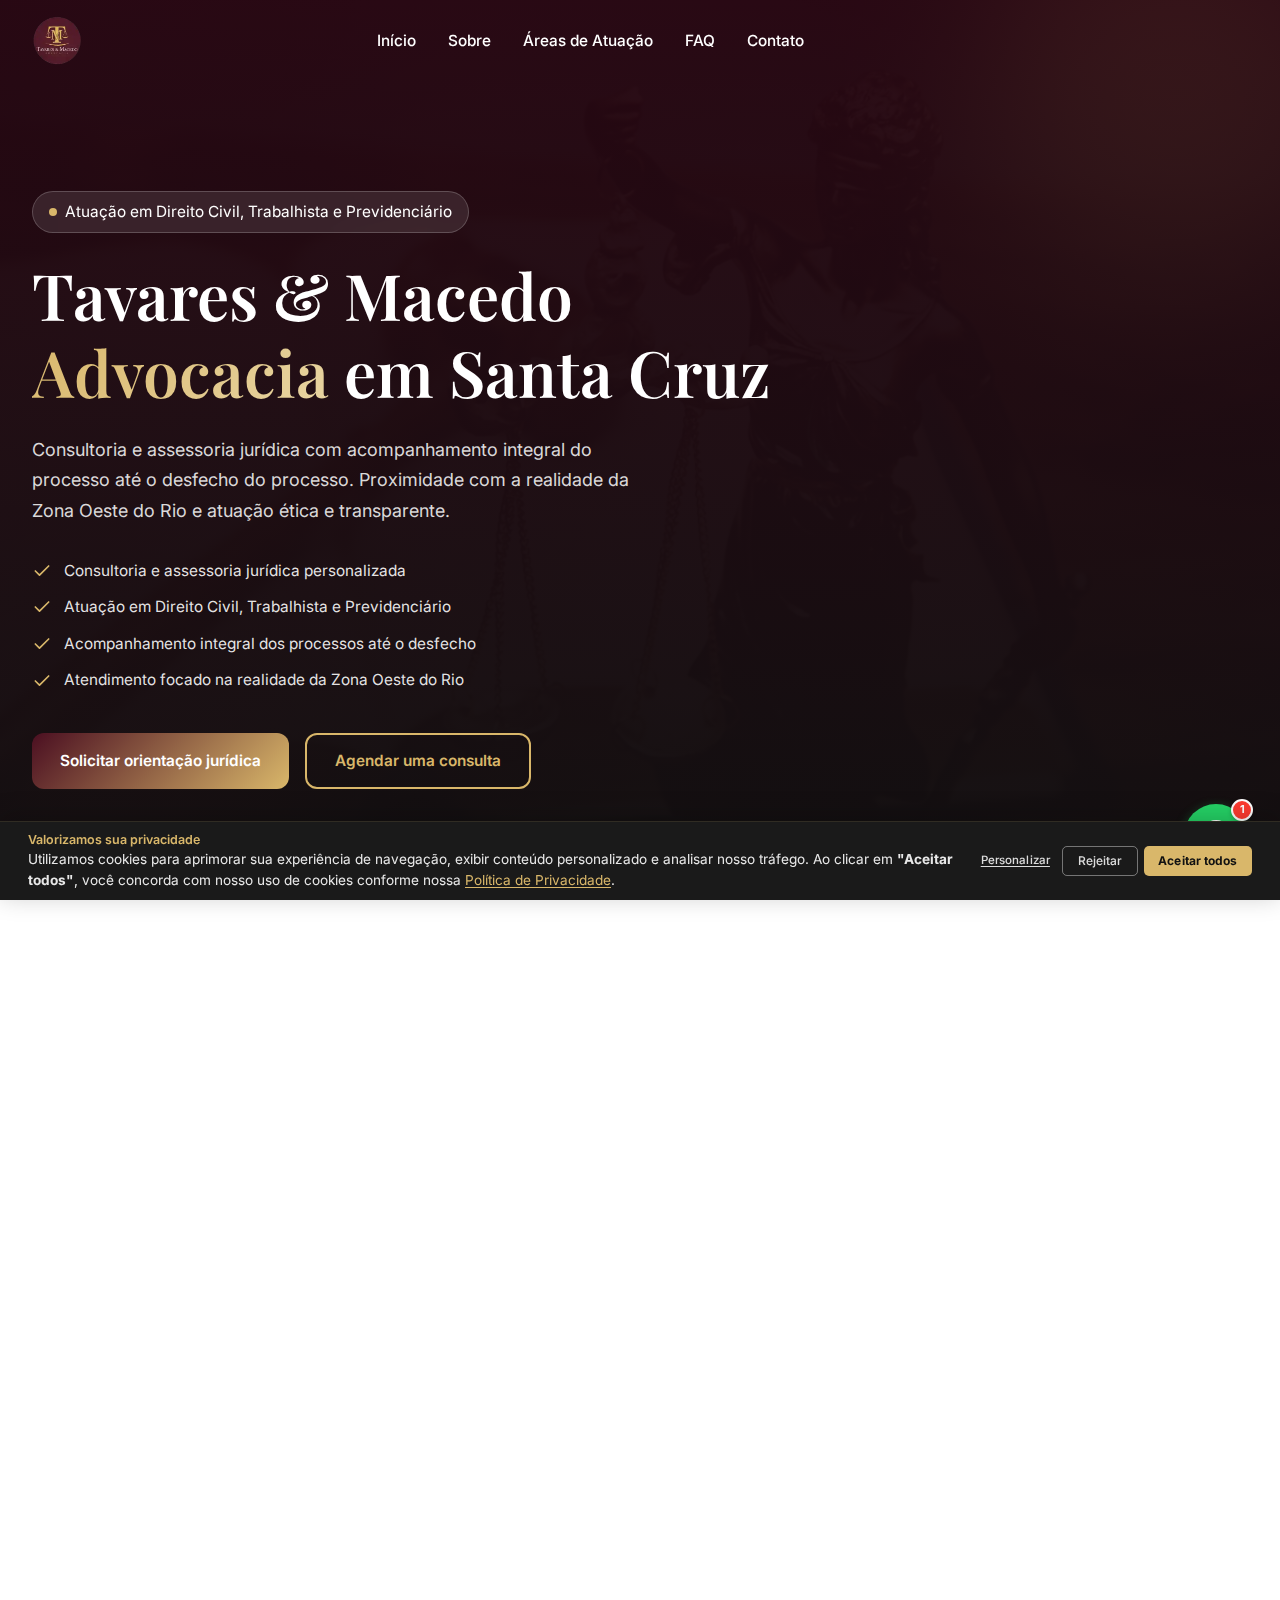
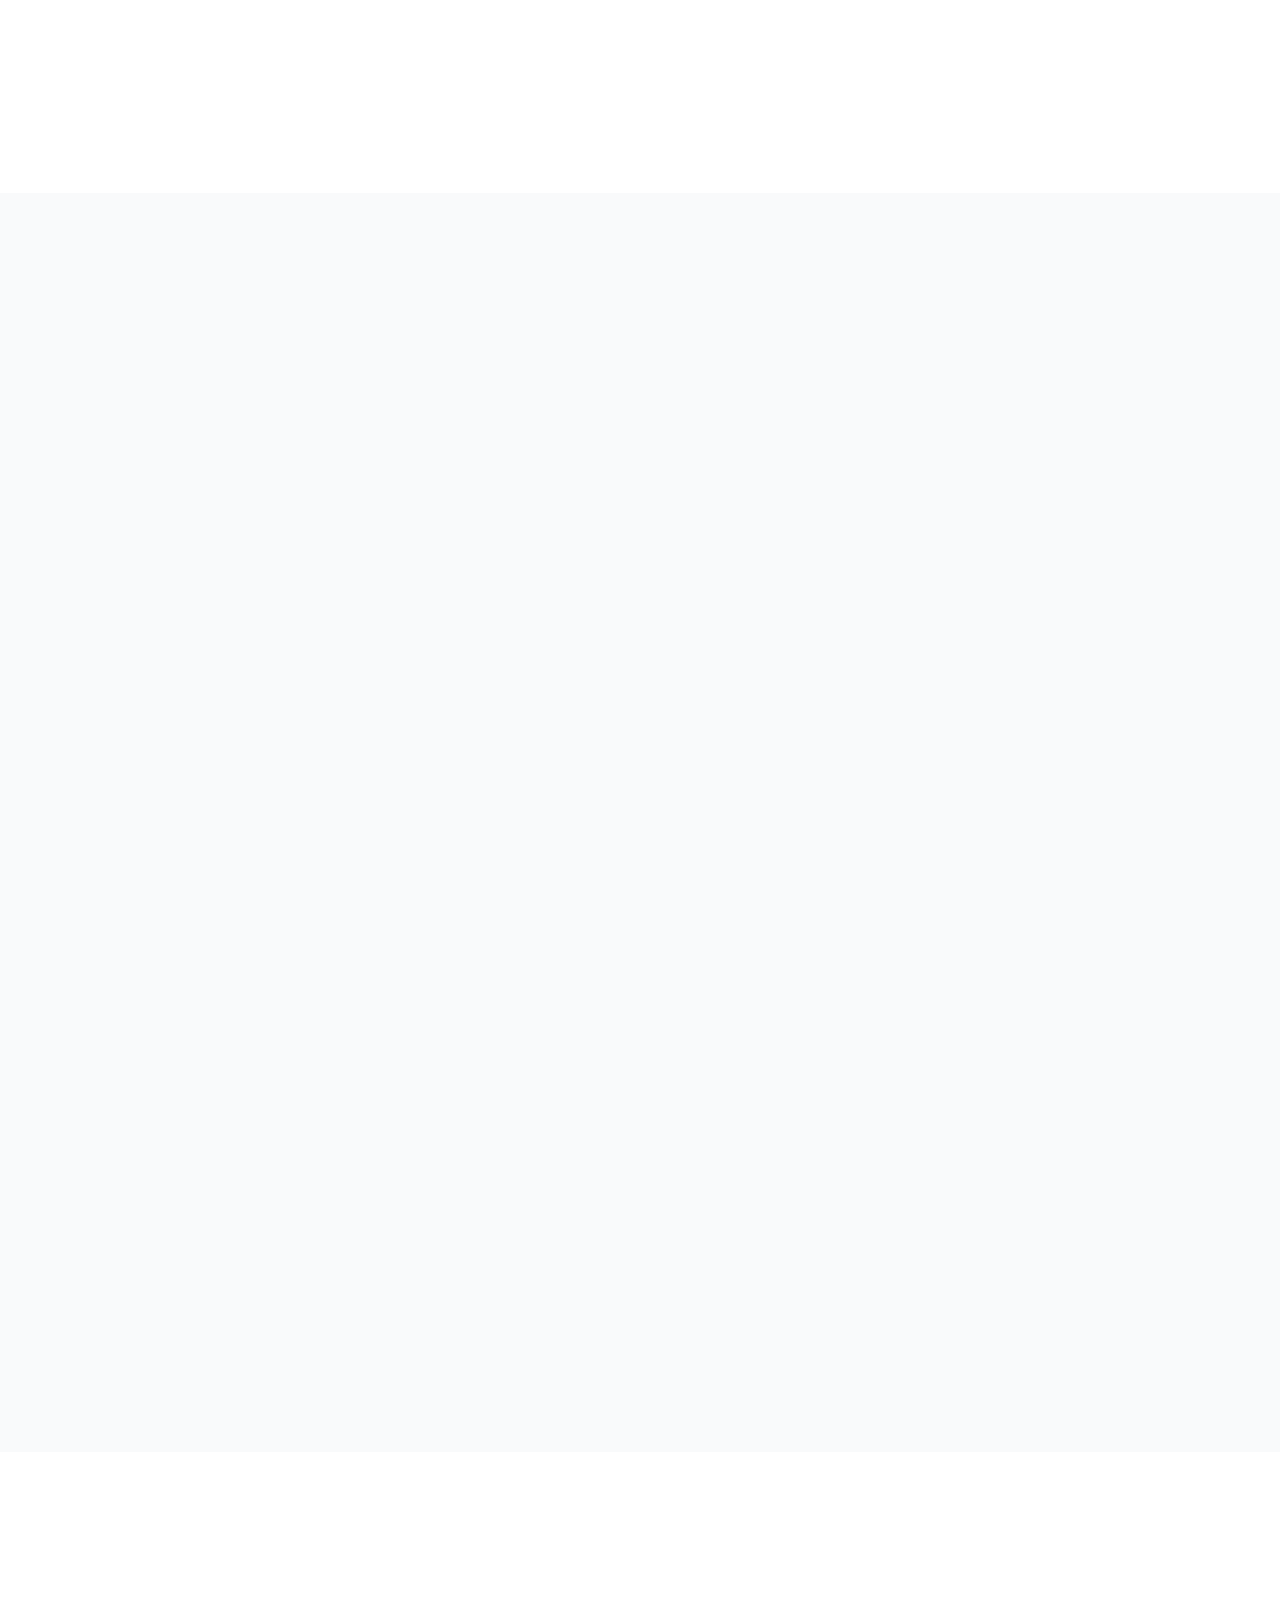
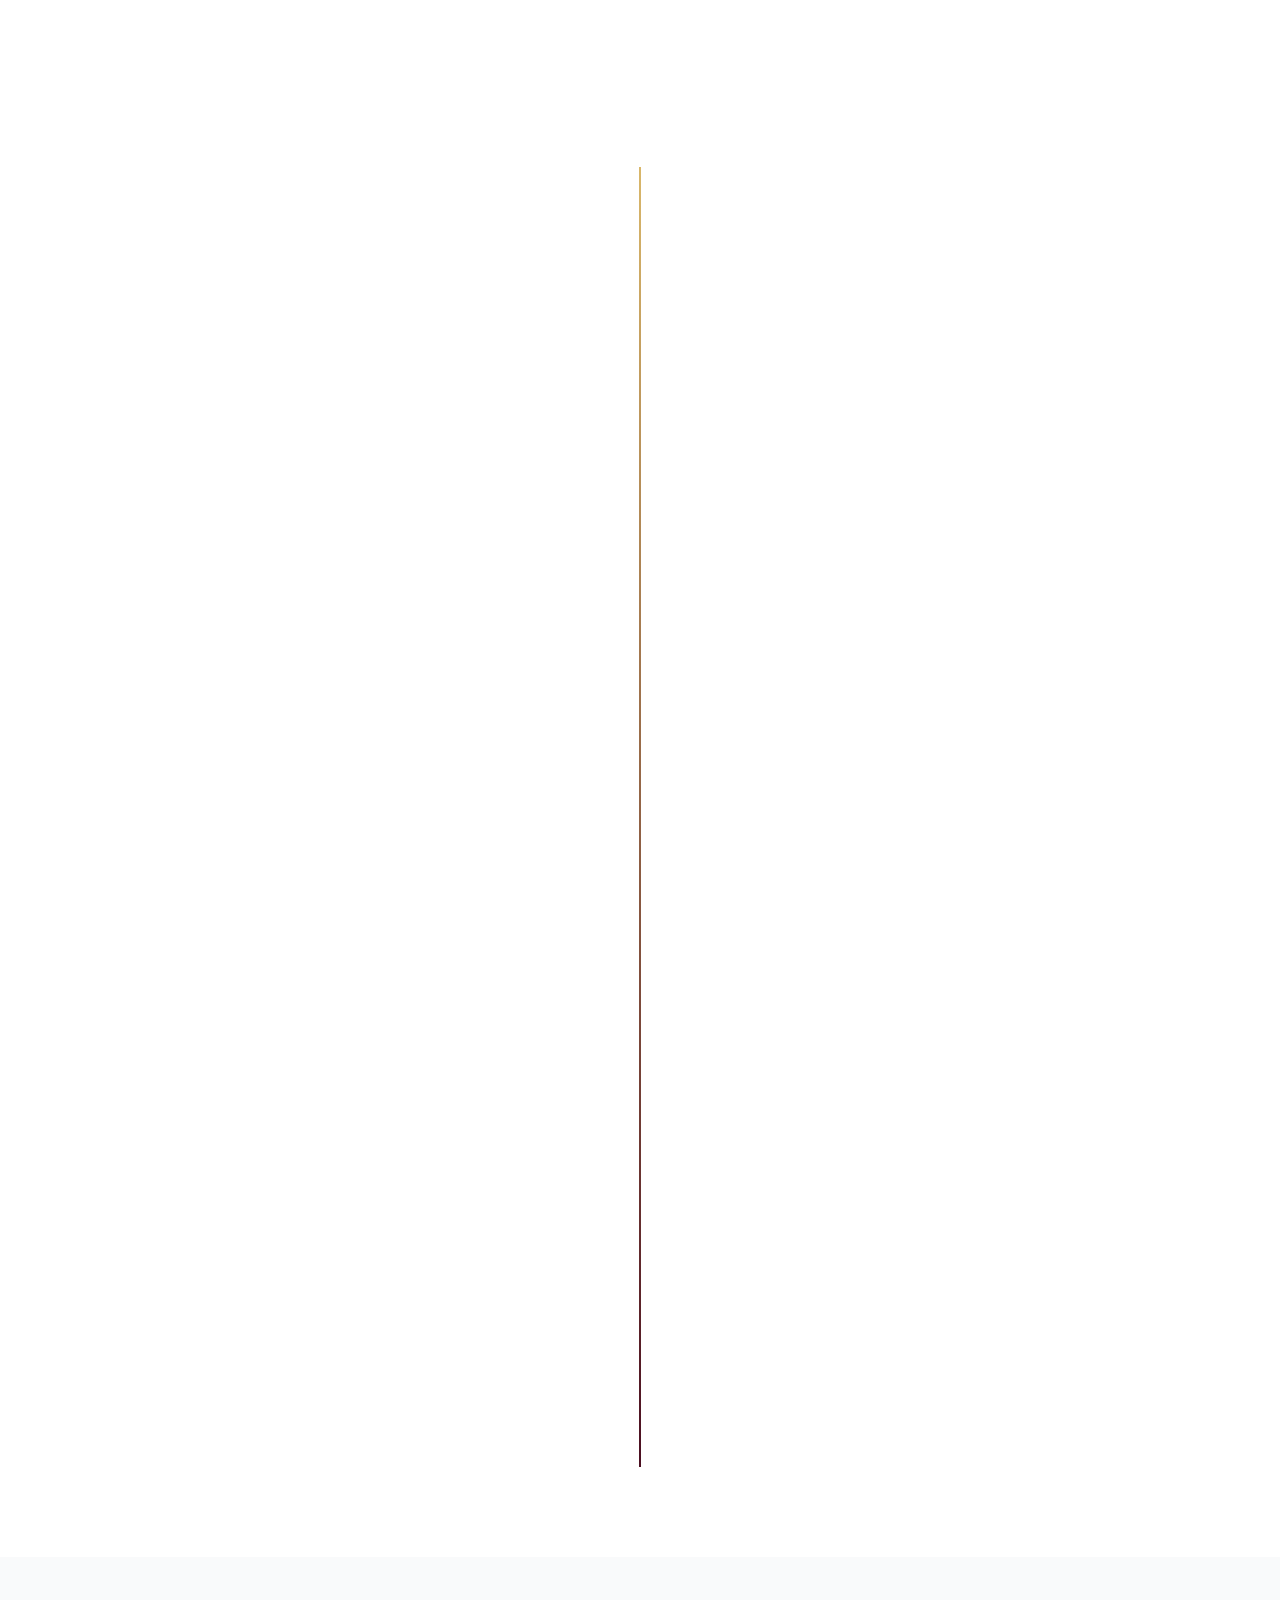
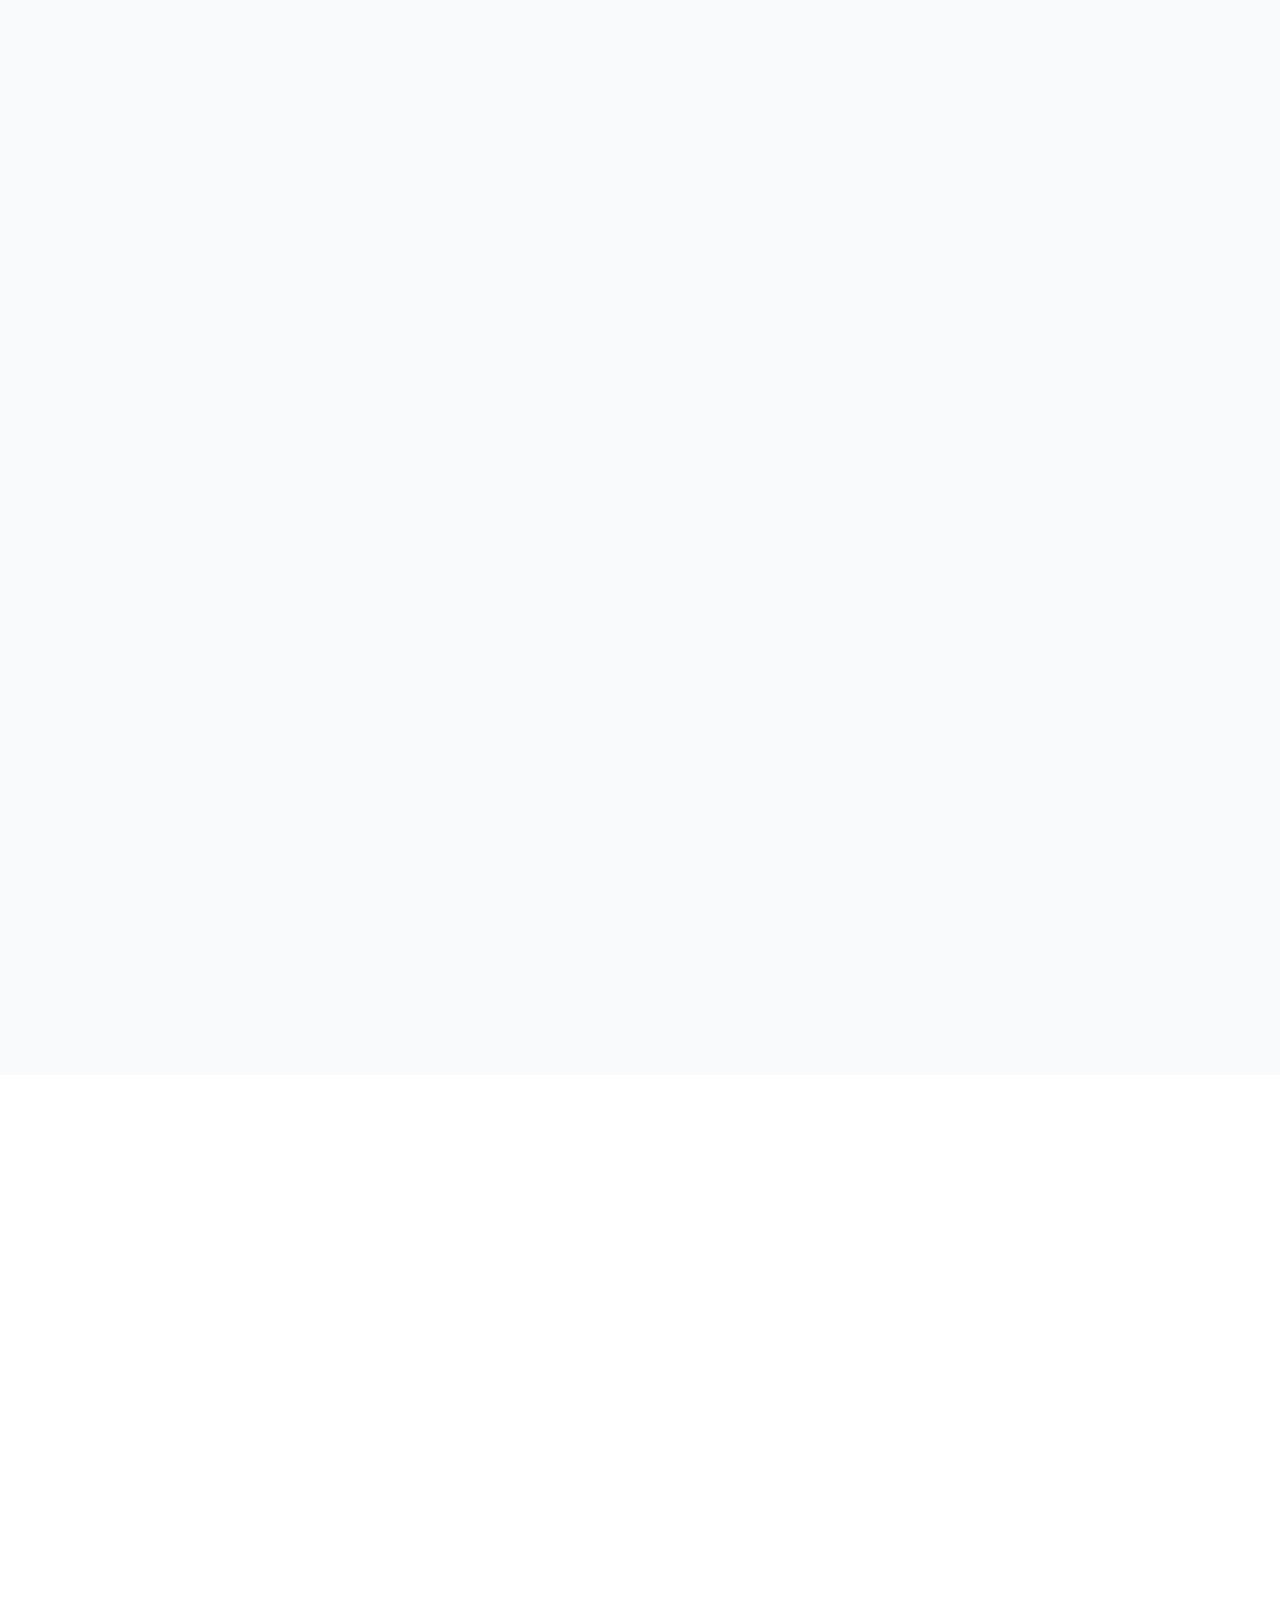
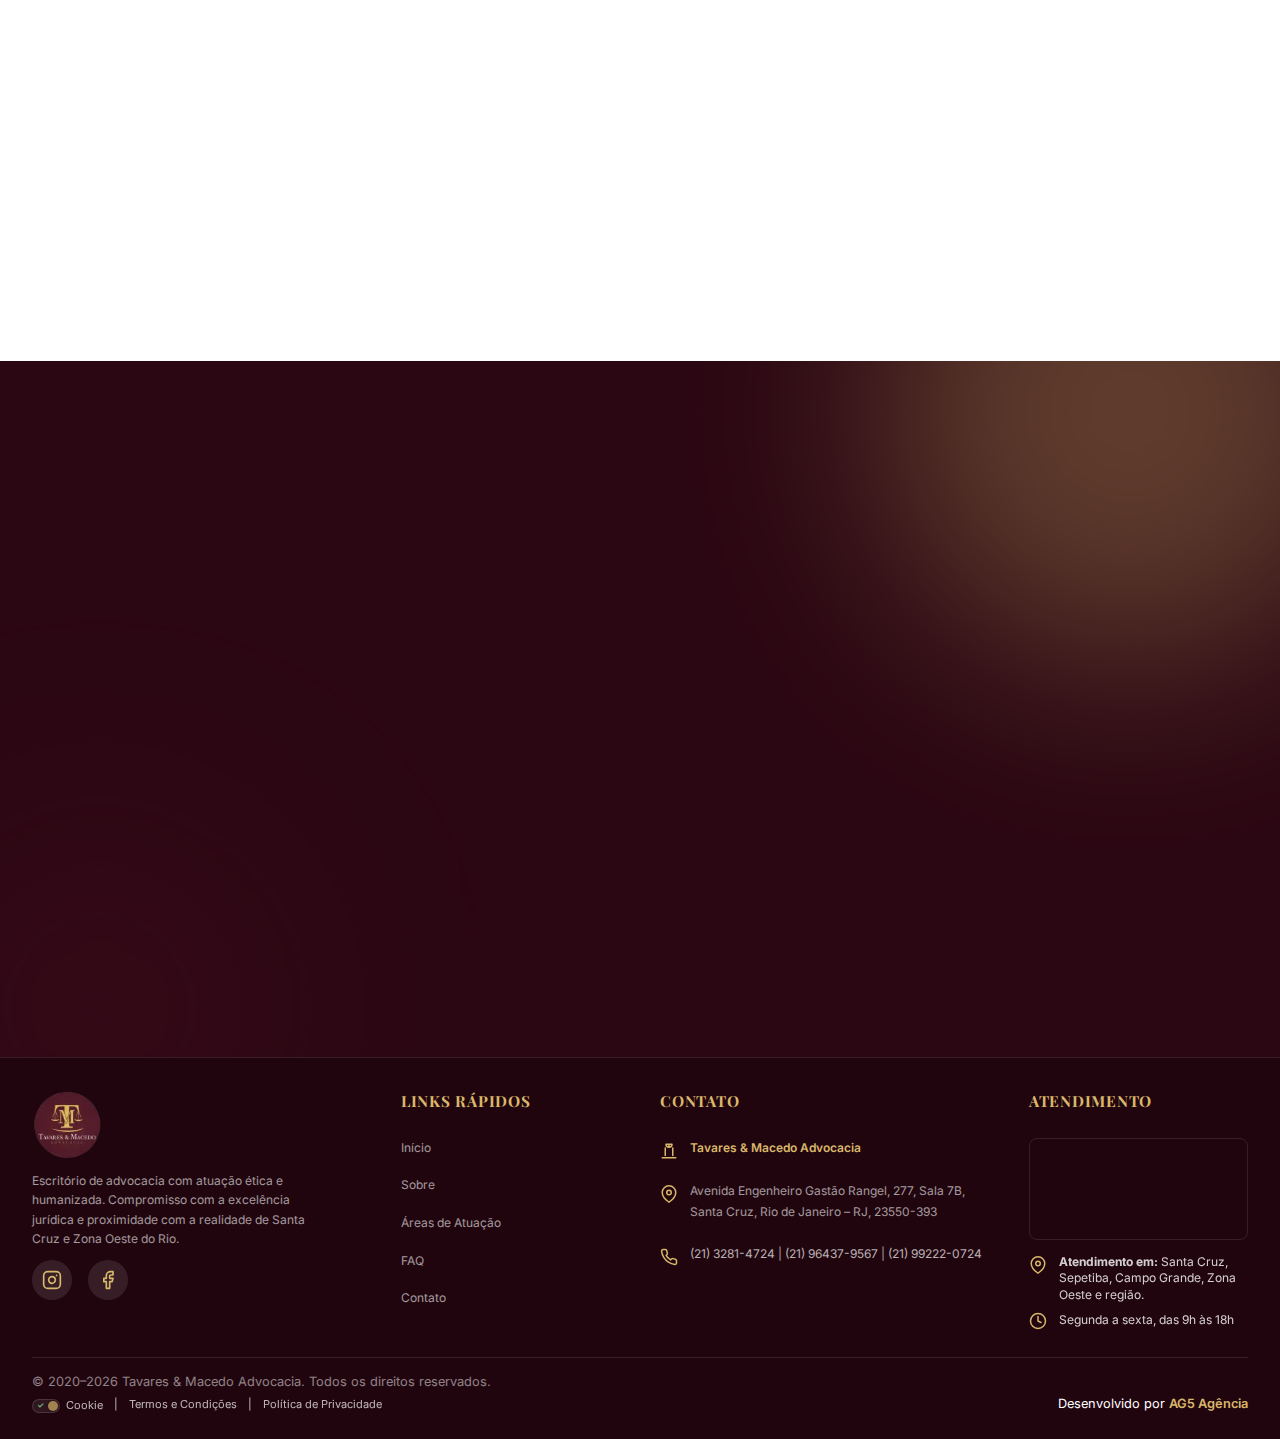
<file: index.html>
<!DOCTYPE html>
<html lang="pt-BR">

<head>
  <meta charset="UTF-8">
  <meta name="viewport" content="width=device-width, initial-scale=1.0">

  <!-- SEO Básico -->
  <title>Tavares & Macedo Advocacia – Direito Civil, Trabalhista e Previdenciário em Santa Cruz – RJ</title>
  <meta name="description"
    content="Escritório de advocacia em Santa Cruz, Rio de Janeiro. Atuação em Direito Civil, Trabalhista e Previdenciário com acompanhamento integral do processo. Consultoria jurídica ética e humanizada.">
  <meta name="keywords"
    content="advogado Santa Cruz RJ, direito trabalhista Santa Cruz, direito previdenciário Zona Oeste RJ, advocacia Rio de Janeiro, consultoria jurídica, assessoria jurídica">
  <meta name="author" content="Tavares & Macedo Advocacia">
  <meta name="robots" content="index, follow">

  <!-- Open Graph -->
  <meta property="og:title" content="Tavares & Macedo Advocacia – Direito Civil, Trabalhista e Previdenciário">
  <meta property="og:description"
    content="Escritório de advocacia em Santa Cruz, Rio de Janeiro. Atuação ética e humanizada nas áreas Civil, Trabalhista e Previdenciário.">
  <meta property="og:type" content="website">
  <meta property="og:url" content="http://www.tavaresemacedo.ag5agencia.site">
  <meta property="og:image"
    content="http://www.tavaresemacedo.ag5agencia.site/Imagens%20-%20Tavares%20e%20Macedo/advocacia_11zon%20(1).webp">
  <meta property="og:image:width" content="800">
  <meta property="og:image:height" content="400">
  <meta property="og:image:type" content="image/webp">
  <meta property="og:locale" content="pt_BR">

  <!-- Twitter Card -->
  <meta name="twitter:card" content="summary_large_image">
  <meta name="twitter:title" content="Tavares & Macedo Advocacia">
  <meta name="twitter:description"
    content="Escritório de advocacia em Santa Cruz, Rio de Janeiro. Atuação em Direito Civil, Trabalhista e Previdenciário.">
  <meta name="twitter:image"
    content="http://www.tavaresemacedo.ag5agencia.site/Imagens%20-%20Tavares%20e%20Macedo/advocacia_11zon%20(1).webp">

  <!-- Favicon -->
  <link rel="icon" type="image/x-icon"
    href="Imagens%20-%20Tavares%20e%20Macedo/icon-tavares-e-macedo-advocacia-escritorio-juridico-rio-de-janeiro-favicon.ico">
  <link rel="apple-touch-icon"
    href="Imagens%20-%20Tavares%20e%20Macedo/logo-tavares-e-macedo-advocacia-escritorio-juridico-rio-de-janeiro-192.webp">

  <!-- Preload LCP Image para otimizar Performance -->
  <link rel="preload" as="image" href="Imagens%20-%20Tavares%20e%20Macedo/advocacia_11zon.webp">

  <!-- SEO Fix: Canonical Link -->
  <link rel="canonical" href="http://www.tavaresemacedo.ag5agencia.site">

  <link rel="preconnect" href="https://fonts.googleapis.com">
  <link rel="preconnect" href="https://fonts.gstatic.com" crossorigin>
  <link rel="preload" as="style"
    href="https://fonts.googleapis.com/css2?family=Inter:wght@300;400;500;600;700&family=Playfair+Display:wght@400;500;600;700&display=swap">
  <link rel="stylesheet"
    href="https://fonts.googleapis.com/css2?family=Inter:wght@300;400;500;600;700&family=Playfair+Display:wght@400;500;600;700&display=swap"
    media="print" onload="this.media='all'">
  <noscript>
    <link rel="stylesheet"
      href="https://fonts.googleapis.com/css2?family=Inter:wght@300;400;500;600;700&family=Playfair+Display:wght@400;500;600;700&display=swap">
  </noscript>

  <!-- Styles -->
  <link rel="preload" as="style" href="style.css">
  <link rel="stylesheet" href="style.css">
  <link rel="preload" as="style" href="cookie-banner.css">
  <link rel="stylesheet" href="cookie-banner.css" media="print" onload="this.media='all'">
  <noscript>
    <link rel="stylesheet" href="cookie-banner.css">
  </noscript>

  <!-- Schema.org JSON-LD -->
  <script type="application/ld+json">
  {
    "@context": "https://schema.org",
    "@graph": [
      {
        "@type": "LegalService",
        "@id": "http://www.tavaresemacedo.ag5agencia.site/#negocio",
        "name": "Tavares & Macedo Advocacia – Direito Civil, Trabalhista e Previdenciário em Santa Cruz – RJ",
        "alternateName": "Tavares & Macedo Advocacia",
        "legalName": "[placeholder]",
        "url": "http://www.tavaresemacedo.ag5agencia.site",
        "logo": "http://www.tavaresemacedo.ag5agencia.site/Imagens%20-%20Tavares%20e%20Macedo/logo-tavares-e-macedo-advocacia-escritorio-juridico-rio-de-janeiro-512_11zon.webp",
        "image": [
          "http://www.tavaresemacedo.ag5agencia.site/Imagens%20-%20Tavares%20e%20Macedo/advocacia_11zon (1).webp"
        ],
        "description": "Escritório de advocacia em Santa Cruz, Rio de Janeiro. Atuação em Direito Civil, Trabalhista e Previdenciário.",
        "telephone": [
          "+55-21-3281-4724",
          "+55-21-96437-9567",
          "+55-21-99222-0724"
        ],
        "email": "tavaresemacedo@gmail.com",
        "priceRange": "[placeholder]",
        "currenciesAccepted": "BRL",
        "paymentAccepted": "[placeholder]",
        "foundingDate": "2020-06-06",
        "address": {
          "@type": "PostalAddress",
          "streetAddress": "Avenida Engenheiro Gastão Rangel, 277, Sala 7B",
          "addressLocality": "Rio de Janeiro",
          "addressRegion": "RJ",
          "postalCode": "23550-000",
          "addressCountry": "BR"
        },
        "geo": {
          "@type": "GeoCoordinates",
          "latitude": "-22.9294",
          "longitude": "-43.6819"
        },
        "openingHoursSpecification": [
          {
            "@type": "OpeningHoursSpecification",
            "dayOfWeek": ["Monday", "Tuesday", "Wednesday", "Thursday", "Friday"],
            "opens": "09:00",
            "closes": "18:00"
          }
        ],
        "areaServed": [
          {
            "@type": "City",
            "name": "Rio de Janeiro",
            "containedInPlace": {
              "@type": "State",
              "name": "Rio de Janeiro"
            }
          },
          { "@type": "Place", "name": "Santa Cruz" },
          { "@type": "Place", "name": "Sepetiba" },
          { "@type": "Place", "name": "Paciência" },
          { "@type": "Place", "name": "Guaratiba" },
          { "@type": "Place", "name": "Cosmos" },
          { "@type": "Place", "name": "Campo Grande" }
        ],
        "hasOfferCatalog": {
          "@type": "OfferCatalog",
          "name": "Serviços de Tavares & Macedo Advocacia",
          "itemListElement": [
            {
              "@type": "Offer",
              "itemOffered": {
                "@type": "Service",
                "name": "Direito Civil",
                "description": "Atuação em demandas cíveis, como contratos, cobranças, responsabilidade civil e conflitos envolvendo bens e relações obrigacionais.",
                "areaServed": "Rio de Janeiro – RJ",
                "provider": { "@id": "http://www.tavaresemacedo.ag5agencia.site/#negocio" }
              }
            },
            {
              "@type": "Offer",
              "itemOffered": {
                "@type": "Service",
                "name": "Direito Trabalhista",
                "description": "Orientação e atuação em ações trabalhistas, desde o esclarecimento de direitos trabalhistas até a condução de processos perante a Justiça do Trabalho.",
                "areaServed": "Rio de Janeiro – RJ",
                "provider": { "@id": "http://www.tavaresemacedo.ag5agencia.site/#negocio" }
              }
            },
            {
              "@type": "Offer",
              "itemOffered": {
                "@type": "Service",
                "name": "Direito Previdenciário",
                "description": "Atuação em benefícios previdenciários, pedidos de aposentadoria, revisões e regularização de situações perante o INSS.",
                "areaServed": "Rio de Janeiro – RJ",
                "provider": { "@id": "http://www.tavaresemacedo.ag5agencia.site/#negocio" }
              }
            },
            {
              "@type": "Offer",
              "itemOffered": {
                "@type": "Service",
                "name": "Consultoria e Assessoria Jurídica",
                "description": "Atendimento preventivo para evitar litígios, elaboração e revisão de contratos, pareceres jurídicos e orientação personalizada.",
                "areaServed": "Rio de Janeiro – RJ",
                "provider": { "@id": "http://www.tavaresemacedo.ag5agencia.site/#negocio" }
              }
            }
          ]
        },
        "sameAs": [
          "[placeholder]",
          "https://www.instagram.com/tavaresemacedo",
          "https://www.facebook.com/tavaresemacedo/",
          "[placeholder]"
        ]
      },
      {
        "@type": "WebSite",
        "@id": "http://www.tavaresemacedo.ag5agencia.site/#website",
        "url": "http://www.tavaresemacedo.ag5agencia.site",
        "name": "Tavares & Macedo Advocacia",
        "publisher": { "@id": "http://www.tavaresemacedo.ag5agencia.site/#negocio" },
        "inLanguage": "pt-BR"
      },
      {
        "@type": "WebPage",
        "@id": "http://www.tavaresemacedo.ag5agencia.site/#webpage",
        "url": "http://www.tavaresemacedo.ag5agencia.site",
        "name": "Tavares & Macedo Advocacia – Direito Civil, Trabalhista e Previdenciário em Santa Cruz – RJ",
        "description": "Escritório de advocacia em Santa Cruz, Rio de Janeiro. Atuação em Direito Civil, Trabalhista e Previdenciário.",
        "isPartOf": { "@id": "http://www.tavaresemacedo.ag5agencia.site/#website" },
        "about": { "@id": "http://www.tavaresemacedo.ag5agencia.site/#negocio" },
        "inLanguage": "pt-BR",
        "datePublished": "[placeholder]",
        "dateModified": "[placeholder]"
      },
      {
        "@type": "FAQPage",
        "@id": "http://www.tavaresemacedo.ag5agencia.site/#faq",
        "mainEntity": [
          {
            "@type": "Question",
            "name": "Qual o valor do serviço?",
            "acceptedAnswer": { "@type": "Answer", "text": "O valor varia conforme o tipo de serviço e o tempo demandado para a solução do caso. Durante a primeira conversa, apresentamos uma proposta transparente de honorários, considerando a complexidade da demanda e o trabalho envolvido." }
          },
          {
            "@type": "Question",
            "name": "Como funciona o primeiro atendimento?",
            "acceptedAnswer": { "@type": "Answer", "text": "O primeiro contato pode ser feito por telefone, WhatsApp ou formulário. Nessa conversa inicial, ouvimos sua situação, fazemos uma pré-avaliação e orientamos sobre os próximos passos. Caso seja necessário, agendamos uma consulta mais detalhada para análise completa do caso." }
          },
          {
            "@type": "Question",
            "name": "Quais documentos geralmente preciso separar?",
            "acceptedAnswer": { "@type": "Answer", "text": "Os documentos variam conforme a área de atuação. De forma geral, são úteis: documentos pessoais (RG, CPF, comprovante de residência), documentos relacionados ao caso (contratos, comprovantes de pagamento, cartas, e-mails) e, quando aplicável, documentos trabalhistas ou previdenciários. Orientamos sobre a documentação necessária durante o primeiro contato." }
          },
          {
            "@type": "Question",
            "name": "O escritório atende apenas presencialmente ou também online?",
            "acceptedAnswer": { "@type": "Answer", "text": "Os formatos de atendimento são combinados com o cliente no contato inicial, buscando sempre conciliar comodidade e sigilo profissional. Oferecemos atendimento presencial em nosso escritório em Santa Cruz e, quando adequado, realizamos consultas por videoconferência ou acompanhamos processos de forma remota." }
          },
          {
            "@type": "Question",
            "name": "Meu caso é sigiloso?",
            "acceptedAnswer": { "@type": "Answer", "text": "Sim. O sigilo profissional é um dever fundamental do advogado, garantido pelo Estatuto da OAB. Todas as informações e documentos compartilhados são tratados com estrita confidencialidade, resguardando sua privacidade e interesses durante todo o processo." }
          },
          {
            "@type": "Question",
            "name": "Quanto tempo dura um processo?",
            "acceptedAnswer": { "@type": "Answer", "text": "A duração de um processo judicial varia conforme a complexidade do caso, a área de atuação e a movimentação da Justiça. Durante nossa conversa inicial, explicamos de forma realista quais são os prazos médios para cada tipo de demanda, mantendo você informado sobre cada etapa do andamento processual." }
          }
        ]
      }
    ]
  }
  </script>
</head>

<body>
  <!-- HEADER FIXO -->
  <header class="header" id="header">
    <div class="container header-container">
      <a href="#inicio" class="logo">
        <img
          src="Imagens%20-%20Tavares%20e%20Macedo/logo-tavares-e-macedo-advocacia-escritorio-juridico-rio-de-janeiro-192_11zon.webp"
          alt="Tavares & Macedo Advocacia Logo" width="150" height="60">
      </a>

      <nav class="nav-desktop" aria-label="Navegação principal">
        <ul class="nav-list">
          <li><a href="#inicio" class="nav-link">Início</a></li>
          <li><a href="#sobre" class="nav-link">Sobre</a></li>
          <li><a href="#areas" class="nav-link">Áreas de Atuação</a></li>

          <li><a href="#faq" class="nav-link">FAQ</a></li>
          <li><a href="#contato" class="nav-link">Contato</a></li>
        </ul>
      </nav>



      <button class="menu-toggle" id="menuToggle" aria-label="Abrir menu" aria-expanded="false"
        aria-controls="mobileMenu">
        <span class="hamburger"></span>
        <span class="hamburger"></span>
        <span class="hamburger"></span>
      </button>
    </div>
  </header>

  <!-- MENU MOBILE OVERLAY -->
  <div class="mobile-menu" id="mobileMenu" aria-hidden="true">
    <nav aria-label="Navegação mobile">
      <ul class="mobile-nav-list">
        <li><a href="#inicio" class="mobile-nav-link">Início</a></li>
        <li><a href="#sobre" class="mobile-nav-link">Sobre</a></li>
        <li><a href="#areas" class="mobile-nav-link">Áreas de Atuação</a></li>

        <li><a href="#faq" class="mobile-nav-link">FAQ</a></li>
        <li><a href="#contato" class="mobile-nav-link">Contato</a></li>
      </ul>
    </nav>
    <a href="#contato" class="btn btn-accent btn-mobile">Fale com nossa equipe</a>
  </div>

  <main>
    <!-- HERO SECTION -->
    <section class="hero" id="inicio">
      <div class="hero-bg">
        <div class="hero-overlay"></div>
        <div class="hero-shape hero-shape-1"></div>
        <div class="hero-shape hero-shape-2"></div>
      </div>

      <div class="container hero-container">
        <div class="hero-content">
          <span class="badge">
            <span class="badge-dot"></span>
            Atuação em Direito Civil, Trabalhista e Previdenciário
          </span>

          <h1 class="hero-title">
            Tavares & Macedo <span class="text-gradient">Advocacia</span> em Santa Cruz
          </h1>

          <p class="hero-subtitle">
            Consultoria e assessoria jurídica com acompanhamento integral do processo até o desfecho do processo.
            Proximidade com a realidade da Zona Oeste do Rio e atuação ética e transparente.
          </p>

          <ul class="hero-list">
            <li>
              <svg class="icon" viewBox="0 0 24 24" fill="none" stroke="currentColor" stroke-width="2"
                stroke-linecap="round" stroke-linejoin="round">
                <polyline points="20 6 9 17 4 12"></polyline>
              </svg>
              Consultoria e assessoria jurídica personalizada
            </li>
            <li>
              <svg class="icon" viewBox="0 0 24 24" fill="none" stroke="currentColor" stroke-width="2"
                stroke-linecap="round" stroke-linejoin="round">
                <polyline points="20 6 9 17 4 12"></polyline>
              </svg>
              Atuação em Direito Civil, Trabalhista e Previdenciário
            </li>
            <li>
              <svg class="icon" viewBox="0 0 24 24" fill="none" stroke="currentColor" stroke-width="2"
                stroke-linecap="round" stroke-linejoin="round">
                <polyline points="20 6 9 17 4 12"></polyline>
              </svg>
              Acompanhamento integral dos processos até o desfecho
            </li>
            <li>
              <svg class="icon" viewBox="0 0 24 24" fill="none" stroke="currentColor" stroke-width="2"
                stroke-linecap="round" stroke-linejoin="round">
                <polyline points="20 6 9 17 4 12"></polyline>
              </svg>
              Atendimento focado na realidade da Zona Oeste do Rio
            </li>
          </ul>

          <div class="hero-ctas">
            <a href="#contato" class="btn btn-gradient">Solicitar orientação jurídica</a>
            <a href="#contato" class="btn btn-outline">Agendar uma consulta</a>
          </div>
        </div>
      </div>

    </section>

    <!-- ÁREAS DE ATUAÇÃO -->
    <section class="areas section" id="areas">
      <div class="container">
        <div class="section-header reveal">
          <span class="section-tag">Nossas Especialidades</span>
          <h2 class="section-title">Áreas de Atuação</h2>
          <p class="section-description">
            Atuamos de forma ética e técnica nas principais áreas do Direito,
            oferecendo soluções jurídicas adequadas às necessidades de cada caso.
          </p>
        </div>

        <div class="areas-grid">
          <article class="area-card reveal">
            <div class="area-icon">
              <svg viewBox="0 0 24 24" fill="none" stroke="currentColor" stroke-width="1.5" stroke-linecap="round"
                stroke-linejoin="round">
                <path d="M14 2H6a2 2 0 0 0-2 2v16a2 2 0 0 0 2 2h12a2 2 0 0 0 2-2V8z"></path>
                <polyline points="14 2 14 8 20 8"></polyline>
                <line x1="16" y1="13" x2="8" y2="13"></line>
                <line x1="16" y1="17" x2="8" y2="17"></line>
                <polyline points="10 9 9 9 8 9"></polyline>
              </svg>
            </div>
            <h3 class="area-title">Direito Civil</h3>
            <p class="area-description">
              Atuação em demandas cíveis, como contratos, cobranças, responsabilidade civil
              e conflitos envolvendo bens e relações obrigacionais. Orientação jurídica
              para proteção de direitos patrimoniais e pessoais.
            </p>
            <a href="https://wa.me/552132814724?text=Olá, vim através do site e gostaria de saber mais sobre Direito Civil."
              class="btn-text-link" target="_blank" rel="noopener noreferrer">
              Falar sobre Direito Civil
              <svg viewBox="0 0 24 24" fill="none" stroke="currentColor" stroke-width="2" stroke-linecap="round"
                stroke-linejoin="round" width="16" height="16">
                <path d="M5 12h14M12 5l7 7-7 7" />
              </svg>
            </a>
          </article>

          <article class="area-card reveal">
            <div class="area-icon">
              <svg viewBox="0 0 24 24" fill="none" stroke="currentColor" stroke-width="1.5" stroke-linecap="round"
                stroke-linejoin="round">
                <rect x="2" y="7" width="20" height="14" rx="2" ry="2"></rect>
                <path d="M16 21V5a2 2 0 0 0-2-2h-4a2 2 0 0 0-2 2v16"></path>
              </svg>
            </div>
            <h3 class="area-title">Direito Trabalhista</h3>
            <p class="area-description">
              Orientação e atuação em ações trabalhistas, desde o esclarecimento de direitos
              trabalhistas até a condução de processos perante a Justiça do Trabalho.
              Atendimento a trabalhadores e empregadores.
            </p>
            <a href="https://wa.me/552132814724?text=Olá, vim através do site e gostaria de saber mais sobre Direito Trabalhista."
              class="btn-text-link" target="_blank" rel="noopener noreferrer">
              Falar sobre Direito Trabalhista
              <svg viewBox="0 0 24 24" fill="none" stroke="currentColor" stroke-width="2" stroke-linecap="round"
                stroke-linejoin="round" width="16" height="16">
                <path d="M5 12h14M12 5l7 7-7 7" />
              </svg>
            </a>
          </article>

          <article class="area-card reveal">
            <div class="area-icon">
              <svg viewBox="0 0 24 24" fill="none" stroke="currentColor" stroke-width="1.5" stroke-linecap="round"
                stroke-linejoin="round">
                <circle cx="12" cy="12" r="10"></circle>
                <line x1="2" y1="12" x2="22" y2="12"></line>
                <path d="M12 2a15.3 15.3 0 0 1 4 10 15.3 15.3 0 0 1-4 10 15.3 15.3 0 0 1-4-10 15.3 15.3 0 0 1 4-10z">
                </path>
              </svg>
            </div>
            <h3 class="area-title">Direito Previdenciário</h3>
            <p class="area-description">
              Atuação em benefícios previdenciários, pedidos de aposentadoria, revisões
              e regularização de situações perante o INSS. Acompanhamento em processos
              administrativos e judiciais previdenciários.
            </p>
            <a href="https://wa.me/552132814724?text=Olá, vim através do site e gostaria de saber mais sobre Direito Previdenciário."
              class="btn-text-link" target="_blank" rel="noopener noreferrer">
              Falar sobre Direito Previdenciário
              <svg viewBox="0 0 24 24" fill="none" stroke="currentColor" stroke-width="2" stroke-linecap="round"
                stroke-linejoin="round" width="16" height="16">
                <path d="M5 12h14M12 5l7 7-7 7" />
              </svg>
            </a>
          </article>

          <article class="area-card reveal">
            <div class="area-icon">
              <svg viewBox="0 0 24 24" fill="none" stroke="currentColor" stroke-width="1.5" stroke-linecap="round"
                stroke-linejoin="round">
                <path d="M12 22s8-4 8-10V5l-8-3-8 3v7c0 6 8 10 8 10z"></path>
                <path d="m9 12 2 2 4-4"></path>
              </svg>
            </div>
            <h3 class="area-title">Consultoria e Assessoria Jurídica</h3>
            <p class="area-description">
              Atendimento preventivo para evitar litígios, elaboração e revisão de contratos,
              pareceres jurídicos e orientação personalizada para pessoas físicas e jurídicas.
              Soluções jurídicas estratégicas e preventivas.
            </p>
            <a href="https://wa.me/552132814724?text=Olá, vim através do site e gostaria de solicitar uma consultoria jurídica."
              class="btn-text-link" target="_blank" rel="noopener noreferrer">
              Solicitar Consultoria
              <svg viewBox="0 0 24 24" fill="none" stroke="currentColor" stroke-width="2" stroke-linecap="round"
                stroke-linejoin="round" width="16" height="16">
                <path d="M5 12h14M12 5l7 7-7 7" />
              </svg>
            </a>
          </article>
        </div>
      </div>
    </section>

    <!-- SOBRE O ESCRITÓRIO -->
    <section class="sobre section section-alt" id="sobre">
      <div class="container">
        <div class="sobre-grid">
          <div class="sobre-image reveal">
            <div class="image-wrapper">
              <!-- Lighthouse/PageSpeed fix: added width/height to image to avoid CLS -->
              <img data-src="Imagens%20-%20Tavares%20e%20Macedo/advocacia_11zon (1).webp"
                alt="Escritório de Advocacia Tavares & Macedo - Equipe em atendimento" class="lazy-img" loading="lazy"
                width="800" height="400">
              <div class="image-decoration"></div>
            </div>
          </div>

          <div class="sobre-content reveal">
            <span class="section-tag">Nossa História</span>
            <h2 class="section-title">Sobre o Escritório</h2>

            <div class="sobre-text">
              <p>
                O Tavares & Macedo Advocacia nasceu da amizade de duas advogadas que se conheceram
                durante a graduação em Direito, em 2013. Após anos de convivência acadêmica e
                profissional, em <strong>6 de junho de 2020</strong>, decidiram realizar um sonho
                em comum: abrir um escritório próprio.
              </p>
              <p>
                Sem herança, sem indicações pré-estabelecidas e sem capital inicial, iniciaram
                essa jornada com muito esforço, dedicação e fé. Cada cliente conquistado, cada
                caso atendido, foi construído com trabalho honesto e compromisso com a ética profissional.
              </p>
              <p>
                Nossa missão é oferecer consultoria e assessoria jurídica com acompanhamento
                integral do processo até a solução final, mantendo proximidade com a realidade
                da comunidade da Zona Oeste do Rio de Janeiro.
              </p>
            </div>

            <div class="sobre-stats">
              <div class="stat-item">
                <span class="stat-number">2020</span>
                <span class="stat-label">Fundação em Santa Cruz – RJ</span>
              </div>
              <div class="stat-divider"></div>
              <div class="stat-item">
                <span class="stat-text">Civil, Trabalhista e Previdenciário</span>
                <span class="stat-label">Áreas de Atuação</span>
              </div>
            </div>
          </div>
        </div>
      </div>
    </section>

    <!-- COMO TRABALHAMOS -->
    <section class="processo section" id="como-trabalhamos">
      <div class="container">
        <div class="section-header reveal">
          <span class="section-tag">Nosso Método</span>
          <h2 class="section-title">Como Trabalhamos</h2>
          <p class="section-description">
            Acompanhamos cada etapa do seu caso com transparência e dedicação,
            mantendo você informado durante todo o processo.
          </p>
        </div>

        <div class="timeline">
          <div class="timeline-item reveal">
            <div class="timeline-number">01</div>
            <div class="timeline-content">
              <h3 class="timeline-title">Contato Inicial</h3>
              <p class="timeline-description">
                Entre em contato por telefone, WhatsApp ou formulário para apresentar
                sua situação. Faremos uma primeira avaliação para entender suas necessidades
                e orientar sobre os próximos passos.
              </p>
            </div>
          </div>

          <div class="timeline-item reveal">
            <div class="timeline-number">02</div>
            <div class="timeline-content">
              <h3 class="timeline-title">Análise Jurídica do Caso</h3>
              <p class="timeline-description">
                Estudamos os documentos e informações fornecidas para compreender
                os aspectos legais envolvidos. Esta análise nos permite identificar
                as possibilidades e melhor caminho jurídico para sua situação.
              </p>
            </div>
          </div>

          <div class="timeline-item reveal">
            <div class="timeline-number">03</div>
            <div class="timeline-content">
              <h3 class="timeline-title">Apresentação de Estratégias</h3>
              <p class="timeline-description">
                Apresentamos as opções disponíveis, explicando os procedimentos, prazos
                estimados e questões relacionadas aos honorários advocatícios, sempre
                de forma transparente e ética.
              </p>
            </div>
          </div>

          <div class="timeline-item reveal">
            <div class="timeline-number">04</div>
            <div class="timeline-content">
              <h3 class="timeline-title">Propositura da Medida Cabível</h3>
              <p class="timeline-description">
                Após a formalização do contrato e autorização, damos início às ações
                necessárias: propositura de ações judiciais, defesa em processos,
                elaboração de recursos ou manifestações processuais.
              </p>
            </div>
          </div>

          <div class="timeline-item reveal">
            <div class="timeline-number">05</div>
            <div class="timeline-content">
              <h3 class="timeline-title">Acompanhamento Integral</h3>
              <p class="timeline-description">
                Acompanhamos todo o desenvolvimento do processo até seu desfecho,
                mantendo você atualizado sobre andamentos, decisões e providências necessárias
                em cada fase.
              </p>
            </div>
          </div>
        </div>
      </div>
    </section>

    <!-- ATENDIMENTO NA REGIÃO -->
    <section class="regiao section section-alt" id="regiao">
      <div class="container">
        <div class="section-header reveal">
          <span class="section-tag">Presença Local</span>
          <h2 class="section-title">Atendimento Jurídico na Zona Oeste do Rio</h2>
          <p class="section-description">
            Estamos localizados em Santa Cruz e atendemos clientes de toda a região,
            oferecendo proximidade e conhecimento da realidade local.
          </p>
        </div>

        <div class="regiao-grid">
          <div class="regiao-card reveal">
            <div class="regiao-icon">
              <svg viewBox="0 0 24 24" fill="none" stroke="currentColor" stroke-width="2" stroke-linecap="round"
                stroke-linejoin="round">
                <path d="M21 10c0 7-9 13-9 13s-9-6-9-13a9 9 0 0 1 18 0z"></path>
                <circle cx="12" cy="10" r="3"></circle>
              </svg>
            </div>
            <h3 class="regiao-nome">Santa Cruz</h3>
            <p class="regiao-descricao">Sede do escritório</p>
          </div>

          <div class="regiao-card reveal">
            <div class="regiao-icon">
              <svg viewBox="0 0 24 24" fill="none" stroke="currentColor" stroke-width="2" stroke-linecap="round"
                stroke-linejoin="round">
                <path d="M21 10c0 7-9 13-9 13s-9-6-9-13a9 9 0 0 1 18 0z"></path>
                <circle cx="12" cy="10" r="3"></circle>
              </svg>
            </div>
            <h3 class="regiao-nome">Sepetiba</h3>
            <p class="regiao-descricao">Atendimento presencial e online</p>
          </div>

          <div class="regiao-card reveal">
            <div class="regiao-icon">
              <svg viewBox="0 0 24 24" fill="none" stroke="currentColor" stroke-width="2" stroke-linecap="round"
                stroke-linejoin="round">
                <path d="M21 10c0 7-9 13-9 13s-9-6-9-13a9 9 0 0 1 18 0z"></path>
                <circle cx="12" cy="10" r="3"></circle>
              </svg>
            </div>
            <h3 class="regiao-nome">Paciência</h3>
            <p class="regiao-descricao">Atendimento presencial e online</p>
          </div>

          <div class="regiao-card reveal">
            <div class="regiao-icon">
              <svg viewBox="0 0 24 24" fill="none" stroke="currentColor" stroke-width="2" stroke-linecap="round"
                stroke-linejoin="round">
                <path d="M21 10c0 7-9 13-9 13s-9-6-9-13a9 9 0 0 1 18 0z"></path>
                <circle cx="12" cy="10" r="3"></circle>
              </svg>
            </div>
            <h3 class="regiao-nome">Campo Grande</h3>
            <p class="regiao-descricao">Atendimento presencial e online</p>
          </div>

          <div class="regiao-card reveal">
            <div class="regiao-icon">
              <svg viewBox="0 0 24 24" fill="none" stroke="currentColor" stroke-width="2" stroke-linecap="round"
                stroke-linejoin="round">
                <path d="M21 10c0 7-9 13-9 13s-9-6-9-13a9 9 0 0 1 18 0z"></path>
                <circle cx="12" cy="10" r="3"></circle>
              </svg>
            </div>
            <h3 class="regiao-nome">Itaguaí</h3>
            <p class="regiao-descricao">Atendimento presencial e online</p>
          </div>

          <div class="regiao-card reveal">
            <div class="regiao-icon">
              <svg viewBox="0 0 24 24" fill="none" stroke="currentColor" stroke-width="2" stroke-linecap="round"
                stroke-linejoin="round">
                <path d="M21 10c0 7-9 13-9 13s-9-6-9-13a9 9 0 0 1 18 0z"></path>
                <circle cx="12" cy="10" r="3"></circle>
              </svg>
            </div>
            <h3 class="regiao-nome">Recreio</h3>
            <p class="regiao-descricao">Atendimento presencial e online</p>
          </div>
        </div>

        <div class="regiao-endereco reveal">
          <div class="endereco-card">
            <div class="endereco-icon">
              <svg viewBox="0 0 24 24" fill="none" stroke="currentColor" stroke-width="2" stroke-linecap="round"
                stroke-linejoin="round">
                <path d="M3 9l9-7 9 7v11a2 2 0 0 1-2 2H5a2 2 0 0 1-2-2z"></path>
                <polyline points="9 22 9 12 15 12 15 22"></polyline>
              </svg>
            </div>
            <div class="endereco-content">
              <h3>Nosso Endereço</h3>
              <address>
                Avenida Engenheiro Gastão Rangel, 277, Sala 7B<br>
                Santa Cruz, Rio de Janeiro – RJ
              </address>
              <p class="endereco-horario">Segunda a sexta, das 9h às 18h</p>
              <a href="https://maps.google.com/?q=Avenida+Engenheiro+Gastão+Rangel+277+Santa+Cruz+Rio+de+Janeiro"
                target="_blank" rel="noopener noreferrer" class="btn btn-sm btn-outline">
                Ver no mapa
              </a>
            </div>
          </div>
        </div>
      </div>
    </section>

    <!-- FAQ SECTION -->
    <section class="faq section" id="faq">
      <div class="container">
        <div class="section-header reveal">
          <span class="section-tag">Dúvidas Frequentes</span>
          <h2 class="section-title">Perguntas Frequentes</h2>
          <p class="section-description">
            Esclarecemos algumas das dúvidas mais comuns sobre nosso atendimento
            e processos jurídicos.
          </p>
        </div>

        <div class="faq-container reveal">
          <div class="faq-item">
            <button class="faq-question" aria-expanded="false" aria-controls="faq-answer-1">
              <span>Qual o valor do serviço?</span>
              <span class="faq-icon">
                <svg viewBox="0 0 24 24" fill="none" stroke="currentColor" stroke-width="2" stroke-linecap="round"
                  stroke-linejoin="round">
                  <polyline points="6 9 12 15 18 9"></polyline>
                </svg>
              </span>
            </button>
            <div class="faq-answer" id="faq-answer-1" aria-hidden="true">
              <p>
                O valor varia conforme o tipo de serviço e o tempo demandado para a solução do caso.
                Durante a primeira conversa, apresentamos uma proposta transparente de honorários,
                considerando a complexidade da demanda e o trabalho envolvido.
              </p>
            </div>
          </div>

          <div class="faq-item">
            <button class="faq-question" aria-expanded="false" aria-controls="faq-answer-2">
              <span>Como funciona o primeiro atendimento?</span>
              <span class="faq-icon">
                <svg viewBox="0 0 24 24" fill="none" stroke="currentColor" stroke-width="2" stroke-linecap="round"
                  stroke-linejoin="round">
                  <polyline points="6 9 12 15 18 9"></polyline>
                </svg>
              </span>
            </button>
            <div class="faq-answer" id="faq-answer-2" aria-hidden="true">
              <p>
                O primeiro contato pode ser feito por telefone, WhatsApp ou formulário.
                Nessa conversa inicial, ouvimos sua situação, fazemos uma pré-avaliação e
                orientamos sobre os próximos passos. Caso seja necessário, agendamos uma
                consulta mais detalhada para análise completa do caso.
              </p>
            </div>
          </div>

          <div class="faq-item">
            <button class="faq-question" aria-expanded="false" aria-controls="faq-answer-3">
              <span>Quais documentos geralmente preciso separar?</span>
              <span class="faq-icon">
                <svg viewBox="0 0 24 24" fill="none" stroke="currentColor" stroke-width="2" stroke-linecap="round"
                  stroke-linejoin="round">
                  <polyline points="6 9 12 15 18 9"></polyline>
                </svg>
              </span>
            </button>
            <div class="faq-answer" id="faq-answer-3" aria-hidden="true">
              <p>
                Os documentos variam conforme a área de atuação. De forma geral, são úteis:
                documentos pessoais (RG, CPF, comprovante de residência), documentos relacionados
                ao caso (contratos, comprovantes de pagamento, cartas, e-mails) e, quando aplicável,
                documentos trabalhistas ou previdenciários. Orientamos sobre a documentação
                necessária durante o primeiro contato.
              </p>
            </div>
          </div>

          <div class="faq-item">
            <button class="faq-question" aria-expanded="false" aria-controls="faq-answer-4">
              <span>O escritório atende apenas presencialmente ou também online?</span>
              <span class="faq-icon">
                <svg viewBox="0 0 24 24" fill="none" stroke="currentColor" stroke-width="2" stroke-linecap="round"
                  stroke-linejoin="round">
                  <polyline points="6 9 12 15 18 9"></polyline>
                </svg>
              </span>
            </button>
            <div class="faq-answer" id="faq-answer-4" aria-hidden="true">
              <p>
                Os formatos de atendimento são combinados com o cliente no contato inicial,
                buscando sempre conciliar comodidade e sigilo profissional. Oferecemos
                atendimento presencial em nosso escritório em Santa Cruz e, quando adequado,
                realizamos consultas por videoconferência ou acompanhamos processos de forma remota.
              </p>
            </div>
          </div>

          <div class="faq-item">
            <button class="faq-question" aria-expanded="false" aria-controls="faq-answer-5">
              <span>Meu caso é sigiloso?</span>
              <span class="faq-icon">
                <svg viewBox="0 0 24 24" fill="none" stroke="currentColor" stroke-width="2" stroke-linecap="round"
                  stroke-linejoin="round">
                  <polyline points="6 9 12 15 18 9"></polyline>
                </svg>
              </span>
            </button>
            <div class="faq-answer" id="faq-answer-5" aria-hidden="true">
              <p>
                Sim. O sigilo profissional é um dever fundamental do advogado, garantido
                pelo Estatuto da OAB. Todas as informações e documentos compartilhados são
                tratados com estrita confidencialidade, resguardando sua privacidade e
                interesses durante todo o processo.
              </p>
            </div>
          </div>

          <div class="faq-item">
            <button class="faq-question" aria-expanded="false" aria-controls="faq-answer-6">
              <span>Quanto tempo dura um processo?</span>
              <span class="faq-icon">
                <svg viewBox="0 0 24 24" fill="none" stroke="currentColor" stroke-width="2" stroke-linecap="round"
                  stroke-linejoin="round">
                  <polyline points="6 9 12 15 18 9"></polyline>
                </svg>
              </span>
            </button>
            <div class="faq-answer" id="faq-answer-6" aria-hidden="true">
              <p>
                A duração de um processo judicial varia conforme a complexidade do caso,
                a área de atuação e a movimentação da Justiça. Durante nossa conversa inicial,
                explicamos de forma realista quais são os prazos médios para cada tipo de
                demanda, mantendo você informado sobre cada etapa do andamento processual.
              </p>
            </div>
          </div>
        </div>
      </div>
    </section>


    <!-- CTA FINAL + FORMULÁRIO -->
    <section class="contato section section-dark" id="contato">
      <div class="contato-bg">
        <div class="contato-shape contato-shape-1"></div>
        <div class="contato-shape contato-shape-2"></div>
      </div>

      <div class="container">
        <div class="contato-grid">
          <div class="contato-content reveal">
            <span class="section-tag section-tag-light">Entre em Contato</span>
            <h2 class="section-title section-title-light">
              Fale com nossa equipe
            </h2>
            <p class="section-description section-description-light">
              Envie sua mensagem e receba orientação jurídica alinhada ao seu caso,
              dentro dos limites da lei.
            </p>

            <div class="contato-info">
              <div class="info-item">
                <div class="info-icon">
                  <svg viewBox="0 0 24 24" fill="none" stroke="currentColor" stroke-width="2" stroke-linecap="round"
                    stroke-linejoin="round">
                    <path
                      d="M22 16.92v3a2 2 0 0 1-2.18 2 19.79 19.79 0 0 1-8.63-3.07 19.5 19.5 0 0 1-6-6 19.79 19.79 0 0 1-3.07-8.67A2 2 0 0 1 4.11 2h3a2 2 0 0 1 2 1.72 12.84 12.84 0 0 0 .7 2.81 2 2 0 0 1-.45 2.11L8.09 9.91a16 16 0 0 0 6 6l1.27-1.27a2 2 0 0 1 2.11-.45 12.84 12.84 0 0 0 2.81.7A2 2 0 0 1 22 16.92z">
                    </path>
                  </svg>
                </div>
                <div class="info-content">
                  <span class="info-label">Telefone Fixo / WhatsApp</span>
                  <a href="tel:+552132814724" class="info-value">(21) 3281-4724</a>
                </div>
              </div>

              <div class="info-item">
                <div class="info-icon">
                  <svg viewBox="0 0 24 24" fill="none" stroke="currentColor" stroke-width="2" stroke-linecap="round"
                    stroke-linejoin="round">
                    <path
                      d="M22 16.92v3a2 2 0 0 1-2.18 2 19.79 19.79 0 0 1-8.63-3.07 19.5 19.5 0 0 1-6-6 19.79 19.79 0 0 1-3.07-8.67A2 2 0 0 1 4.11 2h3a2 2 0 0 1 2 1.72 12.84 12.84 0 0 0 .7 2.81 2 2 0 0 1-.45 2.11L8.09 9.91a16 16 0 0 0 6 6l1.27-1.27a2 2 0 0 1 2.11-.45 12.84 12.84 0 0 0 2.81.7A2 2 0 0 1 22 16.92z">
                    </path>
                  </svg>
                </div>
                <div class="info-content">
                  <span class="info-label">Telefones Adicionais</span>
                  <a href="tel:+5521964379567" class="info-value">(21) 96437-9567</a>
                  <a href="tel:+5521992220724" class="info-value">(21) 99222-0724</a>
                </div>
              </div>


              <div class="info-item">
                <div class="info-icon">
                  <svg viewBox="0 0 24 24" fill="none" stroke="currentColor" stroke-width="2" stroke-linecap="round"
                    stroke-linejoin="round">
                    <circle cx="12" cy="12" r="10"></circle>
                    <polyline points="12 6 12 12 16 14"></polyline>
                  </svg>
                </div>
                <div class="info-content">
                  <span class="info-label">Horário de Atendimento</span>
                  <span class="info-value">Segunda a sexta, das 9h às 18h</span>
                </div>
              </div>
            </div>
          </div>

          <div class="contato-form-wrapper reveal">
            <form class="contato-form" id="contactForm" novalidate>
              <div class="form-row">
                <div class="form-group">
                  <label for="name" class="form-label">Nome completo</label>
                  <input type="text" id="name" name="name" class="form-input" placeholder="Seu nome completo" required>
                  <span class="form-error" id="name-error"></span>
                </div>

                <div class="form-group">
                  <label for="email" class="form-label">E-mail</label>
                  <input type="email" id="email" name="email" class="form-input" placeholder="seu@email.com" required>
                  <span class="form-error" id="email-error"></span>
                </div>
              </div>

              <div class="form-row">
                <div class="form-group">
                  <label for="phone" class="form-label">WhatsApp com DDD</label>
                  <input type="tel" id="phone" name="phone" class="form-input" placeholder="(21) 99999-9999" required>
                  <span class="form-error" id="phone-error"></span>
                </div>

                <div class="form-group">
                  <label for="interest" class="form-label">Como podemos ajudar?</label>
                  <select id="interest" name="interest" class="form-select" required>
                    <option value="">Selecione uma opção</option>
                    <option value="consultoria">Consultoria jurídica</option>
                    <option value="civil">Direito Civil</option>
                    <option value="trabalhista">Direito Trabalhista</option>
                    <option value="previdenciario">Direito Previdenciário</option>
                    <option value="outros">Outros assuntos jurídicos</option>
                  </select>
                  <span class="form-error" id="interest-error"></span>
                </div>
              </div>

              <div class="form-group form-group-full">
                <label for="message" class="form-label">Descreva brevemente sua situação (opcional)</label>
                <textarea id="message" name="message" class="form-textarea" rows="4"
                  placeholder="Conte-nos um pouco sobre seu caso..."></textarea>
              </div>

              <div class="form-feedback" id="form-feedback"></div>

              <button type="submit" class="btn btn-submit" id="submitBtn">
                <span class="btn-text">Solicitar orientação jurídica</span>
                <span class="btn-loader" hidden>
                  <svg viewBox="0 0 24 24" fill="none" stroke="currentColor" stroke-width="2">
                    <circle cx="12" cy="12" r="10" stroke-dasharray="60" stroke-dashoffset="20"></circle>
                  </svg>
                </span>
              </button>
            </form>
          </div>
        </div>
      </div>
    </section>
  </main>

  <!-- FOOTER -->
  <footer class="footer">
    <div class="container">
      <div class="footer-grid">
        <!-- Coluna 1: Marca -->
        <div class="footer-col">
          <a href="#inicio" class="footer-logo">
            <img
              src="Imagens%20-%20Tavares%20e%20Macedo/logo-tavares-e-macedo-advocacia-escritorio-juridico-rio-de-janeiro-192_11zon.webp"
              alt="Tavares & Macedo Advocacia" width="180" height="70" loading="lazy">
          </a>
          <p class="footer-tagline">
            Escritório de advocacia com atuação ética e humanizada. Compromisso com a excelência jurídica e proximidade
            com a realidade de Santa Cruz e Zona Oeste do Rio.
          </p>
          <div class="footer-social">
            <a href="https://www.instagram.com/tavaresemacedo" target="_blank" rel="noopener noreferrer"
              class="social-link" aria-label="Instagram Tavares & Macedo Advocacia">
              <svg viewBox="0 0 24 24" fill="none" stroke="currentColor" stroke-width="2" stroke-linecap="round"
                stroke-linejoin="round">
                <rect x="2" y="2" width="20" height="20" rx="5" ry="5"></rect>
                <path d="M16 11.37A4 4 0 1 1 12.63 8 4 4 0 0 1 16 11.37z"></path>
                <line x1="17.5" y1="6.5" x2="17.51" y2="6.5"></line>
              </svg>
            </a>
            <a href="https://www.facebook.com/tavaresemacedo/" target="_blank" rel="noopener noreferrer"
              class="social-link" aria-label="Facebook Tavares & Macedo Advocacia">
              <svg viewBox="0 0 24 24" fill="none" stroke="currentColor" stroke-width="2" stroke-linecap="round"
                stroke-linejoin="round">
                <path d="M18 2h-3a5 5 0 0 0-5 5v3H7v4h3v8h4v-8h3l1-4h-4V7a1 1 0 0 1 1-1h3z"></path>
              </svg>
            </a>
          </div>
        </div>

        <!-- Coluna 2: Links Rápidos -->
        <div class="footer-col">
          <h3 class="footer-title">Links Rápidos</h3>
          <nav aria-label="Links do rodapé">
            <ul class="footer-links">
              <li><a href="#inicio" class="footer-link">Início</a></li>
              <li><a href="#sobre" class="footer-link">Sobre</a></li>
              <li><a href="#areas" class="footer-link">Áreas de Atuação</a></li>

              <li><a href="#faq" class="footer-link">FAQ</a></li>
              <li><a href="#contato" class="footer-link">Contato</a></li>
            </ul>
          </nav>
        </div>

        <!-- Coluna 3: Contato -->
        <div class="footer-col">
          <h3 class="footer-title">Contato</h3>
          <address class="footer-address">
            <p class="footer-contact-item">
              <svg class="footer-icon" viewBox="0 0 24 24" fill="none" stroke="currentColor" stroke-width="2"
                stroke-linecap="round" stroke-linejoin="round">
                <path d="M12 7V3M7 8v10M17 8v10M3 21h18M12 7c2.2 0 4-1.8 4-4H8c0 2.2 1.8 4 4 4z"></path>
              </svg>
              <span style="font-weight: 600; color: var(--color-accent);">Tavares & Macedo Advocacia</span>
            </p>
            <p class="footer-contact-item">
              <svg class="footer-icon" viewBox="0 0 24 24" fill="none" stroke="currentColor" stroke-width="2"
                stroke-linecap="round" stroke-linejoin="round">
                <path d="M21 10c0 7-9 13-9 13s-9-6-9-13a9 9 0 0 1 18 0z"></path>
                <circle cx="12" cy="10" r="3"></circle>
              </svg>
              <span>Avenida Engenheiro Gastão Rangel, 277, Sala 7B, Santa Cruz, Rio de Janeiro – RJ, 23550-393</span>
            </p>
            <p class="footer-contact-item">
              <svg class="footer-icon" viewBox="0 0 24 24" fill="none" stroke="currentColor" stroke-width="2"
                stroke-linecap="round" stroke-linejoin="round">
                <path
                  d="M22 16.92v3a2 2 0 0 1-2.18 2 19.79 19.79 0 0 1-8.63-3.07 19.5 19.5 0 0 1-6-6 19.79 19.79 0 0 1-3.07-8.67A2 2 0 0 1 4.11 2h3a2 2 0 0 1 2 1.72 12.84 12.84 0 0 0 .7 2.81 2 2 0 0 1-.45 2.11L8.09 9.91a16 16 0 0 0 6 6l1.27-1.27a2 2 0 0 1 2.11-.45 12.84 12.84 0 0 0 2.81.7A2 2 0 0 1 22 16.92z">
                </path>
              </svg>
              <span class="footer-phones">
                <a href="tel:+552132814724" aria-label="Ligar para telefone fixo (21) 3281-4724">(21) 3281-4724</a> |
                <a href="tel:+5521964379567" aria-label="Ligar para WhatsApp (21) 96437-9567">(21) 96437-9567</a> |
                <a href="tel:+5521992220724" aria-label="Ligar para celular secundário (21) 99222-0724">(21)
                  99222-0724</a>
              </span>
            </p>
          </address>
        </div>

        <!-- Coluna 4: Atendimento -->
        <div class="footer-col">
          <h3 class="footer-title">Atendimento</h3>
          <div class="footer-map"
            style="margin-bottom: 12px; border-radius: 8px; overflow: hidden; line-height: 0; border: 1px solid rgba(255,255,255,0.1);">
            <iframe
              src="https://www.google.com/maps/embed?pb=!1m18!1m12!1m3!1d3674.5649058854333!2d-43.681944724838374!3d-22.92941367923911!2m3!1f0!2f0!3f0!3m2!1i1024!2i768!4f13.1!3m3!1m2!1s0x9bfa611787a23f%3A0xaa879fb1f8b7b40b!2sAv.%20Eng.%20Gast%C3%A3o%20Rangel%2C%20277%20-%20Santa%20Cruz%2C%20Rio%20de%20Janeiro%20-%20RJ%2C%2023550-393!5e0!3m2!1spt-BR!2sbr!4v1772030055005!5m2!1spt-BR!2sbr"
              width="100%" height="100" style="border:0;" allowfullscreen="" loading="lazy"
              referrerpolicy="no-referrer-when-downgrade"
              title="Mapa do Google com a localização do escritório Tavares & Macedo Advocacia em Santa Cruz, Rio de Janeiro">
            </iframe>
          </div>
          <p class="footer-contact-item" style="margin-bottom: 6px !important;">
            <svg class="footer-icon" viewBox="0 0 24 24" fill="none" stroke="currentColor" stroke-width="2"
              stroke-linecap="round" stroke-linejoin="round">
              <path d="M21 10c0 7-9 13-9 13s-9-6-9-13a9 9 0 0 1 18 0z"></path>
              <circle cx="12" cy="10" r="3"></circle>
            </svg>
            <span style="font-size: 10px; opacity: 0.8; line-height: 1.4;">
              <strong>Atendimento em:</strong> Santa Cruz, Sepetiba, Campo Grande, Zona Oeste e região.
            </span>
          </p>
          <p class="footer-contact-item">
            <svg class="footer-icon" viewBox="0 0 24 24" fill="none" stroke="currentColor" stroke-width="2"
              stroke-linecap="round" stroke-linejoin="round">
              <circle cx="12" cy="12" r="10"></circle>
              <polyline points="12 6 12 12 16 14"></polyline>
            </svg>
            <span style="font-size: 10px; opacity: 0.8;">Segunda a sexta, das 9h às 18h</span>
          </p>
        </div>
      </div>

      <div class="footer-bottom"
        style="display: flex; justify-content: space-between; align-items: flex-end; flex-wrap: wrap; gap: 20px; padding-top: 2rem; border-top: 1px solid rgba(255,255,255,0.1); text-align: left;">
        <div class="footer-bottom-left">
          <p class="footer-copyright" style="font-size: 0.8rem; margin: 0;">
            © 2020–2026 Tavares & Macedo Advocacia. Todos os direitos reservados.
          </p>
          <div class="footer-legal-links" style="margin-top: 4px; font-size: 11px; opacity: 0.7;">
            <a href="#" id="ck-prefs-link"
              style="text-decoration: none; color: inherit; display: inline-flex; align-items: center; gap: 6px;">
              <span
                style="display: inline-flex; align-items: center; width: 28px; height: 14px; background: rgba(255,255,255,0.1); border-radius: 10px; padding: 2px; border: 1px solid rgba(255,255,255,0.2); position: relative; font-size: 8px; font-weight: bold;">
                <span style="color: #86EFAC; margin-left: 2px;">✓</span>
                <span style="color: #FCA5A5; margin-left: auto; margin-right: 2px;">✕</span>
                <span
                  style="position: absolute; left: 15px; width: 10px; height: 10px; background: var(--color-accent); border-radius: 50%; box-shadow: 0 0 5px rgba(0,0,0,0.3);"></span>
              </span>
              Cookie</a>
            <span style="margin: 0 8px;">|</span>
            <a href="termos-e-condicoes.html" style="text-decoration: none; color: inherit;">Termos e Condições</a>
            <span style="margin: 0 8px;">|</span>
            <a href="politica-de-privacidade.html" style="text-decoration: none; color: inherit;">Política de
              Privacidade</a>
          </div>
        </div>
        <div class="footer-bottom-right" style="font-size: 0.8rem;">
          Desenvolvido por <a href="http://www.ag5agencia.com.br" target="_blank" rel="noopener noreferrer"
            style="color: var(--color-accent); font-weight: 600;">AG5 Agência</a>
        </div>
      </div>
    </div>
  </footer>

  <!-- WHATSAPP FLUTUANTE -->
  <a href="https://wa.me/552132814724?text=Olá, vim através do site e gostaria de receber orientação jurídica."
    class="whatsapp-float" target="_blank" rel="noopener noreferrer"
    aria-label="Contato com Tavares & Macedo Advocacia pelo WhatsApp">
    <span class="whatsapp-badge">1</span>
    <svg viewBox="0 0 24 24" fill="currentColor">
      <path
        d="M17.472 14.382c-.297-.149-1.758-.867-2.03-.967-.273-.099-.471-.148-.67.15-.197.297-.767.966-.94 1.164-.173.199-.347.223-.644.075-.297-.15-1.255-.463-2.39-1.475-.883-.788-1.48-1.761-1.653-2.059-.173-.297-.018-.458.13-.606.134-.133.298-.347.446-.52.149-.174.198-.298.298-.497.099-.198.05-.371-.025-.52-.075-.149-.669-1.612-.916-2.207-.242-.579-.487-.5-.669-.51-.173-.008-.371-.01-.57-.01-.198 0-.52.074-.792.372-.272.297-1.04 1.016-1.04 2.479 0 1.462 1.065 2.875 1.213 3.074.149.198 2.096 3.2 5.077 4.487.709.306 1.262.489 1.694.625.712.227 1.36.195 1.871.118.571-.085 1.758-.719 2.006-1.413.248-.694.248-1.289.173-1.413-.074-.124-.272-.198-.57-.347m-5.421 7.403h-.004a9.87 9.87 0 01-5.031-1.378l-.361-.214-3.741.982.998-3.648-.235-.374a9.86 9.86 0 01-1.51-5.26c.001-5.45 4.436-9.884 9.888-9.884 2.64 0 5.122 1.03 6.988 2.898a9.825 9.825 0 012.893 6.994c-.003 5.45-4.437 9.884-9.885 9.884m8.413-18.297A11.815 11.815 0 0012.05 0C5.495 0 .16 5.335.157 11.892c0 2.096.547 4.142 1.588 5.945L.057 24l6.305-1.654a11.882 11.882 0 005.683 1.448h.005c6.554 0 11.89-5.335 11.893-11.893a11.821 11.821 0 00-3.48-8.413z" />
    </svg>
  </a>

  <!-- Scripts -->
  <script src="script.js" defer></script>

  <!-- ============================================================
       COOKIE BANNER UNIVERSAL — Snippet HTML Completo
       Versão: 2.0.0
       ============================================================ -->

  <!-- ========== BANNER DE ACEITE ========== -->
  <div id="ck-banner" class="ck-banner" role="dialog" aria-modal="true" aria-label="Aviso de cookies" aria-live="polite"
    aria-hidden="true">
    <div class="ck-banner__inner">
      <div class="ck-banner__content">
        <h2 class="ck-banner__title">Valorizamos sua privacidade</h2>
        <p class="ck-banner__text">
          Utilizamos cookies para aprimorar sua experiência de navegação, exibir conteúdo
          personalizado e analisar nosso tráfego. Ao clicar em <strong>"Aceitar todos"</strong>,
          você concorda com nosso uso de cookies conforme nossa
          <a href="politica-de-privacidade.html" class="ck-banner__link">Política de Privacidade</a>.
        </p>
      </div>
      <div class="ck-banner__actions">
        <button id="ck-customize" class="ck-btn ck-btn--ghost">Personalizar</button>
        <button id="ck-reject" class="ck-btn ck-btn--outline">Rejeitar</button>
        <button id="ck-accept-all" class="ck-btn ck-btn--primary">Aceitar todos</button>
      </div>
    </div>
  </div>

  <!-- ========== MODAL DE PERSONALIZAÇÃO ========== -->
  <div id="ck-modal" class="ck-modal" role="dialog" aria-modal="true" aria-label="Personalizar preferências de cookies"
    aria-hidden="true">
    <div class="ck-modal__overlay" id="ck-modal-overlay"></div>
    <div class="ck-modal__box">

      <div class="ck-modal__header">
        <h2 class="ck-modal__title">Personalizar preferências de consentimento</h2>
        <button class="ck-modal__close" id="ck-modal-close" aria-label="Fechar modal">
          <svg width="18" height="18" viewBox="0 0 24 24" fill="none" aria-hidden="true">
            <path d="M18 6L6 18M6 6l12 12" stroke="currentColor" stroke-width="2" stroke-linecap="round"
              stroke-linejoin="round" />
          </svg>
        </button>
      </div>

      <div class="ck-modal__body">
        <p class="ck-modal__intro">
          Utilizamos cookies para ajudar você a navegar com eficiência e executar certas funções.
          Os cookies classificados como <strong>"Necessário"</strong> são essenciais para o
          funcionamento básico do site e não podem ser desativados.
        </p>

        <!-- Categoria: Necessário (sempre ativo) -->
        <div class="ck-category">
          <div class="ck-category__header">
            <div class="ck-category__info">
              <h3 class="ck-category__name">Necessário</h3>
              <p class="ck-category__desc">
                Essenciais para o funcionamento do site. Não armazenam dados pessoalmente identificáveis.
              </p>
            </div>
            <span class="ck-category__badge">Sempre ativo</span>
          </div>
        </div>

        <!-- Categoria: Funcional -->
        <div class="ck-category">
          <div class="ck-category__header">
            <div class="ck-category__info">
              <h3 class="ck-category__name">Funcional</h3>
              <p class="ck-category__desc">
                Ajudam a executar funcionalidades como compartilhamento em mídia social e recursos de
                terceiros.
              </p>
            </div>
            <label class="ck-toggle" aria-label="Ativar cookies funcionais">
              <input type="checkbox" id="ck-functional" name="functional">
              <span class="ck-toggle__slider"></span>
            </label>
          </div>
        </div>

        <!-- Categoria: Analítico -->
        <div class="ck-category">
          <div class="ck-category__header">
            <div class="ck-category__info">
              <h3 class="ck-category__name">Analítico</h3>
              <p class="ck-category__desc">
                Usados para entender como os visitantes interagem com o site (visitantes, taxa de rejeição,
                etc.).
              </p>
            </div>
            <label class="ck-toggle" aria-label="Ativar cookies analíticos">
              <input type="checkbox" id="ck-analytics" name="analytics">
              <span class="ck-toggle__slider"></span>
            </label>
          </div>
        </div>

        <!-- Categoria: Desempenho -->
        <div class="ck-category">
          <div class="ck-category__header">
            <div class="ck-category__info">
              <h3 class="ck-category__name">Desempenho</h3>
              <p class="ck-category__desc">
                Analisam índices de desempenho do site para oferecer melhor experiência ao visitante.
              </p>
            </div>
            <label class="ck-toggle" aria-label="Ativar cookies de desempenho">
              <input type="checkbox" id="ck-performance" name="performance">
              <span class="ck-toggle__slider"></span>
            </label>
          </div>
        </div>

        <!-- Categoria: Publicidade -->
        <div class="ck-category">
          <div class="ck-category__header">
            <div class="ck-category__info">
              <h3 class="ck-category__name">Publicidade</h3>
              <p class="ck-category__desc">
                Entregam anúncios personalizados com base nas páginas visitadas anteriormente.
              </p>
            </div>
            <label class="ck-toggle" aria-label="Ativar cookies de publicidade">
              <input type="checkbox" id="ck-advertising" name="advertising">
              <span class="ck-toggle__slider"></span>
            </label>
          </div>
        </div>

      </div><!-- /.ck-modal__body -->

      <div class="ck-modal__footer">
        <button id="ck-modal-reject" class="ck-btn ck-btn--outline">Rejeitar</button>
        <button id="ck-modal-save" class="ck-btn ck-btn--ghost">Salvar Preferências</button>
        <button id="ck-modal-accept-all" class="ck-btn ck-btn--primary">Aceitar todos</button>
      </div>

    </div><!-- /.ck-modal__box -->
  </div><!-- /#ck-modal -->

  <!-- ========== BOTÃO FLUTUANTE DE PREFERÊNCIAS ========== -->
  <!-- Aparece no canto inferior esquerdo após o banner ser fechado -->


  <!-- ========== SCRIPT ========== -->
  <script src="cookie-banner.js" defer></script>
</body>

</html>
</file>
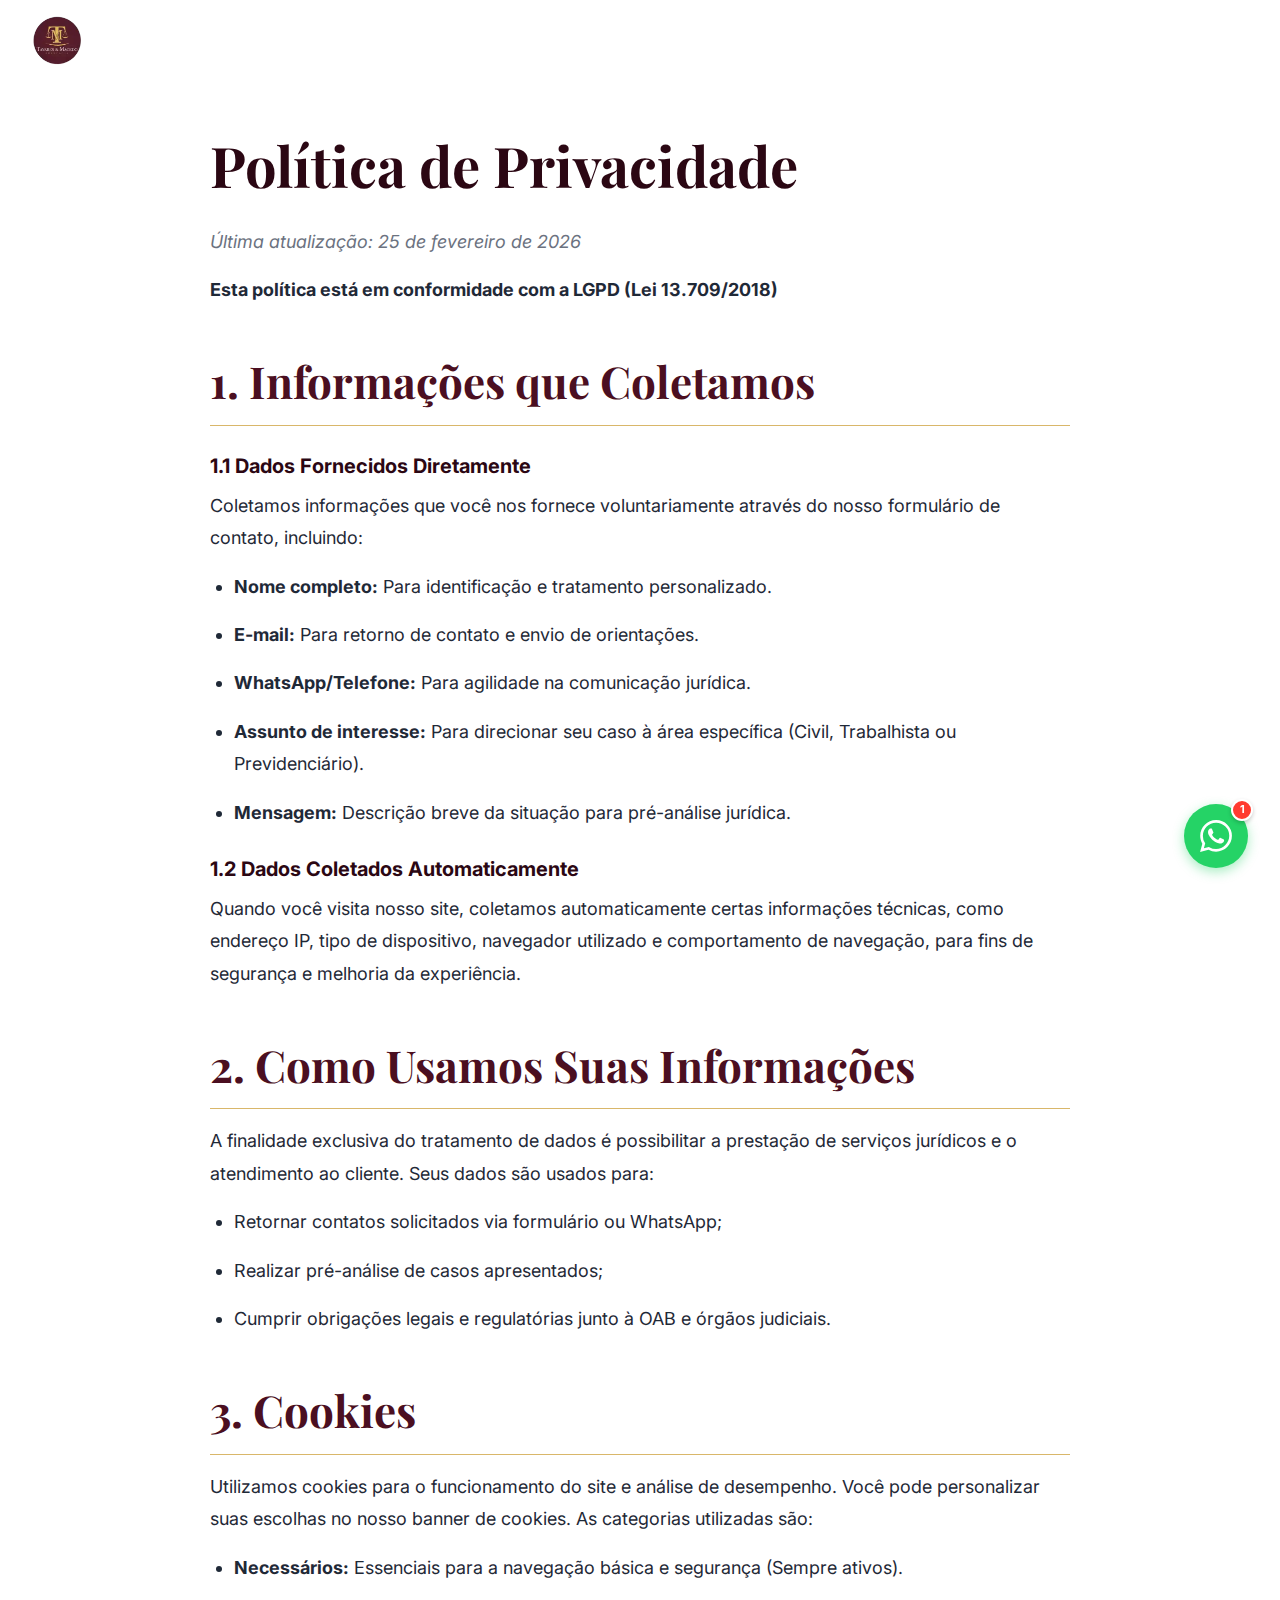
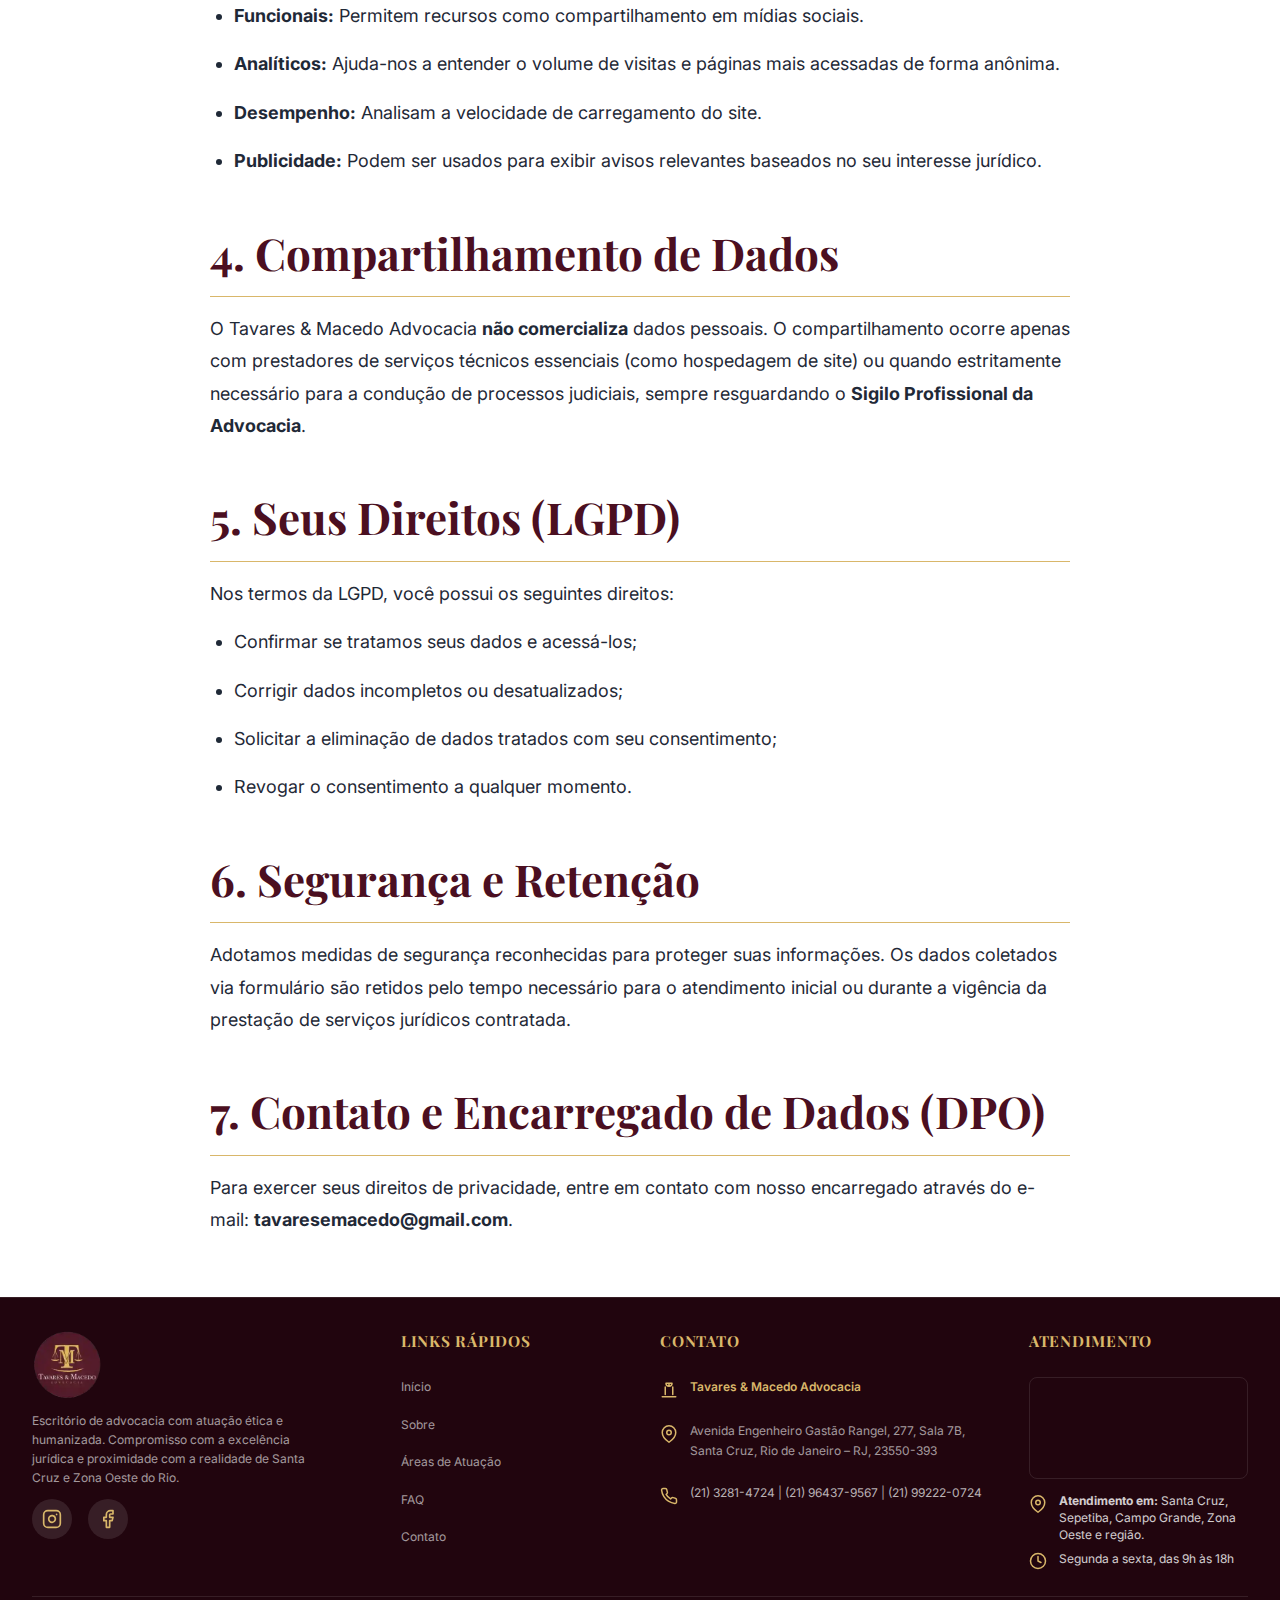
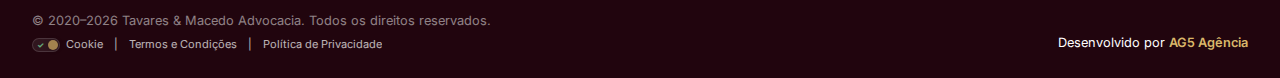
<file: politica-de-privacidade.html>
<!DOCTYPE html>
<html lang="pt-BR">

<head>
  <meta charset="UTF-8">
  <meta name="viewport" content="width=device-width, initial-scale=1.0">
  <title>Política de Privacidade - Tavares & Macedo Advocacia</title>
  <meta name="description"
    content="Política de Privacidade do escritório Tavares & Macedo Advocacia. Saiba como seus dados são tratados com segurança e conformidade com a LGPD.">
  <link rel="canonical" href="http://www.tavaresemacedo.ag5agencia.site/politica-de-privacidade.html">

  <link rel="icon" type="image/x-icon"
    href="Imagens%20-%20Tavares%20e%20Macedo/icon-tavares-e-macedo-advocacia-escritorio-juridico-rio-de-janeiro-favicon.ico">

  <link rel="preconnect" href="https://fonts.googleapis.com">
  <link rel="preconnect" href="https://fonts.gstatic.com" crossorigin>
  <link rel="preload" as="style"
    href="https://fonts.googleapis.com/css2?family=Inter:wght@300;400;500;600;700&family=Playfair+Display:wght@400;500;600;700&display=swap">
  <link rel="stylesheet"
    href="https://fonts.googleapis.com/css2?family=Inter:wght@300;400;500;600;700&family=Playfair+Display:wght@400;500;600;700&display=swap"
    media="print" onload="this.media='all'">
  <noscript>
    <link rel="stylesheet"
      href="https://fonts.googleapis.com/css2?family=Inter:wght@300;400;500;600;700&family=Playfair+Display:wght@400;500;600;700&display=swap">
  </noscript>

  <!-- Styles -->
  <link rel="preload" as="style" href="style.css">
  <link rel="stylesheet" href="style.css">
  <link rel="preload" as="style" href="cookie-banner.css">
  <link rel="stylesheet" href="cookie-banner.css" media="print" onload="this.media='all'">
  <noscript>
    <link rel="stylesheet" href="cookie-banner.css">
  </noscript>

  <style>
    .legal-content {
      max-width: 900px;
      margin: 120px auto 60px;
      padding: 0 20px;
      color: var(--color-gray-800);
    }

    .legal-content h1 {
      font-family: var(--font-display);
      font-size: var(--text-h1);
      color: var(--color-primary-dark);
      margin-bottom: 1rem;
    }

    .legal-content h2 {
      font-family: var(--font-display);
      font-size: var(--text-h2);
      color: var(--color-primary);
      margin-top: 2.5rem;
      margin-bottom: 1rem;
      border-bottom: 1px solid var(--color-accent);
      padding-bottom: 0.5rem;
    }

    .legal-content h3 {
      font-size: var(--text-h4);
      color: var(--color-primary-dark);
      margin-top: 1.5rem;
      margin-bottom: 0.5rem;
    }

    .legal-content p,
    .legal-content ul,
    .legal-content li {
      font-size: var(--text-body);
      line-height: 1.8;
      margin-bottom: 1rem;
    }

    .legal-content ul {
      padding-left: 1.5rem;
      list-style-type: disc;
    }

    .last-updated {
      font-style: italic;
      color: var(--color-gray-500);
      margin-bottom: 2rem;
    }
  </style>
</head>

<body>
  <!-- HEADER FIXO -->
  <header class="header" id="header">
    <div class="container header-container">
      <a href="index.html#inicio" class="logo">
        <img
          src="Imagens%20-%20Tavares%20e%20Macedo/logo-tavares-e-macedo-advocacia-escritorio-juridico-rio-de-janeiro-192_11zon.webp"
          alt="Tavares & Macedo Advocacia Logo" width="150" height="60">
      </a>

      <nav class="nav-desktop" aria-label="Navegação principal">
        <ul class="nav-list">
          <li><a href="index.html#inicio" class="nav-link">Início</a></li>
          <li><a href="index.html#sobre" class="nav-link">Sobre</a></li>
          <li><a href="index.html#areas" class="nav-link">Áreas de Atuação</a></li>

          <li><a href="index.html#faq" class="nav-link">FAQ</a></li>
          <li><a href="index.html#contato" class="nav-link">Contato</a></li>
        </ul>
      </nav>



      <button class="menu-toggle" id="menuToggle" aria-label="Abrir menu" aria-expanded="false"
        aria-controls="mobileMenu">
        <span class="hamburger"></span>
        <span class="hamburger"></span>
        <span class="hamburger"></span>
      </button>
    </div>
  </header>

  <!-- MENU MOBILE OVERLAY -->
  <div class="mobile-menu" id="mobileMenu" aria-hidden="true">
    <nav aria-label="Navegação mobile">
      <ul class="mobile-nav-list">
        <li><a href="index.html#inicio" class="mobile-nav-link">Início</a></li>
        <li><a href="index.html#sobre" class="mobile-nav-link">Sobre</a></li>
        <li><a href="index.html#areas" class="mobile-nav-link">Áreas de Atuação</a></li>

        <li><a href="index.html#faq" class="mobile-nav-link">FAQ</a></li>
        <li><a href="index.html#contato" class="mobile-nav-link">Contato</a></li>
      </ul>
    </nav>
    <a href="index.html#contato" class="btn btn-accent btn-mobile">Fale com nossa equipe</a>
  </div>
  <main class="legal-content">
    <h1>Política de Privacidade</h1>
    <p class="last-updated">Última atualização: 25 de fevereiro de 2026</p>
    <p><strong>Esta política está em conformidade com a LGPD (Lei 13.709/2018)</strong></p>

    <section>
      <h2>1. Informações que Coletamos</h2>
      <h3>1.1 Dados Fornecidos Diretamente</h3>
      <p>Coletamos informações que você nos fornece voluntariamente através do nosso formulário de contato,
        incluindo:</p>
      <ul>
        <li><strong>Nome completo:</strong> Para identificação e tratamento personalizado.</li>
        <li><strong>E-mail:</strong> Para retorno de contato e envio de orientações.</li>
        <li><strong>WhatsApp/Telefone:</strong> Para agilidade na comunicação jurídica.</li>
        <li><strong>Assunto de interesse:</strong> Para direcionar seu caso à área específica (Civil,
          Trabalhista ou Previdenciário).</li>
        <li><strong>Mensagem:</strong> Descrição breve da situação para pré-análise jurídica.</li>
      </ul>
      <h3>1.2 Dados Coletados Automaticamente</h3>
      <p>Quando você visita nosso site, coletamos automaticamente certas informações técnicas, como endereço IP,
        tipo de dispositivo, navegador utilizado e comportamento de navegação, para fins de segurança e melhoria
        da experiência.</p>
    </section>

    <section>
      <h2>2. Como Usamos Suas Informações</h2>
      <p>A finalidade exclusiva do tratamento de dados é possibilitar a prestação de serviços jurídicos e o
        atendimento ao cliente. Seus dados são usados para:</p>
      <ul>
        <li>Retornar contatos solicitados via formulário ou WhatsApp;</li>
        <li>Realizar pré-análise de casos apresentados;</li>
        <li>Cumprir obrigações legais e regulatórias junto à OAB e órgãos judiciais.</li>
      </ul>
    </section>

    <section>
      <h2>3. Cookies</h2>
      <p>Utilizamos cookies para o funcionamento do site e análise de desempenho. Você pode personalizar suas
        escolhas no nosso banner de cookies. As categorias utilizadas são:</p>
      <ul>
        <li><strong>Necessários:</strong> Essenciais para a navegação básica e segurança (Sempre ativos).</li>
        <li><strong>Funcionais:</strong> Permitem recursos como compartilhamento em mídias sociais.</li>
        <li><strong>Analíticos:</strong> Ajuda-nos a entender o volume de visitas e páginas mais acessadas de
          forma anônima.</li>
        <li><strong>Desempenho:</strong> Analisam a velocidade de carregamento do site.</li>
        <li><strong>Publicidade:</strong> Podem ser usados para exibir avisos relevantes baseados no seu
          interesse jurídico.</li>
      </ul>
    </section>

    <section>
      <h2>4. Compartilhamento de Dados</h2>
      <p>O Tavares & Macedo Advocacia <strong>não comercializa</strong> dados pessoais. O compartilhamento ocorre
        apenas com prestadores de serviços técnicos essenciais (como hospedagem de site) ou quando estritamente
        necessário para a condução de processos judiciais, sempre resguardando o <strong>Sigilo Profissional da
          Advocacia</strong>.</p>
    </section>

    <section>
      <h2>5. Seus Direitos (LGPD)</h2>
      <p>Nos termos da LGPD, você possui os seguintes direitos:</p>
      <ul>
        <li>Confirmar se tratamos seus dados e acessá-los;</li>
        <li>Corrigir dados incompletos ou desatualizados;</li>
        <li>Solicitar a eliminação de dados tratados com seu consentimento;</li>
        <li>Revogar o consentimento a qualquer momento.</li>
      </ul>
    </section>

    <section>
      <h2>6. Segurança e Retenção</h2>
      <p>Adotamos medidas de segurança reconhecidas para proteger suas informações. Os dados coletados via
        formulário são retidos pelo tempo necessário para o atendimento inicial ou durante a vigência da
        prestação de serviços jurídicos contratada.</p>
    </section>

    <section>
      <h2>7. Contato e Encarregado de Dados (DPO)</h2>
      <p>Para exercer seus direitos de privacidade, entre em contato com nosso encarregado através do e-mail:
        <strong>tavaresemacedo@gmail.com</strong>.
      </p>
    </section>
  </main>

  <!-- FOOTER -->
  <footer class="footer">
    <div class="container">
      <div class="footer-grid">
        <!-- Coluna 1: Marca -->
        <div class="footer-col">
          <a href="index.html#inicio" class="footer-logo">
            <img
              src="Imagens%20-%20Tavares%20e%20Macedo/logo-tavares-e-macedo-advocacia-escritorio-juridico-rio-de-janeiro-192_11zon.webp"
              alt="Tavares & Macedo Advocacia" width="180" height="70" loading="lazy">
          </a>
          <p class="footer-tagline">
            Escritório de advocacia com atuação ética e humanizada. Compromisso com a excelência jurídica e proximidade
            com a realidade de Santa Cruz e Zona Oeste do Rio.
          </p>
          <div class="footer-social">
            <a href="https://www.instagram.com/tavaresemacedo" target="_blank" rel="noopener noreferrer"
              class="social-link" aria-label="Instagram Tavares & Macedo Advocacia">
              <svg viewBox="0 0 24 24" fill="none" stroke="currentColor" stroke-width="2" stroke-linecap="round"
                stroke-linejoin="round">
                <rect x="2" y="2" width="20" height="20" rx="5" ry="5"></rect>
                <path d="M16 11.37A4 4 0 1 1 12.63 8 4 4 0 0 1 16 11.37z"></path>
                <line x1="17.5" y1="6.5" x2="17.51" y2="6.5"></line>
              </svg>
            </a>
            <a href="https://www.facebook.com/tavaresemacedo/" target="_blank" rel="noopener noreferrer"
              class="social-link" aria-label="Facebook Tavares & Macedo Advocacia">
              <svg viewBox="0 0 24 24" fill="none" stroke="currentColor" stroke-width="2" stroke-linecap="round"
                stroke-linejoin="round">
                <path d="M18 2h-3a5 5 0 0 0-5 5v3H7v4h3v8h4v-8h3l1-4h-4V7a1 1 0 0 1 1-1h3z"></path>
              </svg>
            </a>
          </div>
        </div>

        <!-- Coluna 2: Links Rápidos -->
        <div class="footer-col">
          <h3 class="footer-title">Links Rápidos</h3>
          <nav aria-label="Links do rodapé">
            <ul class="footer-links">
              <li><a href="index.html#inicio" class="footer-link">Início</a></li>
              <li><a href="index.html#sobre" class="footer-link">Sobre</a></li>
              <li><a href="index.html#areas" class="footer-link">Áreas de Atuação</a></li>

              <li><a href="index.html#faq" class="footer-link">FAQ</a></li>
              <li><a href="index.html#contato" class="footer-link">Contato</a></li>
            </ul>
          </nav>
        </div>

        <!-- Coluna 3: Contato -->
        <div class="footer-col">
          <h3 class="footer-title">Contato</h3>
          <address class="footer-address">
            <p class="footer-contact-item">
              <svg class="footer-icon" viewBox="0 0 24 24" fill="none" stroke="currentColor" stroke-width="2"
                stroke-linecap="round" stroke-linejoin="round">
                <path d="M12 7V3M7 8v10M17 8v10M3 21h18M12 7c2.2 0 4-1.8 4-4H8c0 2.2 1.8 4 4 4z"></path>
              </svg>
              <span style="font-weight: 600; color: var(--color-accent);">Tavares & Macedo Advocacia</span>
            </p>
            <p class="footer-contact-item">
              <svg class="footer-icon" viewBox="0 0 24 24" fill="none" stroke="currentColor" stroke-width="2"
                stroke-linecap="round" stroke-linejoin="round">
                <path d="M21 10c0 7-9 13-9 13s-9-6-9-13a9 9 0 0 1 18 0z"></path>
                <circle cx="12" cy="10" r="3"></circle>
              </svg>
              <span>Avenida Engenheiro Gastão Rangel, 277, Sala 7B, Santa Cruz, Rio de Janeiro – RJ, 23550-393</span>
            </p>
            <p class="footer-contact-item">
              <svg class="footer-icon" viewBox="0 0 24 24" fill="none" stroke="currentColor" stroke-width="2"
                stroke-linecap="round" stroke-linejoin="round">
                <path
                  d="M22 16.92v3a2 2 0 0 1-2.18 2 19.79 19.79 0 0 1-8.63-3.07 19.5 19.5 0 0 1-6-6 19.79 19.79 0 0 1-3.07-8.67A2 2 0 0 1 4.11 2h3a2 2 0 0 1 2 1.72 12.84 12.84 0 0 0 .7 2.81 2 2 0 0 1-.45 2.11L8.09 9.91a16 16 0 0 0 6 6l1.27-1.27a2 2 0 0 1 2.11-.45 12.84 12.84 0 0 0 2.81.7A2 2 0 0 1 22 16.92z">
                </path>
              </svg>
              <span class="footer-phones">
                <a href="tel:+552132814724" aria-label="Ligar para telefone fixo (21) 3281-4724">(21) 3281-4724</a> |
                <a href="tel:+5521964379567" aria-label="Ligar para WhatsApp (21) 96437-9567">(21) 96437-9567</a> |
                <a href="tel:+5521992220724" aria-label="Ligar para celular secundário (21) 99222-0724">(21)
                  99222-0724</a>
              </span>
            </p>
          </address>
        </div>

        <!-- Coluna 4: Atendimento -->
        <div class="footer-col">
          <h3 class="footer-title">Atendimento</h3>
          <div class="footer-map"
            style="margin-bottom: 12px; border-radius: 8px; overflow: hidden; line-height: 0; border: 1px solid rgba(255,255,255,0.1);">
            <iframe
              src="https://www.google.com/maps/embed?pb=!1m18!1m12!1m3!1d3674.5649058854333!2d-43.681944724838374!3d-22.92941367923911!2m3!1f0!2f0!3f0!3m2!1i1024!2i768!4f13.1!3m3!1m2!1s0x9bfa611787a23f%3A0xaa879fb1f8b7b40b!2sAv.%20Eng.%20Gast%C3%A3o%20Rangel%2C%20277%20-%20Santa%20Cruz%2C%20Rio%20de%20Janeiro%20-%20RJ%2C%2023550-393!5e0!3m2!1spt-BR!2sbr!4v1772030055005!5m2!1spt-BR!2sbr"
              width="100%" height="100" style="border:0;" allowfullscreen="" loading="lazy"
              referrerpolicy="no-referrer-when-downgrade"
              title="Mapa do Google com a localização do escritório Tavares & Macedo Advocacia em Santa Cruz, Rio de Janeiro">
            </iframe>
          </div>
          <p class="footer-contact-item" style="margin-bottom: 6px !important;">
            <svg class="footer-icon" viewBox="0 0 24 24" fill="none" stroke="currentColor" stroke-width="2"
              stroke-linecap="round" stroke-linejoin="round">
              <path d="M21 10c0 7-9 13-9 13s-9-6-9-13a9 9 0 0 1 18 0z"></path>
              <circle cx="12" cy="10" r="3"></circle>
            </svg>
            <span style="font-size: 10px; opacity: 0.8; line-height: 1.4;">
              <strong>Atendimento em:</strong> Santa Cruz, Sepetiba, Campo Grande, Zona Oeste e região.
            </span>
          </p>
          <p class="footer-contact-item">
            <svg class="footer-icon" viewBox="0 0 24 24" fill="none" stroke="currentColor" stroke-width="2"
              stroke-linecap="round" stroke-linejoin="round">
              <circle cx="12" cy="12" r="10"></circle>
              <polyline points="12 6 12 12 16 14"></polyline>
            </svg>
            <span style="font-size: 10px; opacity: 0.8;">Segunda a sexta, das 9h às 18h</span>
          </p>
        </div>
      </div>

      <div class="footer-bottom"
        style="display: flex; justify-content: space-between; align-items: flex-end; flex-wrap: wrap; gap: 20px; padding-top: 2rem; border-top: 1px solid rgba(255,255,255,0.1); text-align: left;">
        <div class="footer-bottom-left">
          <p class="footer-copyright" style="font-size: 0.8rem; margin: 0;">
            © 2020–2026 Tavares & Macedo Advocacia. Todos os direitos reservados.
          </p>
          <div class="footer-legal-links" style="margin-top: 4px; font-size: 11px; opacity: 0.7;">
            <a href="index.html#" id="ck-prefs-link"
              style="text-decoration: none; color: inherit; display: inline-flex; align-items: center; gap: 6px;">
              <span
                style="display: inline-flex; align-items: center; width: 28px; height: 14px; background: rgba(255,255,255,0.1); border-radius: 10px; padding: 2px; border: 1px solid rgba(255,255,255,0.2); position: relative; font-size: 8px; font-weight: bold;">
                <span style="color: #86EFAC; margin-left: 2px;">✓</span>
                <span style="color: #FCA5A5; margin-left: auto; margin-right: 2px;">✕</span>
                <span
                  style="position: absolute; left: 15px; width: 10px; height: 10px; background: var(--color-accent); border-radius: 50%; box-shadow: 0 0 5px rgba(0,0,0,0.3);"></span>
              </span>
              Cookie</a>
            <span style="margin: 0 8px;">|</span>
            <a href="termos-e-condicoes.html" style="text-decoration: none; color: inherit;">Termos e Condições</a>
            <span style="margin: 0 8px;">|</span>
            <a href="politica-de-privacidade.html" style="text-decoration: none; color: inherit;">Política de
              Privacidade</a>
          </div>
        </div>
        <div class="footer-bottom-right" style="font-size: 0.8rem;">
          Desenvolvido por <a href="http://www.ag5agencia.com.br" target="_blank" rel="noopener noreferrer"
            style="color: var(--color-accent); font-weight: 600;">AG5 Agência</a>
        </div>
      </div>
    </div>
  </footer>

  <!-- WHATSAPP FLUTUANTE -->
  <a href="https://wa.me/552132814724?text=Olá, vim através do site e gostaria de receber orientação jurídica."
    class="whatsapp-float" target="_blank" rel="noopener noreferrer"
    aria-label="Contato com Tavares & Macedo Advocacia pelo WhatsApp">
    <span class="whatsapp-badge">1</span>
    <svg viewBox="0 0 24 24" fill="currentColor">
      <path
        d="M17.472 14.382c-.297-.149-1.758-.867-2.03-.967-.273-.099-.471-.148-.67.15-.197.297-.767.966-.94 1.164-.173.199-.347.223-.644.075-.297-.15-1.255-.463-2.39-1.475-.883-.788-1.48-1.761-1.653-2.059-.173-.297-.018-.458.13-.606.134-.133.298-.347.446-.52.149-.174.198-.298.298-.497.099-.198.05-.371-.025-.52-.075-.149-.669-1.612-.916-2.207-.242-.579-.487-.5-.669-.51-.173-.008-.371-.01-.57-.01-.198 0-.52.074-.792.372-.272.297-1.04 1.016-1.04 2.479 0 1.462 1.065 2.875 1.213 3.074.149.198 2.096 3.2 5.077 4.487.709.306 1.262.489 1.694.625.712.227 1.36.195 1.871.118.571-.085 1.758-.719 2.006-1.413.248-.694.248-1.289.173-1.413-.074-.124-.272-.198-.57-.347m-5.421 7.403h-.004a9.87 9.87 0 01-5.031-1.378l-.361-.214-3.741.982.998-3.648-.235-.374a9.86 9.86 0 01-1.51-5.26c.001-5.45 4.436-9.884 9.888-9.884 2.64 0 5.122 1.03 6.988 2.898a9.825 9.825 0 012.893 6.994c-.003 5.45-4.437 9.884-9.885 9.884m8.413-18.297A11.815 11.815 0 0012.05 0C5.495 0 .16 5.335.157 11.892c0 2.096.547 4.142 1.588 5.945L.057 24l6.305-1.654a11.882 11.882 0 005.683 1.448h.005c6.554 0 11.89-5.335 11.893-11.893a11.821 11.821 0 00-3.48-8.413z" />
    </svg>
  </a>

  <script src="script.js" defer></script>
  <script src="cookie-banner.js" defer></script>
</body>

</html>
</file>
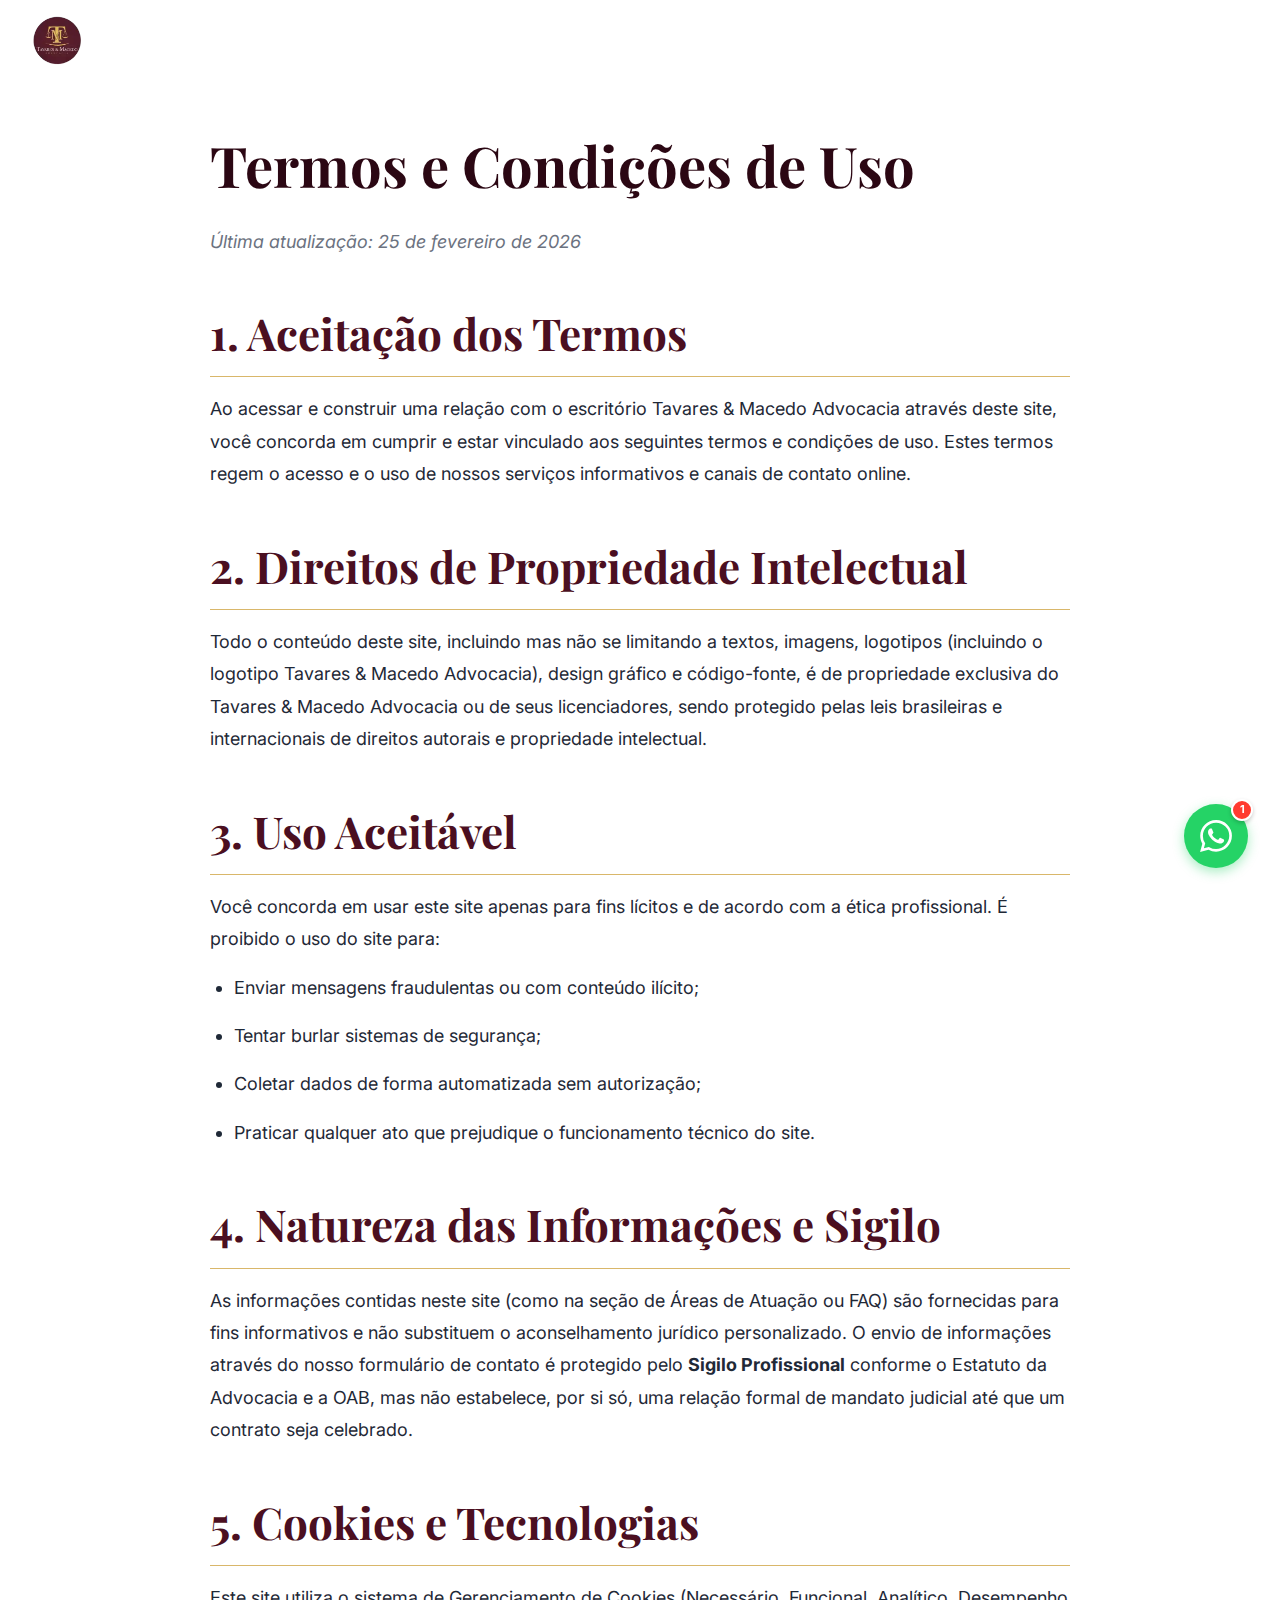
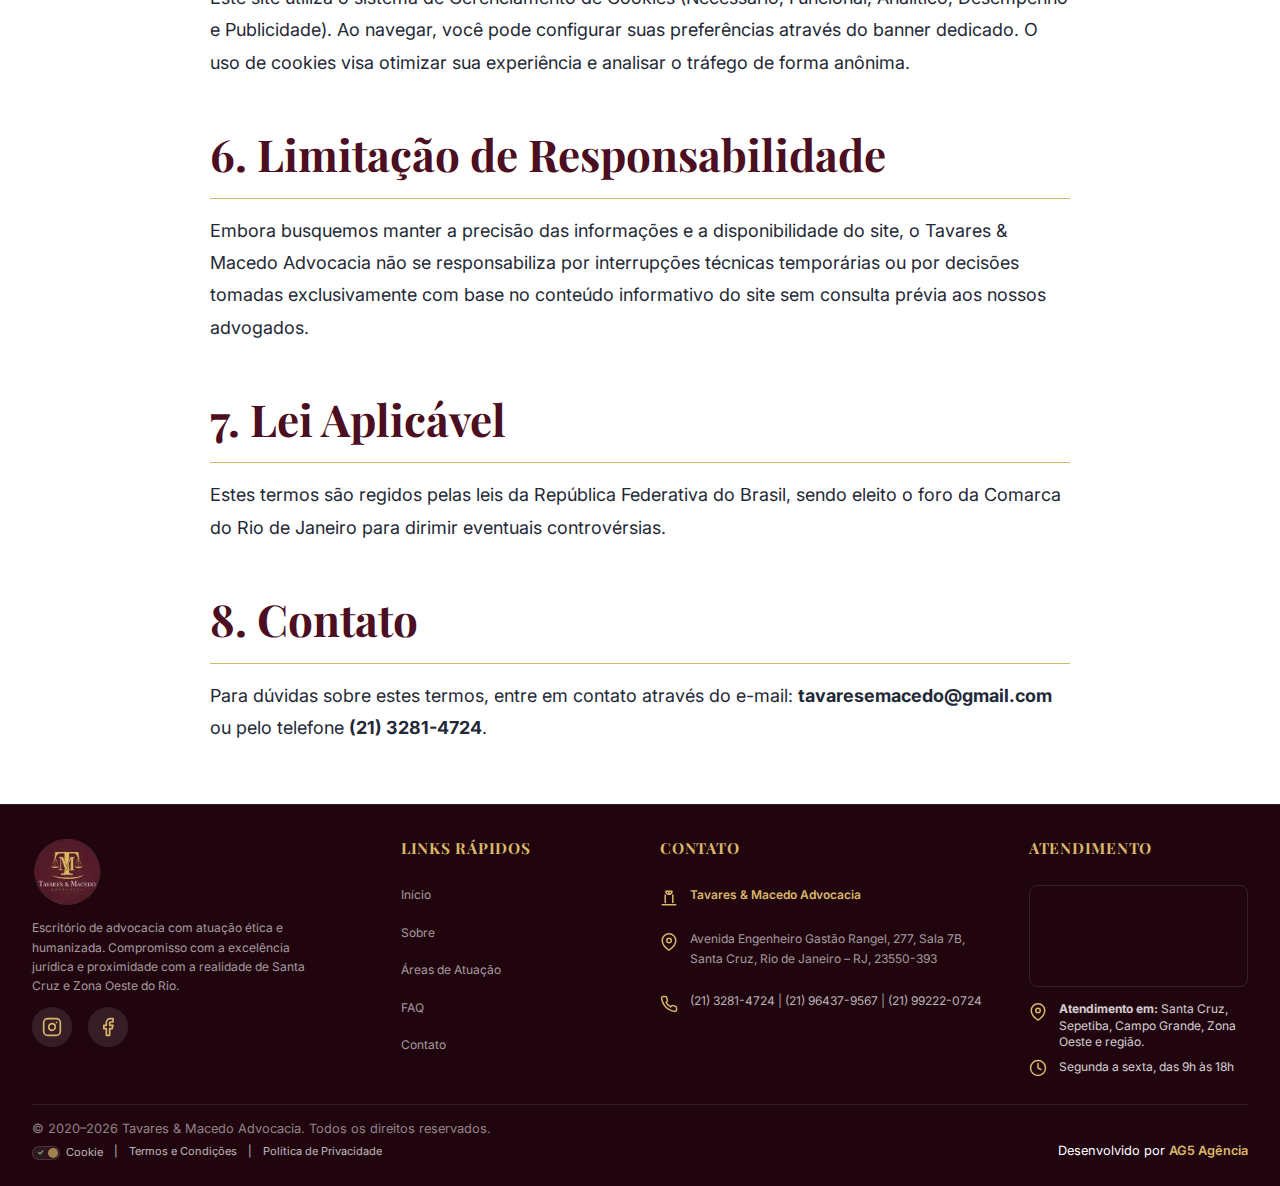
<file: termos-e-condicoes.html>
<!DOCTYPE html>
<html lang="pt-BR">

<head>
  <meta charset="UTF-8">
  <meta name="viewport" content="width=device-width, initial-scale=1.0">
  <title>Termos e Condições - Tavares & Macedo Advocacia</title>
  <meta name="description" content="Termos e Condições de Uso dos serviços do escritório Tavares & Macedo Advocacia.">
  <link rel="canonical" href="http://www.tavaresemacedo.ag5agencia.site/termos-e-condicoes.html">

  <link rel="icon" type="image/x-icon"
    href="Imagens%20-%20Tavares%20e%20Macedo/icon-tavares-e-macedo-advocacia-escritorio-juridico-rio-de-janeiro-favicon.ico">

  <link rel="preconnect" href="https://fonts.googleapis.com">
  <link rel="preconnect" href="https://fonts.gstatic.com" crossorigin>
  <link rel="preload" as="style"
    href="https://fonts.googleapis.com/css2?family=Inter:wght@300;400;500;600;700&family=Playfair+Display:wght@400;500;600;700&display=swap">
  <link rel="stylesheet"
    href="https://fonts.googleapis.com/css2?family=Inter:wght@300;400;500;600;700&family=Playfair+Display:wght@400;500;600;700&display=swap"
    media="print" onload="this.media='all'">
  <noscript>
    <link rel="stylesheet"
      href="https://fonts.googleapis.com/css2?family=Inter:wght@300;400;500;600;700&family=Playfair+Display:wght@400;500;600;700&display=swap">
  </noscript>

  <!-- Styles -->
  <link rel="preload" as="style" href="style.css">
  <link rel="stylesheet" href="style.css">
  <link rel="preload" as="style" href="cookie-banner.css">
  <link rel="stylesheet" href="cookie-banner.css" media="print" onload="this.media='all'">
  <noscript>
    <link rel="stylesheet" href="cookie-banner.css">
  </noscript>

  <style>
    .legal-content {
      max-width: 900px;
      margin: 120px auto 60px;
      padding: 0 20px;
      color: var(--color-gray-800);
    }

    .legal-content h1 {
      font-family: var(--font-display);
      font-size: var(--text-h1);
      color: var(--color-primary-dark);
      margin-bottom: 1rem;
    }

    .legal-content h2 {
      font-family: var(--font-display);
      font-size: var(--text-h2);
      color: var(--color-primary);
      margin-top: 2.5rem;
      margin-bottom: 1rem;
      border-bottom: 1px solid var(--color-accent);
      padding-bottom: 0.5rem;
    }

    .legal-content p,
    .legal-content ul,
    .legal-content li {
      font-size: var(--text-body);
      line-height: 1.8;
      margin-bottom: 1rem;
    }

    .legal-content ul {
      padding-left: 1.5rem;
      list-style-type: disc;
    }

    .last-updated {
      font-style: italic;
      color: var(--color-gray-500);
      margin-bottom: 2rem;
    }
  </style>
</head>

<body>
  <!-- HEADER FIXO -->
  <header class="header" id="header">
    <div class="container header-container">
      <a href="index.html#inicio" class="logo">
        <img
          src="Imagens%20-%20Tavares%20e%20Macedo/logo-tavares-e-macedo-advocacia-escritorio-juridico-rio-de-janeiro-192_11zon.webp"
          alt="Tavares & Macedo Advocacia Logo" width="150" height="60">
      </a>

      <nav class="nav-desktop" aria-label="Navegação principal">
        <ul class="nav-list">
          <li><a href="index.html#inicio" class="nav-link">Início</a></li>
          <li><a href="index.html#sobre" class="nav-link">Sobre</a></li>
          <li><a href="index.html#areas" class="nav-link">Áreas de Atuação</a></li>

          <li><a href="index.html#faq" class="nav-link">FAQ</a></li>
          <li><a href="index.html#contato" class="nav-link">Contato</a></li>
        </ul>
      </nav>



      <button class="menu-toggle" id="menuToggle" aria-label="Abrir menu" aria-expanded="false"
        aria-controls="mobileMenu">
        <span class="hamburger"></span>
        <span class="hamburger"></span>
        <span class="hamburger"></span>
      </button>
    </div>
  </header>

  <!-- MENU MOBILE OVERLAY -->
  <div class="mobile-menu" id="mobileMenu" aria-hidden="true">
    <nav aria-label="Navegação mobile">
      <ul class="mobile-nav-list">
        <li><a href="index.html#inicio" class="mobile-nav-link">Início</a></li>
        <li><a href="index.html#sobre" class="mobile-nav-link">Sobre</a></li>
        <li><a href="index.html#areas" class="mobile-nav-link">Áreas de Atuação</a></li>

        <li><a href="index.html#faq" class="mobile-nav-link">FAQ</a></li>
        <li><a href="index.html#contato" class="mobile-nav-link">Contato</a></li>
      </ul>
    </nav>
    <a href="index.html#contato" class="btn btn-accent btn-mobile">Fale com nossa equipe</a>
  </div>
  <main class="legal-content">
    <h1>Termos e Condições de Uso</h1>
    <p class="last-updated">Última atualização: 25 de fevereiro de 2026</p>

    <section>
      <h2>1. Aceitação dos Termos</h2>
      <p>Ao acessar e construir uma relação com o escritório Tavares & Macedo Advocacia através deste site, você
        concorda em cumprir e estar vinculado aos seguintes termos e condições de uso. Estes termos regem o
        acesso e o uso de nossos serviços informativos e canais de contato online.</p>
    </section>

    <section>
      <h2>2. Direitos de Propriedade Intelectual</h2>
      <p>Todo o conteúdo deste site, incluindo mas não se limitando a textos, imagens, logotipos (incluindo o
        logotipo Tavares & Macedo Advocacia), design gráfico e código-fonte, é de propriedade exclusiva do
        Tavares & Macedo Advocacia ou de seus licenciadores, sendo protegido pelas leis brasileiras e
        internacionais de direitos autorais e propriedade intelectual.</p>
    </section>

    <section>
      <h2>3. Uso Aceitável</h2>
      <p>Você concorda em usar este site apenas para fins lícitos e de acordo com a ética profissional. É proibido
        o uso do site para:</p>
      <ul>
        <li>Enviar mensagens fraudulentas ou com conteúdo ilícito;</li>
        <li>Tentar burlar sistemas de segurança;</li>
        <li>Coletar dados de forma automatizada sem autorização;</li>
        <li>Praticar qualquer ato que prejudique o funcionamento técnico do site.</li>
      </ul>
    </section>

    <section>
      <h2>4. Natureza das Informações e Sigilo</h2>
      <p>As informações contidas neste site (como na seção de Áreas de Atuação ou FAQ) são fornecidas para fins
        informativos e não substituem o aconselhamento jurídico personalizado. O envio de informações através do
        nosso formulário de contato é protegido pelo <strong>Sigilo Profissional</strong> conforme o Estatuto da
        Advocacia e a OAB, mas não estabelece, por si só, uma relação formal de mandato judicial até que um
        contrato seja celebrado.</p>
    </section>

    <section>
      <h2>5. Cookies e Tecnologias</h2>
      <p>Este site utiliza o sistema de Gerenciamento de Cookies (Necessário, Funcional, Analítico, Desempenho e
        Publicidade). Ao navegar, você pode configurar suas preferências através do banner dedicado. O uso de
        cookies visa otimizar sua experiência e analisar o tráfego de forma anônima.</p>
    </section>

    <section>
      <h2>6. Limitação de Responsabilidade</h2>
      <p>Embora busquemos manter a precisão das informações e a disponibilidade do site, o Tavares & Macedo
        Advocacia não se responsabiliza por interrupções técnicas temporárias ou por decisões tomadas
        exclusivamente com base no conteúdo informativo do site sem consulta prévia aos nossos advogados.</p>
    </section>

    <section>
      <h2>7. Lei Aplicável</h2>
      <p>Estes termos são regidos pelas leis da República Federativa do Brasil, sendo eleito o foro da Comarca do
        Rio de Janeiro para dirimir eventuais controvérsias.</p>
    </section>

    <section>
      <h2>8. Contato</h2>
      <p>Para dúvidas sobre estes termos, entre em contato através do e-mail:
        <strong>tavaresemacedo@gmail.com</strong> ou pelo telefone <strong>(21) 3281-4724</strong>.
      </p>
    </section>
  </main>

  <!-- FOOTER -->
  <footer class="footer">
    <div class="container">
      <div class="footer-grid">
        <!-- Coluna 1: Marca -->
        <div class="footer-col">
          <a href="index.html#inicio" class="footer-logo">
            <img
              src="Imagens%20-%20Tavares%20e%20Macedo/logo-tavares-e-macedo-advocacia-escritorio-juridico-rio-de-janeiro-192_11zon.webp"
              alt="Tavares & Macedo Advocacia" width="180" height="70" loading="lazy">
          </a>
          <p class="footer-tagline">
            Escritório de advocacia com atuação ética e humanizada. Compromisso com a excelência jurídica e proximidade
            com a realidade de Santa Cruz e Zona Oeste do Rio.
          </p>
          <div class="footer-social">
            <a href="https://www.instagram.com/tavaresemacedo" target="_blank" rel="noopener noreferrer"
              class="social-link" aria-label="Instagram Tavares & Macedo Advocacia">
              <svg viewBox="0 0 24 24" fill="none" stroke="currentColor" stroke-width="2" stroke-linecap="round"
                stroke-linejoin="round">
                <rect x="2" y="2" width="20" height="20" rx="5" ry="5"></rect>
                <path d="M16 11.37A4 4 0 1 1 12.63 8 4 4 0 0 1 16 11.37z"></path>
                <line x1="17.5" y1="6.5" x2="17.51" y2="6.5"></line>
              </svg>
            </a>
            <a href="https://www.facebook.com/tavaresemacedo/" target="_blank" rel="noopener noreferrer"
              class="social-link" aria-label="Facebook Tavares & Macedo Advocacia">
              <svg viewBox="0 0 24 24" fill="none" stroke="currentColor" stroke-width="2" stroke-linecap="round"
                stroke-linejoin="round">
                <path d="M18 2h-3a5 5 0 0 0-5 5v3H7v4h3v8h4v-8h3l1-4h-4V7a1 1 0 0 1 1-1h3z"></path>
              </svg>
            </a>
          </div>
        </div>

        <!-- Coluna 2: Links Rápidos -->
        <div class="footer-col">
          <h3 class="footer-title">Links Rápidos</h3>
          <nav aria-label="Links do rodapé">
            <ul class="footer-links">
              <li><a href="index.html#inicio" class="footer-link">Início</a></li>
              <li><a href="index.html#sobre" class="footer-link">Sobre</a></li>
              <li><a href="index.html#areas" class="footer-link">Áreas de Atuação</a></li>

              <li><a href="index.html#faq" class="footer-link">FAQ</a></li>
              <li><a href="index.html#contato" class="footer-link">Contato</a></li>
            </ul>
          </nav>
        </div>

        <!-- Coluna 3: Contato -->
        <div class="footer-col">
          <h3 class="footer-title">Contato</h3>
          <address class="footer-address">
            <p class="footer-contact-item">
              <svg class="footer-icon" viewBox="0 0 24 24" fill="none" stroke="currentColor" stroke-width="2"
                stroke-linecap="round" stroke-linejoin="round">
                <path d="M12 7V3M7 8v10M17 8v10M3 21h18M12 7c2.2 0 4-1.8 4-4H8c0 2.2 1.8 4 4 4z"></path>
              </svg>
              <span style="font-weight: 600; color: var(--color-accent);">Tavares & Macedo Advocacia</span>
            </p>
            <p class="footer-contact-item">
              <svg class="footer-icon" viewBox="0 0 24 24" fill="none" stroke="currentColor" stroke-width="2"
                stroke-linecap="round" stroke-linejoin="round">
                <path d="M21 10c0 7-9 13-9 13s-9-6-9-13a9 9 0 0 1 18 0z"></path>
                <circle cx="12" cy="10" r="3"></circle>
              </svg>
              <span>Avenida Engenheiro Gastão Rangel, 277, Sala 7B, Santa Cruz, Rio de Janeiro – RJ, 23550-393</span>
            </p>
            <p class="footer-contact-item">
              <svg class="footer-icon" viewBox="0 0 24 24" fill="none" stroke="currentColor" stroke-width="2"
                stroke-linecap="round" stroke-linejoin="round">
                <path
                  d="M22 16.92v3a2 2 0 0 1-2.18 2 19.79 19.79 0 0 1-8.63-3.07 19.5 19.5 0 0 1-6-6 19.79 19.79 0 0 1-3.07-8.67A2 2 0 0 1 4.11 2h3a2 2 0 0 1 2 1.72 12.84 12.84 0 0 0 .7 2.81 2 2 0 0 1-.45 2.11L8.09 9.91a16 16 0 0 0 6 6l1.27-1.27a2 2 0 0 1 2.11-.45 12.84 12.84 0 0 0 2.81.7A2 2 0 0 1 22 16.92z">
                </path>
              </svg>
              <span class="footer-phones">
                <a href="tel:+552132814724" aria-label="Ligar para telefone fixo (21) 3281-4724">(21) 3281-4724</a> |
                <a href="tel:+5521964379567" aria-label="Ligar para WhatsApp (21) 96437-9567">(21) 96437-9567</a> |
                <a href="tel:+5521992220724" aria-label="Ligar para celular secundário (21) 99222-0724">(21)
                  99222-0724</a>
              </span>
            </p>
          </address>
        </div>

        <!-- Coluna 4: Atendimento -->
        <div class="footer-col">
          <h3 class="footer-title">Atendimento</h3>
          <div class="footer-map"
            style="margin-bottom: 12px; border-radius: 8px; overflow: hidden; line-height: 0; border: 1px solid rgba(255,255,255,0.1);">
            <iframe
              src="https://www.google.com/maps/embed?pb=!1m18!1m12!1m3!1d3674.5649058854333!2d-43.681944724838374!3d-22.92941367923911!2m3!1f0!2f0!3f0!3m2!1i1024!2i768!4f13.1!3m3!1m2!1s0x9bfa611787a23f%3A0xaa879fb1f8b7b40b!2sAv.%20Eng.%20Gast%C3%A3o%20Rangel%2C%20277%20-%20Santa%20Cruz%2C%20Rio%20de%20Janeiro%20-%20RJ%2C%2023550-393!5e0!3m2!1spt-BR!2sbr!4v1772030055005!5m2!1spt-BR!2sbr"
              width="100%" height="100" style="border:0;" allowfullscreen="" loading="lazy"
              referrerpolicy="no-referrer-when-downgrade"
              title="Mapa do Google com a localização do escritório Tavares & Macedo Advocacia em Santa Cruz, Rio de Janeiro">
            </iframe>
          </div>
          <p class="footer-contact-item" style="margin-bottom: 6px !important;">
            <svg class="footer-icon" viewBox="0 0 24 24" fill="none" stroke="currentColor" stroke-width="2"
              stroke-linecap="round" stroke-linejoin="round">
              <path d="M21 10c0 7-9 13-9 13s-9-6-9-13a9 9 0 0 1 18 0z"></path>
              <circle cx="12" cy="10" r="3"></circle>
            </svg>
            <span style="font-size: 10px; opacity: 0.8; line-height: 1.4;">
              <strong>Atendimento em:</strong> Santa Cruz, Sepetiba, Campo Grande, Zona Oeste e região.
            </span>
          </p>
          <p class="footer-contact-item">
            <svg class="footer-icon" viewBox="0 0 24 24" fill="none" stroke="currentColor" stroke-width="2"
              stroke-linecap="round" stroke-linejoin="round">
              <circle cx="12" cy="12" r="10"></circle>
              <polyline points="12 6 12 12 16 14"></polyline>
            </svg>
            <span style="font-size: 10px; opacity: 0.8;">Segunda a sexta, das 9h às 18h</span>
          </p>
        </div>
      </div>

      <div class="footer-bottom"
        style="display: flex; justify-content: space-between; align-items: flex-end; flex-wrap: wrap; gap: 20px; padding-top: 2rem; border-top: 1px solid rgba(255,255,255,0.1); text-align: left;">
        <div class="footer-bottom-left">
          <p class="footer-copyright" style="font-size: 0.8rem; margin: 0;">
            © 2020–2026 Tavares & Macedo Advocacia. Todos os direitos reservados.
          </p>
          <div class="footer-legal-links" style="margin-top: 4px; font-size: 11px; opacity: 0.7;">
            <a href="index.html#" id="ck-prefs-link"
              style="text-decoration: none; color: inherit; display: inline-flex; align-items: center; gap: 6px;">
              <span
                style="display: inline-flex; align-items: center; width: 28px; height: 14px; background: rgba(255,255,255,0.1); border-radius: 10px; padding: 2px; border: 1px solid rgba(255,255,255,0.2); position: relative; font-size: 8px; font-weight: bold;">
                <span style="color: #86EFAC; margin-left: 2px;">✓</span>
                <span style="color: #FCA5A5; margin-left: auto; margin-right: 2px;">✕</span>
                <span
                  style="position: absolute; left: 15px; width: 10px; height: 10px; background: var(--color-accent); border-radius: 50%; box-shadow: 0 0 5px rgba(0,0,0,0.3);"></span>
              </span>
              Cookie</a>
            <span style="margin: 0 8px;">|</span>
            <a href="termos-e-condicoes.html" style="text-decoration: none; color: inherit;">Termos e Condições</a>
            <span style="margin: 0 8px;">|</span>
            <a href="politica-de-privacidade.html" style="text-decoration: none; color: inherit;">Política de
              Privacidade</a>
          </div>
        </div>
        <div class="footer-bottom-right" style="font-size: 0.8rem;">
          Desenvolvido por <a href="http://www.ag5agencia.com.br" target="_blank" rel="noopener noreferrer"
            style="color: var(--color-accent); font-weight: 600;">AG5 Agência</a>
        </div>
      </div>
    </div>
  </footer>

  <!-- WHATSAPP FLUTUANTE -->
  <a href="https://wa.me/552132814724?text=Olá, vim através do site e gostaria de receber orientação jurídica."
    class="whatsapp-float" target="_blank" rel="noopener noreferrer"
    aria-label="Contato com Tavares & Macedo Advocacia pelo WhatsApp">
    <span class="whatsapp-badge">1</span>
    <svg viewBox="0 0 24 24" fill="currentColor">
      <path
        d="M17.472 14.382c-.297-.149-1.758-.867-2.03-.967-.273-.099-.471-.148-.67.15-.197.297-.767.966-.94 1.164-.173.199-.347.223-.644.075-.297-.15-1.255-.463-2.39-1.475-.883-.788-1.48-1.761-1.653-2.059-.173-.297-.018-.458.13-.606.134-.133.298-.347.446-.52.149-.174.198-.298.298-.497.099-.198.05-.371-.025-.52-.075-.149-.669-1.612-.916-2.207-.242-.579-.487-.5-.669-.51-.173-.008-.371-.01-.57-.01-.198 0-.52.074-.792.372-.272.297-1.04 1.016-1.04 2.479 0 1.462 1.065 2.875 1.213 3.074.149.198 2.096 3.2 5.077 4.487.709.306 1.262.489 1.694.625.712.227 1.36.195 1.871.118.571-.085 1.758-.719 2.006-1.413.248-.694.248-1.289.173-1.413-.074-.124-.272-.198-.57-.347m-5.421 7.403h-.004a9.87 9.87 0 01-5.031-1.378l-.361-.214-3.741.982.998-3.648-.235-.374a9.86 9.86 0 01-1.51-5.26c.001-5.45 4.436-9.884 9.888-9.884 2.64 0 5.122 1.03 6.988 2.898a9.825 9.825 0 012.893 6.994c-.003 5.45-4.437 9.884-9.885 9.884m8.413-18.297A11.815 11.815 0 0012.05 0C5.495 0 .16 5.335.157 11.892c0 2.096.547 4.142 1.588 5.945L.057 24l6.305-1.654a11.882 11.882 0 005.683 1.448h.005c6.554 0 11.89-5.335 11.893-11.893a11.821 11.821 0 00-3.48-8.413z" />
    </svg>
  </a>

  <script src="script.js" defer></script>
  <script src="cookie-banner.js" defer></script>
</body>

</html>
</file>
<file: style.css>
﻿/* ========================================
   TAVARES & MACEDO ADVOCACIA
   Landing Page Styles
   ======================================== */

/* ========================================
   VARIABLES
   ======================================== */
:root {
  /* Colors */
  --color-primary: #4B0F21;
  --color-primary-dark: #2B0713;
  --color-accent: #D9B76A;
  --color-accent-light: #E8D5A3;
  --color-white: #FFFFFF;
  --color-black: #111111;
  --color-gray-50: #F9FAFB;
  --color-gray-100: #F3F4F6;
  --color-gray-200: #E5E7EB;
  --color-gray-300: #D1D5DB;
  --color-gray-400: #9CA3AF;
  --color-gray-500: #6B7280;
  --color-gray-600: #4B5563;
  --color-gray-700: #374151;
  --color-gray-800: #1F2937;
  --color-gray-900: #111827;

  /* WhatsApp */
  --color-whatsapp: #25D366;
  --color-whatsapp-dark: #128C7E;

  /* Typography */
  --font-display: 'Playfair Display', Georgia, serif;
  --font-body: 'Inter', system-ui, -apple-system, BlinkMacSystemFont, 'Segoe UI', sans-serif;

  /* Font Sizes */
  --text-hero: clamp(2rem, 6vw, 4rem);
  --text-h1: clamp(2rem, 5vw, 3.5rem);
  --text-h2: clamp(1.75rem, 4vw, 2.75rem);
  --text-h3: clamp(1.25rem, 2.5vw, 1.5rem);
  --text-h4: clamp(1.1rem, 2vw, 1.25rem);
  --text-body: clamp(1rem, 1.5vw, 1.125rem);
  --text-small: clamp(0.875rem, 1.2vw, 1rem);
  --text-xs: 0.75rem;

  /* Spacing */
  --section-padding: clamp(4rem, 10vh, 8rem);
  --container-padding: clamp(1rem, 5vw, 2rem);
  --header-height: 80px;
  --header-height-mobile: 70px;

  /* Shadows */
  --shadow-sm: 0 1px 2px rgba(0, 0, 0, 0.05);
  --shadow-md: 0 4px 6px -1px rgba(0, 0, 0, 0.1), 0 2px 4px -1px rgba(0, 0, 0, 0.06);
  --shadow-lg: 0 10px 15px -3px rgba(0, 0, 0, 0.1), 0 4px 6px -2px rgba(0, 0, 0, 0.05);
  --shadow-xl: 0 20px 25px -5px rgba(0, 0, 0, 0.1), 0 10px 10px -5px rgba(0, 0, 0, 0.04);
  --shadow-glow: 0 0 40px rgba(217, 183, 106, 0.3);

  /* Border Radius */
  --radius-sm: 0.25rem;
  --radius-md: 0.5rem;
  --radius-lg: 0.75rem;
  --radius-xl: 1rem;
  --radius-full: 9999px;

  /* Transitions */
  --transition-fast: 150ms cubic-bezier(0.4, 0, 0.2, 1);
  --transition-base: 300ms cubic-bezier(0.4, 0, 0.2, 1);
  --transition-slow: 500ms cubic-bezier(0.4, 0, 0.2, 1);

  /* Z-index */
  --z-header: 100;
  --z-mobile-menu: 200;
  --z-modal: 300;
  --z-whatsapp: 50;
}

/* ========================================
   RESET & BASE
   ======================================== */
*,
*::before,
*::after {
  box-sizing: border-box;
  margin: 0;
  padding: 0;
}

html {
  scroll-behavior: smooth;
  -webkit-font-smoothing: antialiased;
  -moz-osx-font-smoothing: grayscale;
  text-rendering: optimizeLegibility;
}

@media (prefers-reduced-motion: reduce) {
  html {
    scroll-behavior: auto;
  }

  *,
  *::before,
  *::after {
    animation-duration: 0.01ms !important;
    animation-iteration-count: 1 !important;
    transition-duration: 0.01ms !important;
  }
}

body {
  font-family: var(--font-body);
  font-size: var(--text-body);
  line-height: 1.6;
  color: var(--color-gray-800);
  background-color: var(--color-white);
  overflow-x: hidden;
}

img {
  max-width: 100%;
  height: auto;
  display: block;
}

a {
  color: inherit;
  text-decoration: none;
  transition: color var(--transition-fast);
}

button {
  font-family: inherit;
  cursor: pointer;
  border: none;
  background: none;
}

ul,
ol {
  list-style: none;
}

address {
  font-style: normal;
}

/* ========================================
   UTILITIES
   ======================================== */
.container {
  width: 100%;
  max-width: 1200px;
  margin: 0 auto;
  padding: 0 var(--container-padding);
}

.text-gradient {
  background: linear-gradient(135deg, var(--color-accent) 0%, var(--color-accent-light) 100%);
  -webkit-background-clip: text;
  -webkit-text-fill-color: transparent;
  background-clip: text;
}

.section {
  padding: var(--section-padding) 0;
}

.section-alt {
  background-color: var(--color-gray-50);
}

.section-dark {
  background-color: var(--color-primary-dark);
  color: var(--color-white);
  position: relative;
  overflow: hidden;
}

/* Reveal Animation */
.reveal {
  opacity: 0;
  transform: translateY(30px);
  transition: opacity var(--transition-slow), transform var(--transition-slow);
}

.reveal.revealed {
  opacity: 1;
  transform: translateY(0);
}

/* Lazy Images */
.lazy-img {
  opacity: 0;
  transition: opacity var(--transition-base);
}

.lazy-img.loaded {
  opacity: 1;
}

/* ========================================
   BUTTONS
   ======================================== */
.btn {
  display: inline-flex;
  align-items: center;
  justify-content: center;
  gap: 0.5rem;
  padding: 0.875rem 1.75rem;
  font-family: var(--font-body);
  font-size: var(--text-small);
  font-weight: 600;
  text-align: center;
  border-radius: var(--radius-lg);
  transition: all var(--transition-base);
  cursor: pointer;
  border: 2px solid transparent;
}

.btn-primary {
  background-color: var(--color-primary);
  color: var(--color-white);
}

.btn-primary:hover {
  background-color: var(--color-primary-dark);
  transform: translateY(-2px);
  box-shadow: var(--shadow-lg);
}

.btn-accent {
  background-color: var(--color-accent);
  color: var(--color-primary-dark);
}

.btn-accent:hover {
  background-color: var(--color-accent-light);
  transform: translateY(-2px);
}

.btn-gradient {
  background: linear-gradient(135deg, var(--color-primary) 0%, var(--color-accent) 100%);
  color: var(--color-white);
  border: none;
}

.btn-gradient:hover {
  transform: translateY(-3px);
  box-shadow: var(--shadow-xl), var(--shadow-glow);
}

.btn-outline {
  background-color: transparent;
  color: var(--color-accent);
  border-color: var(--color-accent);
}

.btn-outline:hover {
  background-color: var(--color-accent);
  color: var(--color-primary-dark);
  transform: translateY(-2px);
}

.btn-submit {
  background-color: var(--color-white);
  color: var(--color-primary);
  width: 100%;
  padding: 1rem 2rem;
  font-size: 1rem;
}

.btn-submit:hover {
  background-color: var(--color-accent);
  color: var(--color-primary-dark);
  transform: translateY(-2px);
}

.btn-sm {
  padding: 0.625rem 1.25rem;
  font-size: var(--text-xs);
}

.btn-header {
  padding: 0.625rem 1.25rem;
  font-size: var(--text-small);
}

.btn-mobile {
  margin-top: 2rem;
  width: 100%;
  max-width: 280px;
}

/* ========================================
   HEADER
   ======================================== */
.header {
  position: fixed;
  top: 0;
  left: 0;
  right: 0;
  height: var(--header-height-mobile);
  z-index: var(--z-header);
  transition: transform var(--transition-base), background-color var(--transition-base), height var(--transition-base), box-shadow var(--transition-base);
  background-color: transparent;
  transform: translateY(0);
}

.header.hidden {
  transform: translateY(-100%);
}

.header.scrolled {
  background-color: var(--color-primary-dark);
  box-shadow: var(--shadow-lg);
  height: calc(var(--header-height-mobile) - 10px);
}

.header-container {
  display: flex;
  align-items: center;
  justify-content: space-between;
  height: 100%;
}

.logo img {
  height: 50px;
  width: auto;
  transition: transform var(--transition-base);
}

.logo:hover img {
  transform: scale(1.02);
}

.nav-desktop {
  display: none;
}

.nav-list {
  display: flex;
  align-items: center;
  gap: 2rem;
}

.nav-link {
  color: var(--color-white);
  font-size: var(--text-small);
  font-weight: 500;
  position: relative;
  padding: 0.5rem 0;
}

.nav-link::after {
  content: '';
  position: absolute;
  bottom: 0;
  left: 0;
  width: 0;
  height: 2px;
  background-color: var(--color-accent);
  transition: width var(--transition-base);
}

.nav-link:hover::after,
.nav-link:focus::after {
  width: 100%;
}

/* Mobile Menu Toggle */
.menu-toggle {
  display: flex;
  flex-direction: column;
  gap: 5px;
  padding: 0.5rem;
  z-index: calc(var(--z-mobile-menu) + 10);
}

.hamburger {
  display: block;
  width: 24px;
  height: 2px;
  background-color: var(--color-white);
  transition: all var(--transition-base);
}

.menu-toggle[aria-expanded="true"] .hamburger:nth-child(1) {
  transform: rotate(45deg) translate(5px, 5px);
}

.menu-toggle[aria-expanded="true"] .hamburger:nth-child(2) {
  opacity: 0;
}

.menu-toggle[aria-expanded="true"] .hamburger:nth-child(3) {
  transform: rotate(-45deg) translate(5px, -5px);
}

/* Mobile Menu Overlay */
.mobile-menu {
  position: fixed;
  inset: 0;
  background-color: var(--color-primary-dark);
  z-index: var(--z-mobile-menu);
  display: flex;
  flex-direction: column;
  align-items: center;
  justify-content: center;
  padding: 2rem;
  opacity: 0;
  visibility: hidden;
  transition: opacity var(--transition-base), visibility var(--transition-base);
}

.mobile-menu[aria-hidden="false"] {
  opacity: 1;
  visibility: visible;
}

.mobile-nav-list {
  display: flex;
  flex-direction: column;
  align-items: center;
  gap: 1.5rem;
}

.mobile-nav-link {
  color: var(--color-white);
  font-family: var(--font-display);
  font-size: var(--text-h3);
  font-weight: 500;
  transition: color var(--transition-fast);
}

.mobile-nav-link:hover {
  color: var(--color-accent);
}

/* ========================================
   HERO SECTION
   ======================================== */
.hero {
  min-height: 100vh;
  display: flex;
  align-items: center;
  position: relative;
  padding-top: var(--header-height-mobile);
  overflow: hidden;
}

.hero-bg {
  position: absolute;
  inset: 0;
  z-index: -1;
  background-color: var(--color-primary-dark);
}

.hero-bg::before {
  content: '';
  position: absolute;
  inset: 0;
  background-image: url('Imagens%20-%20Tavares%20e%20Macedo/advocacia-criminal_-o-que-e-e-como-trabalhar-nessa-area_.jpg');
  background-size: cover;
  background-position: center;
  background-repeat: no-repeat;
  opacity: 0.2;
  /* Deixa a imagem bem transparente */
}

.hero-bg::after {
  content: '';
  position: absolute;
  inset: 0;
  background: linear-gradient(to bottom, rgba(43, 7, 19, 0.8) 0%, rgba(17, 17, 17, 0.9) 100%);
}

.hero-overlay {
  position: absolute;
  inset: 0;
  background: rgba(0, 0, 0, 0.4);
}

.hero-shape {
  position: absolute;
  border-radius: 50%;
  filter: blur(80px);
  opacity: 0.4;
  animation: float 8s ease-in-out infinite;
}

.hero-shape-1 {
  width: 400px;
  height: 400px;
  background: var(--color-accent);
  top: -100px;
  right: -100px;
  animation-delay: 0s;
}

.hero-shape-2 {
  width: 300px;
  height: 300px;
  background: var(--color-primary);
  bottom: -50px;
  left: -50px;
  animation-delay: -4s;
}

@keyframes float {

  0%,
  100% {
    transform: translateY(0) scale(1);
  }

  50% {
    transform: translateY(-30px) scale(1.05);
  }
}

.hero-container {
  position: relative;
  z-index: 1;
}

.hero-content {
  max-width: 800px;
  color: var(--color-white);
}

.badge {
  display: inline-flex;
  align-items: center;
  gap: 0.5rem;
  padding: 0.5rem 1rem;
  background: rgba(255, 255, 255, 0.1);
  backdrop-filter: blur(10px);
  border: 1px solid rgba(255, 255, 255, 0.2);
  border-radius: var(--radius-full);
  font-size: var(--text-small);
  margin-bottom: 1.5rem;
}

.badge-dot {
  width: 8px;
  height: 8px;
  background-color: var(--color-accent);
  border-radius: 50%;
  animation: pulse 2s ease-in-out infinite;
}

@keyframes pulse {

  0%,
  100% {
    opacity: 1;
    transform: scale(1);
  }

  50% {
    opacity: 0.5;
    transform: scale(1.2);
  }
}

.hero-title {
  font-family: var(--font-display);
  font-size: var(--text-hero);
  font-weight: 600;
  line-height: 1.2;
  margin-bottom: 1.5rem;
}

.hero-subtitle {
  font-size: var(--text-body);
  line-height: 1.7;
  color: rgba(255, 255, 255, 0.85);
  margin-bottom: 2rem;
  max-width: 600px;
}

.hero-list {
  display: flex;
  flex-direction: column;
  gap: 0.75rem;
  margin-bottom: 2.5rem;
}

.hero-list li {
  display: flex;
  align-items: center;
  gap: 0.75rem;
  font-size: var(--text-small);
  color: rgba(255, 255, 255, 0.9);
}

.icon {
  width: 20px;
  height: 20px;
  color: var(--color-accent);
  flex-shrink: 0;
}

.hero-ctas {
  display: flex;
  flex-direction: column;
  gap: 1rem;
}

/* Scroll Indicator */
.scroll-indicator {
  position: absolute;
  bottom: 2rem;
  left: 50%;
  transform: translateX(-50%);
  display: flex;
  flex-direction: column;
  align-items: center;
  gap: 0.5rem;
  color: rgba(255, 255, 255, 0.6);
  animation: bounce 2s infinite;
}

@keyframes bounce {

  0%,
  100% {
    transform: translateX(-50%) translateY(0);
  }

  50% {
    transform: translateX(-50%) translateY(10px);
  }
}

.scroll-text {
  font-size: var(--text-xs);
  text-transform: uppercase;
  letter-spacing: 0.1em;
}

.scroll-mouse {
  width: 24px;
  height: 36px;
  border: 2px solid currentColor;
  border-radius: var(--radius-full);
  position: relative;
}

.scroll-wheel {
  position: absolute;
  top: 6px;
  left: 50%;
  transform: translateX(-50%);
  width: 4px;
  height: 6px;
  background-color: currentColor;
  border-radius: var(--radius-full);
  animation: scrollWheel 1.5s ease-in-out infinite;
}

@keyframes scrollWheel {
  0% {
    opacity: 1;
    transform: translateX(-50%) translateY(0);
  }

  100% {
    opacity: 0;
    transform: translateX(-50%) translateY(12px);
  }
}

/* ========================================
   SECTION HEADERS
   ======================================== */
.section-header {
  text-align: center;
  max-width: 700px;
  margin: 0 auto 3rem;
}

.section-tag {
  display: inline-block;
  font-size: var(--text-small);
  font-weight: 600;
  text-transform: uppercase;
  letter-spacing: 0.1em;
  color: var(--color-accent);
  margin-bottom: 1rem;
}

.section-tag-light {
  color: var(--color-accent-light);
}

.section-title {
  font-family: var(--font-display);
  font-size: var(--text-h2);
  font-weight: 600;
  color: var(--color-primary-dark);
  margin-bottom: 1rem;
  line-height: 1.3;
}

.section-title-light {
  color: var(--color-white);
}

.section-description {
  font-size: var(--text-body);
  color: var(--color-gray-600);
  line-height: 1.7;
}

.section-description-light {
  color: rgba(255, 255, 255, 0.8);
}

/* ========================================
   ÁREAS DE ATUAÇÃO
   ======================================== */
.areas-grid {
  display: grid;
  grid-template-columns: 1fr;
  gap: 1.5rem;
}

.area-card {
  background-color: var(--color-white);
  padding: 2rem;
  border-radius: var(--radius-xl);
  border-top: 4px solid var(--color-accent);
  box-shadow: var(--shadow-md);
  transition: all var(--transition-base);
}

.area-card:hover {
  transform: translateY(-8px);
  box-shadow: var(--shadow-xl);
}

.area-icon {
  width: 60px;
  height: 60px;
  display: flex;
  align-items: center;
  justify-content: center;
  background: linear-gradient(135deg, var(--color-primary) 0%, var(--color-primary-dark) 100%);
  border-radius: var(--radius-lg);
  margin-bottom: 1.5rem;
}

.area-icon svg {
  width: 28px;
  height: 28px;
  color: var(--color-accent);
}

.area-title {
  font-family: var(--font-display);
  font-size: var(--text-h4);
  color: var(--color-primary-dark);
  margin-bottom: 0.75rem;
}

.area-description {
  font-size: var(--text-small);
  color: var(--color-gray-600);
  line-height: 1.7;
}

/* ========================================
   SOBRE O ESCRITÓRIO
   ======================================== */
.sobre-grid {
  display: grid;
  grid-template-columns: 1fr;
  gap: 3rem;
  align-items: center;
}

.sobre-image {
  position: relative;
}

.image-wrapper {
  position: relative;
  border-radius: var(--radius-xl);
  overflow: hidden;
}

.image-wrapper img {
  width: 100%;
  height: 400px;
  object-fit: cover;
  border-radius: var(--radius-xl);
}

.image-decoration {
  position: absolute;
  inset: -10px;
  border: 2px solid var(--color-accent);
  border-radius: var(--radius-xl);
  z-index: -1;
}

.sobre-content .section-tag,
.sobre-content .section-title {
  text-align: left;
}

.sobre-text {
  display: flex;
  flex-direction: column;
  gap: 1rem;
  margin-bottom: 2rem;
}

.sobre-text p {
  font-size: var(--text-body);
  color: var(--color-gray-700);
  line-height: 1.8;
}

.sobre-text strong {
  color: var(--color-primary);
}

.sobre-stats {
  display: flex;
  align-items: center;
  gap: 1.5rem;
  padding: 1.5rem;
  background-color: var(--color-white);
  border-radius: var(--radius-lg);
  box-shadow: var(--shadow-md);
}

.stat-item {
  display: flex;
  flex-direction: column;
  gap: 0.25rem;
}

.stat-number {
  font-family: var(--font-display);
  font-size: var(--text-h2);
  font-weight: 700;
  color: var(--color-primary);
}

.stat-text {
  font-family: var(--font-display);
  font-size: var(--text-small);
  font-weight: 600;
  color: var(--color-primary);
}

.stat-label {
  font-size: var(--text-xs);
  color: var(--color-gray-500);
  text-transform: uppercase;
  letter-spacing: 0.05em;
}

.stat-divider {
  width: 1px;
  height: 50px;
  background-color: var(--color-gray-300);
}

/* ========================================
   COMO TRABALHAMOS (TIMELINE)
   ======================================== */
.timeline {
  max-width: 800px;
  margin: 0 auto;
  position: relative;
}

.timeline::before {
  content: '';
  position: absolute;
  left: 20px;
  top: 0;
  bottom: 0;
  width: 2px;
  background: linear-gradient(180deg, var(--color-accent) 0%, var(--color-primary) 100%);
}

.timeline-item {
  display: flex;
  gap: 1.5rem;
  padding-left: 0;
  margin-bottom: 2rem;
  position: relative;
}

.timeline-item:last-child {
  margin-bottom: 0;
}

.timeline-number {
  width: 42px;
  height: 42px;
  display: flex;
  align-items: center;
  justify-content: center;
  background: linear-gradient(135deg, var(--color-primary) 0%, var(--color-primary-dark) 100%);
  color: var(--color-accent);
  font-family: var(--font-display);
  font-size: var(--text-small);
  font-weight: 700;
  border-radius: 50%;
  flex-shrink: 0;
  position: relative;
  z-index: 1;
  box-shadow: 0 0 0 4px var(--color-white);
}

.timeline-content {
  background-color: var(--color-white);
  padding: 1.5rem;
  border-radius: var(--radius-lg);
  box-shadow: var(--shadow-md);
  flex: 1;
}

.timeline-title {
  font-family: var(--font-display);
  font-size: var(--text-h4);
  color: var(--color-primary-dark);
  margin-bottom: 0.5rem;
}

.timeline-description {
  font-size: var(--text-small);
  color: var(--color-gray-600);
  line-height: 1.7;
}

/* ========================================
   REGIÃO
   ======================================== */
.regiao-grid {
  display: grid;
  grid-template-columns: repeat(2, 1fr);
  gap: 1rem;
  margin-bottom: 3rem;
}

.regiao-card {
  background-color: var(--color-white);
  padding: 1.5rem;
  border-radius: var(--radius-lg);
  text-align: center;
  box-shadow: var(--shadow-sm);
  transition: all var(--transition-base);
}

.regiao-card:hover {
  transform: translateY(-4px);
  box-shadow: var(--shadow-lg);
}

.regiao-icon {
  width: 48px;
  height: 48px;
  margin: 0 auto 1rem;
  display: flex;
  align-items: center;
  justify-content: center;
  background-color: var(--color-primary);
  border-radius: 50%;
}

.regiao-icon svg {
  width: 24px;
  height: 24px;
  color: var(--color-accent);
}

.regiao-nome {
  font-family: var(--font-display);
  font-size: var(--text-h4);
  color: var(--color-primary-dark);
  margin-bottom: 0.25rem;
}

.regiao-descricao {
  font-size: var(--text-xs);
  color: var(--color-gray-500);
}

.regiao-endereco {
  display: flex;
  justify-content: center;
}

.endereco-card {
  display: flex;
  align-items: flex-start;
  gap: 1.5rem;
  background-color: var(--color-white);
  padding: 2rem;
  border-radius: var(--radius-xl);
  box-shadow: var(--shadow-lg);
  max-width: 600px;
}

.endereco-icon {
  width: 56px;
  height: 56px;
  display: flex;
  align-items: center;
  justify-content: center;
  background: linear-gradient(135deg, var(--color-primary) 0%, var(--color-primary-dark) 100%);
  border-radius: var(--radius-lg);
  flex-shrink: 0;
}

.endereco-icon svg {
  width: 28px;
  height: 28px;
  color: var(--color-accent);
}

.endereco-content h3 {
  font-family: var(--font-display);
  font-size: var(--text-h4);
  color: var(--color-primary-dark);
  margin-bottom: 0.75rem;
}

.endereco-content address {
  font-size: var(--text-body);
  color: var(--color-gray-700);
  line-height: 1.6;
  margin-bottom: 0.5rem;
}

.endereco-horario {
  font-size: var(--text-small);
  color: var(--color-gray-500);
  margin-bottom: 1rem;
}

/* ========================================
   FAQ
   ======================================== */
.faq-container {
  max-width: 800px;
  margin: 0 auto;
}

.faq-item {
  background-color: var(--color-white);
  border-radius: var(--radius-lg);
  margin-bottom: 1rem;
  box-shadow: var(--shadow-sm);
  overflow: hidden;
}

.faq-question {
  width: 100%;
  display: flex;
  align-items: center;
  justify-content: space-between;
  padding: 1.25rem 1.5rem;
  font-family: var(--font-body);
  font-size: var(--text-body);
  font-weight: 600;
  color: var(--color-primary-dark);
  text-align: left;
  transition: background-color var(--transition-fast);
}

.faq-question:hover {
  background-color: var(--color-gray-50);
}

.faq-question[aria-expanded="true"] {
  background-color: var(--color-gray-50);
}

.faq-question[aria-expanded="true"] .faq-icon {
  transform: rotate(180deg);
}

.faq-icon {
  width: 24px;
  height: 24px;
  color: var(--color-accent);
  transition: transform var(--transition-base);
  flex-shrink: 0;
  margin-left: 1rem;
}

.faq-answer {
  max-height: 0;
  overflow: hidden;
  transition: max-height var(--transition-base);
}

.faq-answer[aria-hidden="false"] {
  max-height: 500px;
}

.faq-answer p {
  padding: 0 1.5rem 1.25rem;
  font-size: var(--text-small);
  color: var(--color-gray-600);
  line-height: 1.7;
}

/* ========================================
   DEPOIMENTOS (PLACEHOLDER)
   ======================================== */
.depoimentos-placeholder {
  display: flex;
  justify-content: center;
}

.placeholder-card {
  display: flex;
  flex-direction: column;
  align-items: center;
  gap: 1rem;
  padding: 3rem;
  background-color: var(--color-white);
  border-radius: var(--radius-xl);
  box-shadow: var(--shadow-md);
  text-align: center;
  max-width: 500px;
}

.placeholder-icon {
  width: 48px;
  height: 48px;
  color: var(--color-gray-300);
}

.placeholder-text {
  font-size: var(--text-body);
  color: var(--color-gray-500);
  font-style: italic;
}

/* ========================================
   CONTATO
   ======================================== */
.contato-bg {
  position: absolute;
  inset: 0;
  z-index: 0;
  overflow: hidden;
}

.contato-shape {
  position: absolute;
  border-radius: 50%;
  filter: blur(100px);
  opacity: 0.3;
}

.contato-shape-1 {
  width: 500px;
  height: 500px;
  background: var(--color-accent);
  top: -200px;
  right: -100px;
}

.contato-shape-2 {
  width: 400px;
  height: 400px;
  background: var(--color-primary);
  bottom: -150px;
  left: -100px;
}

.contato-grid {
  position: relative;
  z-index: 1;
  display: grid;
  grid-template-columns: 1fr;
  gap: 3rem;
}

.contato-content .section-tag,
.contato-content .section-title,
.contato-content .section-description {
  text-align: left;
}

.contato-info {
  display: flex;
  flex-direction: column;
  gap: 1.5rem;
  margin-top: 2rem;
}

.info-item {
  display: flex;
  align-items: flex-start;
  gap: 1rem;
}

.info-icon {
  width: 48px;
  height: 48px;
  display: flex;
  align-items: center;
  justify-content: center;
  background: rgba(255, 255, 255, 0.1);
  border-radius: var(--radius-lg);
  flex-shrink: 0;
}

.info-icon svg {
  width: 24px;
  height: 24px;
  color: var(--color-accent);
}

.info-content {
  display: flex;
  flex-direction: column;
}

.info-label {
  font-size: var(--text-small);
  color: rgba(255, 255, 255, 0.6);
  margin-bottom: 0.25rem;
}

.info-value {
  font-size: var(--text-body);
  color: var(--color-white);
  font-weight: 500;
}

.info-value:hover {
  color: var(--color-accent);
}

.info-value-placeholder {
  font-style: italic;
  opacity: 0.7;
}

/* Formulário */
.contato-form-wrapper {
  background: rgba(255, 255, 255, 0.05);
  backdrop-filter: blur(10px);
  border: 1px solid rgba(255, 255, 255, 0.1);
  border-radius: var(--radius-xl);
  padding: 2rem;
}

.contato-form {
  display: flex;
  flex-direction: column;
  gap: 1.25rem;
}

.form-row {
  display: flex;
  flex-direction: column;
  gap: 1.25rem;
}

.form-group {
  display: flex;
  flex-direction: column;
  gap: 0.5rem;
  flex: 1;
}

.form-group-full {
  grid-column: 1 / -1;
}

.form-label {
  font-size: var(--text-small);
  font-weight: 500;
  color: rgba(255, 255, 255, 0.8);
}

.form-input,
.form-select,
.form-textarea {
  padding: 0.875rem 1rem;
  background: rgba(255, 255, 255, 0.1);
  border: 1px solid rgba(255, 255, 255, 0.2);
  border-radius: var(--radius-lg);
  color: var(--color-white);
  font-family: var(--font-body);
  font-size: var(--text-body);
  transition: all var(--transition-fast);
}

.form-input::placeholder,
.form-textarea::placeholder {
  color: rgba(255, 255, 255, 0.4);
}

.form-input:focus,
.form-select:focus,
.form-textarea:focus {
  outline: none;
  border-color: var(--color-accent);
  background: rgba(255, 255, 255, 0.15);
  box-shadow: 0 0 0 3px rgba(217, 183, 106, 0.2);
}

.form-select {
  cursor: pointer;
  appearance: none;
  background-image: url("data:image/svg+xml,%3Csvg xmlns='http://www.w3.org/2000/svg' width='24' height='24' viewBox='0 0 24 24' fill='none' stroke='%23D9B76A' stroke-width='2' stroke-linecap='round' stroke-linejoin='round'%3E%3Cpolyline points='6 9 12 15 18 9'%3E%3C/polyline%3E%3C/svg%3E");
  background-repeat: no-repeat;
  background-position: right 1rem center;
  background-size: 1rem;
}

.form-select option {
  background-color: var(--color-primary-dark);
  color: var(--color-white);
}

.form-textarea {
  resize: vertical;
  min-height: 120px;
}

.form-error {
  font-size: var(--text-xs);
  color: #EF4444;
  display: none;
}

.form-error.visible {
  display: block;
}

.form-input.error,
.form-select.error,
.form-textarea.error {
  border-color: #EF4444;
}

.form-feedback {
  padding: 1rem;
  border-radius: var(--radius-lg);
  font-size: var(--text-small);
  display: none;
}

.form-feedback.success {
  display: block;
  background-color: rgba(34, 197, 94, 0.2);
  color: #86EFAC;
  border: 1px solid rgba(34, 197, 94, 0.3);
}

.form-feedback.error {
  display: block;
  background-color: rgba(239, 68, 68, 0.2);
  color: #FCA5A5;
  border: 1px solid rgba(239, 68, 68, 0.3);
}

.btn-loader {
  display: inline-flex;
}

.btn-loader svg {
  width: 20px;
  height: 20px;
  animation: spin 1s linear infinite;
}

@keyframes spin {
  from {
    transform: rotate(0deg);
  }

  to {
    transform: rotate(360deg);
  }
}

/* ========================================
   FOOTER
   ======================================== */
.footer {
  background-color: #21050E !important;
  color: var(--color-white);
  padding-top: 31px !important;
  border-top: 1px solid rgba(255, 255, 255, 0.1);
  transform: translatex(0px) translatey(0px);
  padding-bottom: 1.5rem;
}

.footer-grid {
  display: grid;
  grid-template-columns: 1fr;
  gap: 2.5rem;
  margin-bottom: 5px;
}

.footer-logo img {
  font-weight: 500;
  width: 70px;
  height: 70px;
  object-fit: contain;
  /* Garante que a logo não distorça se não for quadrada */
  margin-bottom: 0.75rem;
}

.footer-tagline {
  font-size: var(--text-xs);
  color: rgba(255, 255, 255, 0.6);
  line-height: 1.6;
  margin-top: 12px;
  margin-bottom: 12px;
  max-width: 280px;
}

.footer-social {
  display: flex;
  gap: 1rem;
}

.social-link {
  width: 40px;
  height: 40px;
  display: flex;
  align-items: center;
  justify-content: center;
  background: rgba(255, 255, 255, 0.1);
  border-radius: 50%;
  transition: all var(--transition-fast);
}

.social-link:hover {
  background: var(--color-accent);
  transform: translateY(-3px);
}

.social-link:hover svg {
  color: var(--color-primary-dark);
}

.social-link svg {
  width: 20px;
  height: 20px;
  color: var(--color-accent);
  transition: color var(--transition-fast);
}

.footer-title {
  font-family: var(--font-display);
  font-size: var(--text-small);
  color: var(--color-accent);
  margin-bottom: 1.5rem;
  text-transform: uppercase;
  letter-spacing: 0.05em;
}

.footer-links {
  display: flex;
  flex-direction: column;
  gap: 1.15rem;
}

.footer-links li,
.footer-link {
  font-size: var(--text-xs);
  color: rgba(255, 255, 255, 0.6);
  transition: all var(--transition-fast);
}

.footer-link:hover {
  color: var(--color-accent);
}

.footer-link-highlight {
  color: var(--color-accent);
  font-weight: 600;
  margin-top: 1rem;
  display: inline-block;
}

.footer-address {
  font-size: var(--text-xs);
  color: rgba(255, 255, 255, 0.6);
  line-height: 1.7;
}

.footer-address a {
  color: rgba(255, 255, 255, 0.7);
  transition: color var(--transition-fast);
}

.footer-address a:hover {
  color: var(--color-accent);
}

.footer-address p {
  margin-bottom: 0.75rem;
}

.footer-contact-item {
  display: flex;
  align-items: flex-start;
  gap: 0.75rem;
  margin-bottom: 1.35rem !important;
}

.footer-icon {
  width: 18px;
  height: 18px;
  color: var(--color-accent);
  margin-top: 0.25rem;
  flex-shrink: 0;
}

.footer-bottom {
  padding-top: 14px !important;
  border-top: 1px solid rgba(255, 255, 255, 0.1);
  text-align: center;
}

/* Span Tag - Ajuste de Alinhamento Horário */
.footer-grid .footer-col:nth-child(4) span {
  font-size: 12px !important;
  background-position-x: 0%;
  background-position-y: 0%;
  position: relative;
  top: 1.8px;
}

.footer-copyright {
  font-size: var(--text-xs);
  color: rgba(255, 255, 255, 0.5);
  margin-bottom: 0.25rem;
}

.footer-credits {
  font-size: var(--text-xs);
  color: rgba(255, 255, 255, 0.4);
}

/* ========================================
   WHATSAPP FLOAT
   ======================================== */
.whatsapp-float {
  position: fixed;
  bottom: 1.5rem;
  right: 1.5rem;
  width: 56px;
  height: 56px;
  display: flex;
  align-items: center;
  justify-content: center;
  background-color: var(--color-whatsapp);
  border-radius: 50%;
  box-shadow: 0 4px 12px rgba(37, 211, 102, 0.4);
  z-index: var(--z-whatsapp);
  animation: whatsappPulse 2s ease-in-out infinite;
  transition: transform var(--transition-fast);
}

.whatsapp-float:hover {
  transform: scale(1.1);
}

.whatsapp-float svg {
  width: 28px;
  height: 28px;
  color: var(--color-white);
}

@keyframes whatsappPulse {

  0%,
  100% {
    box-shadow: 0 4px 12px rgba(37, 211, 102, 0.4);
  }

  50% {
    box-shadow: 0 4px 20px rgba(37, 211, 102, 0.6), 0 0 0 10px rgba(37, 211, 102, 0.1);
  }
}

/* ========================================
   MEDIA QUERIES
   ======================================== */
@media (min-width: 640px) {
  .hero-ctas {
    flex-direction: row;
  }

  .form-row {
    flex-direction: row;
  }

  .regiao-grid {
    grid-template-columns: repeat(3, 1fr);
  }
}

@media (min-width: 768px) {
  :root {
    --header-height-mobile: 80px;
  }

  .menu-toggle {
    display: none;
  }

  .nav-desktop {
    display: block;
  }

  .header-container::after {
    content: '';
    width: 150px;
  }

  .mobile-menu {
    display: none !important;
  }

  .areas-grid {
    grid-template-columns: repeat(2, 1fr);
  }

  .sobre-grid {
    grid-template-columns: 1fr 1fr;
    gap: 4rem;
  }

  .footer-grid {
    grid-template-columns: repeat(2, 1fr);
  }
}

@media (min-width: 1024px) {
  .areas-grid {
    grid-template-columns: repeat(4, 1fr);
  }

  .contato-grid {
    grid-template-columns: 1fr 1fr;
    align-items: start;
  }

  .timeline::before {
    left: 50%;
    transform: translateX(-50%);
  }

  .timeline-item {
    padding-left: 0;
    width: 50%;
  }

  .timeline-item:nth-child(odd) {
    margin-left: 0;
    padding-right: 3rem;
    text-align: right;
  }

  .timeline-item:nth-child(even) {
    margin-left: 50%;
    padding-left: 3rem;
  }

  .timeline-item:nth-child(odd) .timeline-number {
    position: absolute;
    right: -21px;
    left: auto;
  }

  .timeline-item:nth-child(even) .timeline-number {
    position: absolute;
    left: -21px;
  }

  .footer-grid {
    grid-template-columns: 1.5fr 1fr 1.5fr 1fr;
  }

  .whatsapp-float {
    width: 64px;
    height: 64px;
    bottom: 2rem;
    right: 2rem;
  }

  .whatsapp-float svg {
    width: 32px;
    height: 32px;
  }
}

@media (min-width: 1280px) {
  .container {
    max-width: 1280px;
  }
}

/* ========================================
   PRINT STYLES
   ======================================== */
@media print {

  .header,
  .whatsapp-float,
  .scroll-indicator,
  .mobile-menu {
    display: none !important;
  }

  .hero {
    min-height: auto;
    padding: 2rem 0;
  }

  body {
    font-size: 12pt;
    color: #000;
  }

  a {
    text-decoration: underline;
  }
}

/* ========================================
   REFINAMENTO UI - CONVERSÃO & WHATSAPP
   ======================================== */

.btn-text-link {
  display: inline-flex;
  align-items: center;
  gap: 0.5rem;
  margin-top: 1.5rem;
  color: var(--color-primary);
  font-weight: 700;
  font-size: var(--text-small);
  transition: all var(--transition-fast);
}

.btn-text-link:hover {
  color: var(--color-accent);
  gap: 0.75rem;
}

.whatsapp-badge {
  position: absolute;
  top: -5px;
  right: -5px;
  background-color: #ff3b30;
  color: white;
  font-size: 11px;
  font-weight: bold;
  width: 22px;
  height: 22px;
  border-radius: 50%;
  display: flex;
  align-items: center;
  justify-content: center;
  box-shadow: 0 2px 4px rgba(0, 0, 0, 0.2);
  animation: pulse-badge 2s infinite;
  border: 2px solid white;
}

@keyframes pulse-badge {
  0% {
    transform: scale(1);
    box-shadow: 0 0 0 0 rgba(255, 59, 48, 0.7);
  }

  70% {
    transform: scale(1.1);
    box-shadow: 0 0 0 10px rgba(255, 59, 48, 0);
  }

  100% {
    transform: scale(1);
    box-shadow: 0 0 0 0 rgba(255, 59, 48, 0);
  }
}
</file>
<file: cookie-banner.css>
/* ==========================================================
   COOKIE BANNER UNIVERSAL — Skill Profissional
   Versão: 2.0.0
   Compatível com: Qualquer site HTML/CSS/JS
   Sem dependências externas
   ========================================================== */

/*
  PERSONALIZAÇÃO RÁPIDA:
  Sobrescreva estas variáveis no seu CSS principal APÓS importar este arquivo.

  Exemplo:
  :root {
    --ck-bg: #1a1a2e;
    --ck-accent: #e94560;
  }
*/

:root {
    /* ── Cores principais (Sutis e Integradas) ── */
    --ck-bg: #1a1a1a;
    /* Fundo neutro e discreto */
    --ck-accent: #D9B76A;
    /* Dourado oficial do site (menos vibrante que o anterior) */
    --ck-accent-dark: #b89a5a;
    /* Tom de dourado mais fechado para hover */
    --ck-accent-rgb: 217, 183, 106;
    /* RGB correspondente ao #D9B76A */

    /* ── Texto ── */
    --ck-text-primary: rgba(255, 255, 255, 1);
    --ck-text-muted: rgba(255, 255, 255, 0.9);
    /* Aumentado de 0.42 para 0.8 para visibilidade no escuro */
    --ck-text-link: var(--ck-accent);

    /* ── Modal (fundo claro) ── */
    --ck-modal-bg: #ffffff;
    --ck-modal-footer-bg: #f8f9fa;
    --ck-modal-border: rgba(0, 0, 0, 0.1);
    --ck-modal-text: #1a1a1a;
    --ck-modal-text-muted: #4a4a4a;
    /* Escurecido de #888 para #4a4a4a */
    --ck-modal-category-name: #111111;

    /* ── Toggle ── */
    --ck-toggle-off: #d0d5db;
    --ck-toggle-on: var(--ck-accent);

    /* ── Layout ── */
    --ck-radius: 12px;
    --ck-radius-sm: 5px;
    --ck-max-width: 1280px;
    --ck-modal-max-width: 520px;

    /* ── Animação ── */
    --ck-transition: 280ms cubic-bezier(0.4, 0, 0.2, 1);
    --ck-ease-out: cubic-bezier(0.16, 1, 0.3, 1);

    /* ── Z-index ── */
    --ck-z-banner: 9000;
    --ck-z-overlay: 9050;
    --ck-z-modal: 9100;
    --ck-z-float: 8999;
}

/* ============================================================
   BANNER DE ACEITE
   ============================================================ */
.ck-banner {
    position: fixed;
    bottom: 0;
    left: 0;
    right: 0;
    z-index: var(--ck-z-banner);
    background: var(--ck-bg);
    border-top: 1px solid rgba(var(--ck-accent-rgb), 0.12);
    box-shadow: 0 -4px 24px rgba(0, 0, 0, 0.22);
    transform: translateY(100%);
    transition: transform 0.42s var(--ck-ease-out);
    font-family: -apple-system, BlinkMacSystemFont, 'Segoe UI', 'Inter', sans-serif;
    backdrop-filter: blur(10px);
    -webkit-backdrop-filter: blur(10px);
}

.ck-banner.ck-banner--visible {
    transform: translateY(0);
}

.ck-banner.ck-banner--hidden {
    transform: translateY(100%);
    pointer-events: none;
}

.ck-banner__inner {
    max-width: var(--ck-max-width);
    margin: 0 auto;
    padding: 10px 28px;
    display: flex;
    align-items: center;
    gap: 16px;
}

.ck-banner__content {
    flex: 1;
    min-width: 0;
}

.ck-banner__title {
    font-size: 0.78rem;
    font-weight: 600;
    color: var(--ck-accent);
    margin-bottom: 1px;
    line-height: 1.3;
}

.ck-banner__text {
    font-size: 0.85rem;
    color: var(--ck-text-muted);
    line-height: 1.5;
    margin: 0;
}

.ck-banner__link {
    color: var(--ck-text-link);
    text-decoration: underline;
    text-underline-offset: 2px;
    transition: color var(--ck-transition);
}

.ck-banner__link:hover {
    color: var(--ck-accent);
}

.ck-banner__actions {
    display: flex;
    align-items: center;
    gap: 6px;
    flex-shrink: 0;
}

/* ============================================================
   BOTÕES
   ============================================================ */
.ck-btn {
    display: inline-flex;
    align-items: center;
    justify-content: center;
    padding: 0.38rem 0.9rem;
    font-family: inherit;
    font-size: 0.75rem;
    font-weight: 500;
    border-radius: var(--ck-radius-sm);
    border: none;
    cursor: pointer;
    transition: all var(--ck-transition);
    white-space: nowrap;
    line-height: 1;
    min-height: 30px;
    letter-spacing: 0.1px;
}

/* Primário — Accent */
.ck-btn--primary {
    background: var(--ck-accent);
    color: #111111;
    font-weight: 700;
}

.ck-btn--primary:hover {
    background: var(--ck-accent-dark);
    transform: translateY(-1px);
}

.ck-btn--primary:active {
    transform: translateY(0);
}

/* Outline — Borda sutil */
.ck-btn--outline {
    background: transparent;
    border: 1px solid rgba(255, 255, 255, 0.4);
    color: rgba(255, 255, 255, 0.85);
}

.ck-btn--outline:hover {
    border-color: rgba(255, 255, 255, 0.28);
    color: rgba(255, 255, 255, 0.65);
}

/* Ghost — Link underline */
.ck-btn--ghost {
    background: transparent;
    color: rgba(255, 255, 255, 0.85);
    border: none;
    padding: 0.38rem 0.4rem;
    text-decoration: underline;
    text-underline-offset: 2px;
    font-size: 0.72rem;
}

.ck-btn--ghost:hover {
    color: rgba(255, 255, 255, 0.6);
}

/* Botões no modal (fundo claro) */
.ck-modal__footer .ck-btn--outline {
    border-color: rgba(0, 0, 0, 0.12);
    color: #999;
}

.ck-modal__footer .ck-btn--outline:hover {
    border-color: rgba(0, 0, 0, 0.25);
    color: #555;
    background: rgba(0, 0, 0, 0.03);
}

.ck-modal__footer .ck-btn--ghost {
    background: transparent;
    color: var(--ck-modal-category-name);
    border: 1px solid rgba(0, 0, 0, 0.1);
    text-decoration: none;
    font-size: 0.75rem;
}

.ck-modal__footer .ck-btn--ghost:hover {
    background: rgba(0, 0, 0, 0.04);
}

/* ============================================================
   MODAL DE PERSONALIZAÇÃO
   ============================================================ */
.ck-modal {
    position: fixed;
    inset: 0;
    z-index: var(--ck-z-modal);
    display: flex;
    align-items: center;
    justify-content: center;
    padding: 20px;
    font-family: -apple-system, BlinkMacSystemFont, 'Segoe UI', 'Inter', sans-serif;
    pointer-events: none;
    opacity: 0;
    transition: opacity var(--ck-transition);
}

.ck-modal.ck-modal--visible {
    pointer-events: all;
    opacity: 1;
}

.ck-modal__overlay {
    position: fixed;
    inset: 0;
    background: rgba(0, 0, 0, 0.55);
    z-index: var(--ck-z-overlay);
    cursor: pointer;
}

@supports (backdrop-filter: blur(5px)) {
    .ck-modal__overlay {
        backdrop-filter: blur(5px);
        -webkit-backdrop-filter: blur(5px);
        background: rgba(0, 0, 0, 0.45);
    }
}

.ck-modal__box {
    position: relative;
    z-index: calc(var(--ck-z-modal) + 10);
    background: var(--ck-modal-bg);
    border-radius: var(--ck-radius);
    box-shadow: 0 24px 64px rgba(0, 0, 0, 0.22);
    width: 100%;
    max-width: var(--ck-modal-max-width);
    max-height: 88vh;
    display: flex;
    flex-direction: column;
    overflow: hidden;
    transform: translateY(14px) scale(0.98);
    transition: transform var(--ck-transition);
    border-top: 2px solid var(--ck-accent);
}

.ck-modal.ck-modal--visible .ck-modal__box {
    transform: translateY(0) scale(1);
}

.ck-modal__header {
    display: flex;
    align-items: center;
    justify-content: space-between;
    gap: 12px;
    padding: 14px 18px 11px;
    border-bottom: 1px solid var(--ck-modal-border);
    background: var(--ck-bg);
}

.ck-modal__title {
    font-size: 0.88rem;
    font-weight: 600;
    color: var(--ck-accent);
    margin: 0;
    line-height: 1.3;
}

.ck-modal__close {
    display: flex;
    align-items: center;
    justify-content: center;
    width: 26px;
    height: 26px;
    border-radius: 50%;
    background: rgba(255, 255, 255, 0.08);
    color: rgba(255, 255, 255, 0.55);
    border: none;
    cursor: pointer;
    flex-shrink: 0;
    transition: all var(--ck-transition);
}

.ck-modal__close:hover {
    background: rgba(255, 255, 255, 0.16);
    color: #fff;
}

.ck-modal__body {
    flex: 1;
    overflow-y: auto;
    padding: 14px 18px;
    scrollbar-width: thin;
    scrollbar-color: var(--ck-accent) transparent;
}

.ck-modal__body::-webkit-scrollbar {
    width: 3px;
}

.ck-modal__body::-webkit-scrollbar-thumb {
    background: var(--ck-accent);
    border-radius: 3px;
}

.ck-modal__intro {
    font-size: 0.9rem;
    color: var(--ck-modal-text-muted);
    line-height: 1.6;
    margin-bottom: 12px;
    padding-bottom: 10px;
    border-bottom: 1px solid var(--ck-modal-border);
}

/* ============================================================
   CATEGORIAS DE COOKIES
   ============================================================ */
.ck-category {
    border-bottom: 1px solid rgba(0, 0, 0, 0.05);
}

.ck-category:last-child {
    border-bottom: none;
}

.ck-category__header {
    display: flex;
    align-items: center;
    justify-content: space-between;
    gap: 12px;
    padding: 9px 0;
}

.ck-category__info {
    flex: 1;
    min-width: 0;
}

.ck-category__name {
    font-size: 0.8rem;
    font-weight: 600;
    color: var(--ck-modal-category-name);
    margin-bottom: 1px;
    line-height: 1.3;
}

.ck-category__desc {
    font-size: 0.85rem;
    color: #555;
    /* Escurecido de #aaa para #555 */
    line-height: 1.5;
    margin: 0;
}

.ck-category__badge {
    display: inline-flex;
    align-items: center;
    padding: 2px 7px;
    background: rgba(var(--ck-accent-rgb), 0.1);
    color: var(--ck-accent-dark);
    font-size: 0.65rem;
    font-weight: 600;
    border-radius: 20px;
    white-space: nowrap;
    flex-shrink: 0;
    border: 1px solid rgba(var(--ck-accent-rgb), 0.22);
}

/* ============================================================
   TOGGLE SWITCH
   ============================================================ */
.ck-toggle {
    position: relative;
    display: inline-block;
    width: 34px;
    height: 19px;
    flex-shrink: 0;
    cursor: pointer;
}

.ck-toggle input {
    opacity: 0;
    width: 0;
    height: 0;
    position: absolute;
}

.ck-toggle__slider {
    position: absolute;
    inset: 0;
    background: var(--ck-toggle-off);
    border-radius: 20px;
    transition: background var(--ck-transition);
}

.ck-toggle__slider::before {
    content: '';
    position: absolute;
    width: 13px;
    height: 13px;
    left: 3px;
    top: 3px;
    background: #fff;
    border-radius: 50%;
    transition: transform var(--ck-transition);
    box-shadow: 0 1px 3px rgba(0, 0, 0, 0.15);
}

.ck-toggle input:checked+.ck-toggle__slider {
    background: var(--ck-toggle-on);
}

.ck-toggle input:checked+.ck-toggle__slider::before {
    transform: translateX(15px);
}

.ck-toggle input:focus-visible+.ck-toggle__slider {
    outline: 2px solid var(--ck-accent);
    outline-offset: 2px;
}

/* ============================================================
   FOOTER DO MODAL
   ============================================================ */
.ck-modal__footer {
    display: flex;
    align-items: center;
    justify-content: flex-end;
    gap: 7px;
    padding: 10px 18px;
    border-top: 1px solid var(--ck-modal-border);
    background: var(--ck-modal-footer-bg);
    flex-wrap: wrap;
}

/* ============================================================
   BOTÃO FLUTUANTE DE PREFERÊNCIAS
   Aparece no canto inferior esquerdo após o banner ser fechado
   ============================================================ */
.ck-prefs-btn {
    position: fixed;
    bottom: 14px;
    left: 14px;
    z-index: var(--ck-z-float);
    display: none;
    align-items: center;
    gap: 4px;
    padding: 4px 9px 4px 6px;
    background: rgba(15, 25, 35, 0.8);
    border: 1px solid rgba(var(--ck-accent-rgb), 0.18);
    border-radius: 20px;
    color: rgba(255, 255, 255, 0.38);
    font-family: inherit;
    font-size: 0.67rem;
    cursor: pointer;
    transition: all var(--ck-transition);
    backdrop-filter: blur(8px);
    -webkit-backdrop-filter: blur(8px);
    letter-spacing: 0.2px;
}

.ck-prefs-btn:hover {
    background: rgba(15, 25, 35, 0.95);
    border-color: rgba(var(--ck-accent-rgb), 0.35);
    color: rgba(255, 255, 255, 0.7);
}

.ck-prefs-btn svg {
    opacity: 0.5;
    flex-shrink: 0;
    transition: opacity var(--ck-transition);
}

.ck-prefs-btn:hover svg {
    opacity: 0.9;
}

.ck-prefs-btn.ck-prefs-btn--visible {
    display: inline-flex;
}

/* ============================================================
   TOAST DE FEEDBACK
   ============================================================ */
.ck-toast {
    position: fixed;
    bottom: 20px;
    left: 50%;
    transform: translateX(-50%) translateY(16px);
    background: var(--ck-bg);
    color: var(--ck-accent);
    font-family: inherit;
    font-size: 0.82rem;
    font-weight: 600;
    padding: 8px 18px;
    border-radius: var(--ck-radius-sm);
    border: 1px solid rgba(var(--ck-accent-rgb), 0.28);
    box-shadow: 0 8px 24px rgba(0, 0, 0, 0.25);
    z-index: 9999;
    opacity: 0;
    transition: all 300ms ease;
    white-space: nowrap;
    pointer-events: none;
}

.ck-toast.ck-toast--visible {
    opacity: 1;
    transform: translateX(-50%) translateY(0);
}

/* ============================================================
   RESPONSIVIDADE
   ============================================================ */
@media (max-width: 767px) {
    .ck-banner__inner {
        flex-direction: column;
        align-items: flex-start;
        padding: 10px 16px;
        gap: 8px;
    }

    .ck-banner__actions {
        width: 100%;
        gap: 5px;
    }

    .ck-banner__actions .ck-btn {
        flex: 1;
    }

    .ck-banner__actions .ck-btn--ghost {
        flex: none;
    }

    .ck-modal {
        align-items: flex-end;
        padding: 0;
    }

    .ck-modal__box {
        max-width: 100%;
        border-radius: var(--ck-radius) var(--ck-radius) 0 0;
        max-height: 90vh;
    }

    .ck-modal__footer {
        flex-direction: column;
        gap: 5px;
    }

    .ck-modal__footer .ck-btn {
        width: 100%;
        justify-content: center;
    }

    .ck-prefs-btn {
        bottom: 10px;
        left: 10px;
    }
}

@media (prefers-reduced-motion: reduce) {

    .ck-banner,
    .ck-modal,
    .ck-modal__box,
    .ck-toggle__slider,
    .ck-toggle__slider::before {
        transition: none;
    }
}
</file>
